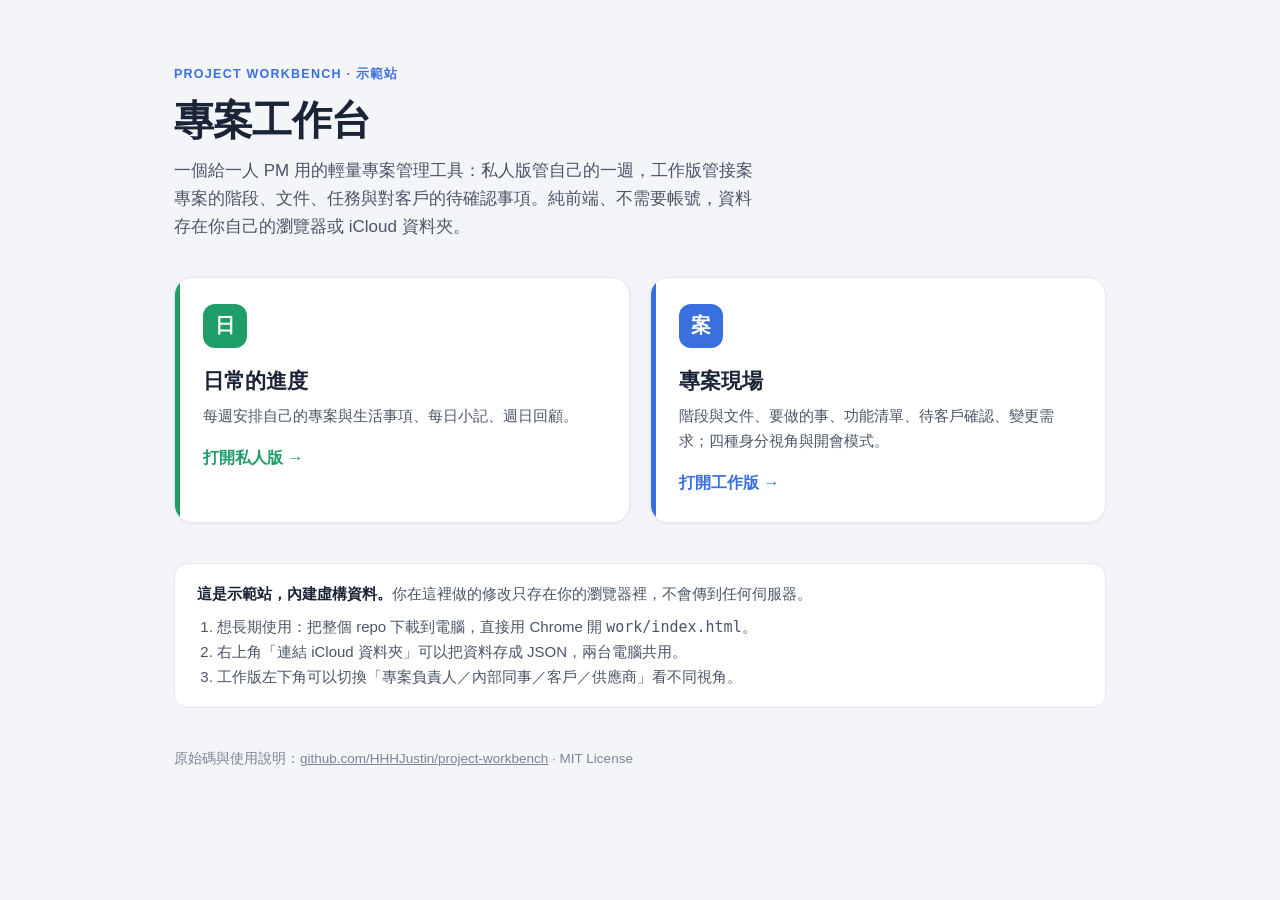
<file: index.html>
<!doctype html>
<html lang="zh-Hant">
<head>
<meta charset="utf-8">
<meta name="viewport" content="width=device-width, initial-scale=1">
<title>專案工作台</title>
<style>
:root{--bg:#f3f5f9;--card:#fff;--line:#e4e8ef;--ink:#1b2437;--ink-2:#4b5567;--ink-3:#7a8497;--green:#1f9d66;--blue:#3a6fe0;font-family:-apple-system,BlinkMacSystemFont,"PingFang TC","Noto Sans TC","Helvetica Neue",Arial,sans-serif;color:var(--ink);background:var(--bg);font-size:16px;line-height:1.65;-webkit-font-smoothing:antialiased}
*{box-sizing:border-box}body{margin:0}
main{max-width:980px;margin:0 auto;padding:64px 24px 80px}
.eyebrow{color:var(--blue);font-size:12.5px;font-weight:700;letter-spacing:.1em;text-transform:uppercase;margin:0 0 10px}
h1{font-size:clamp(28px,4vw,40px);letter-spacing:-.02em;margin:0 0 12px;line-height:1.25}
.lead{color:var(--ink-2);font-size:17px;max-width:62ch;margin:0 0 36px}
.cards{display:grid;grid-template-columns:1fr 1fr;gap:20px;margin-bottom:40px}
a.card{display:block;background:var(--card);border:1px solid var(--line);border-radius:18px;padding:26px 28px;text-decoration:none;color:inherit;box-shadow:0 1px 3px rgba(16,24,40,.06);transition:transform .2s,box-shadow .2s;position:relative;overflow:hidden}
a.card::before{content:"";position:absolute;left:0;top:0;bottom:0;width:5px;background:var(--c)}
a.card:hover{transform:translateY(-3px);box-shadow:0 10px 28px rgba(16,24,40,.1)}
.card .mark{width:44px;height:44px;border-radius:12px;display:grid;place-items:center;color:#fff;font-weight:700;font-size:20px;background:var(--c);margin-bottom:16px}
.card h2{margin:0 0 6px;font-size:21px}
.card p{margin:0;color:var(--ink-2);font-size:15px}
.card .go{display:inline-block;margin-top:16px;color:var(--c);font-weight:600}
.personal{--c:var(--green)}.work{--c:var(--blue)}
.note{background:var(--card);border:1px solid var(--line);border-radius:14px;padding:18px 22px;color:var(--ink-2);font-size:15px}
.note strong{color:var(--ink)}
.note ol{margin:8px 0 0;padding-left:20px}
footer{margin-top:40px;color:var(--ink-3);font-size:13.5px}
footer a{color:var(--ink-3)}
@media(max-width:640px){.cards{grid-template-columns:1fr}main{padding:40px 16px 60px}}
</style>
</head>
<body>
<main>
  <p class="eyebrow">Project Workbench · 示範站</p>
  <h1>專案工作台</h1>
  <p class="lead">一個給一人 PM 用的輕量專案管理工具：私人版管自己的一週，工作版管接案專案的階段、文件、任務與對客戶的待確認事項。純前端、不需要帳號，資料存在你自己的瀏覽器或 iCloud 資料夾。</p>

  <div class="cards">
    <a class="card personal" href="personal/index.html"><span class="mark">日</span><h2>日常的進度</h2><p>每週安排自己的專案與生活事項、每日小記、週日回顧。</p><span class="go">打開私人版 →</span></a>
    <a class="card work" href="work/index.html"><span class="mark">案</span><h2>專案現場</h2><p>階段與文件、要做的事、功能清單、待客戶確認、變更需求；四種身分視角與開會模式。</p><span class="go">打開工作版 →</span></a>
  </div>

  <div class="note">
    <strong>這是示範站，內建虛構資料。</strong>你在這裡做的修改只存在你的瀏覽器裡，不會傳到任何伺服器。
    <ol>
      <li>想長期使用：把整個 repo 下載到電腦，直接用 Chrome 開 <code>work/index.html</code>。</li>
      <li>右上角「連結 iCloud 資料夾」可以把資料存成 JSON，兩台電腦共用。</li>
      <li>工作版左下角可以切換「專案負責人／內部同事／客戶／供應商」看不同視角。</li>
    </ol>
  </div>

  <footer>原始碼與使用說明：<a href="https://github.com/HHHJustin/project-workbench">github.com/HHHJustin/project-workbench</a> · MIT License</footer>
</main>
</body>
</html>
</file>
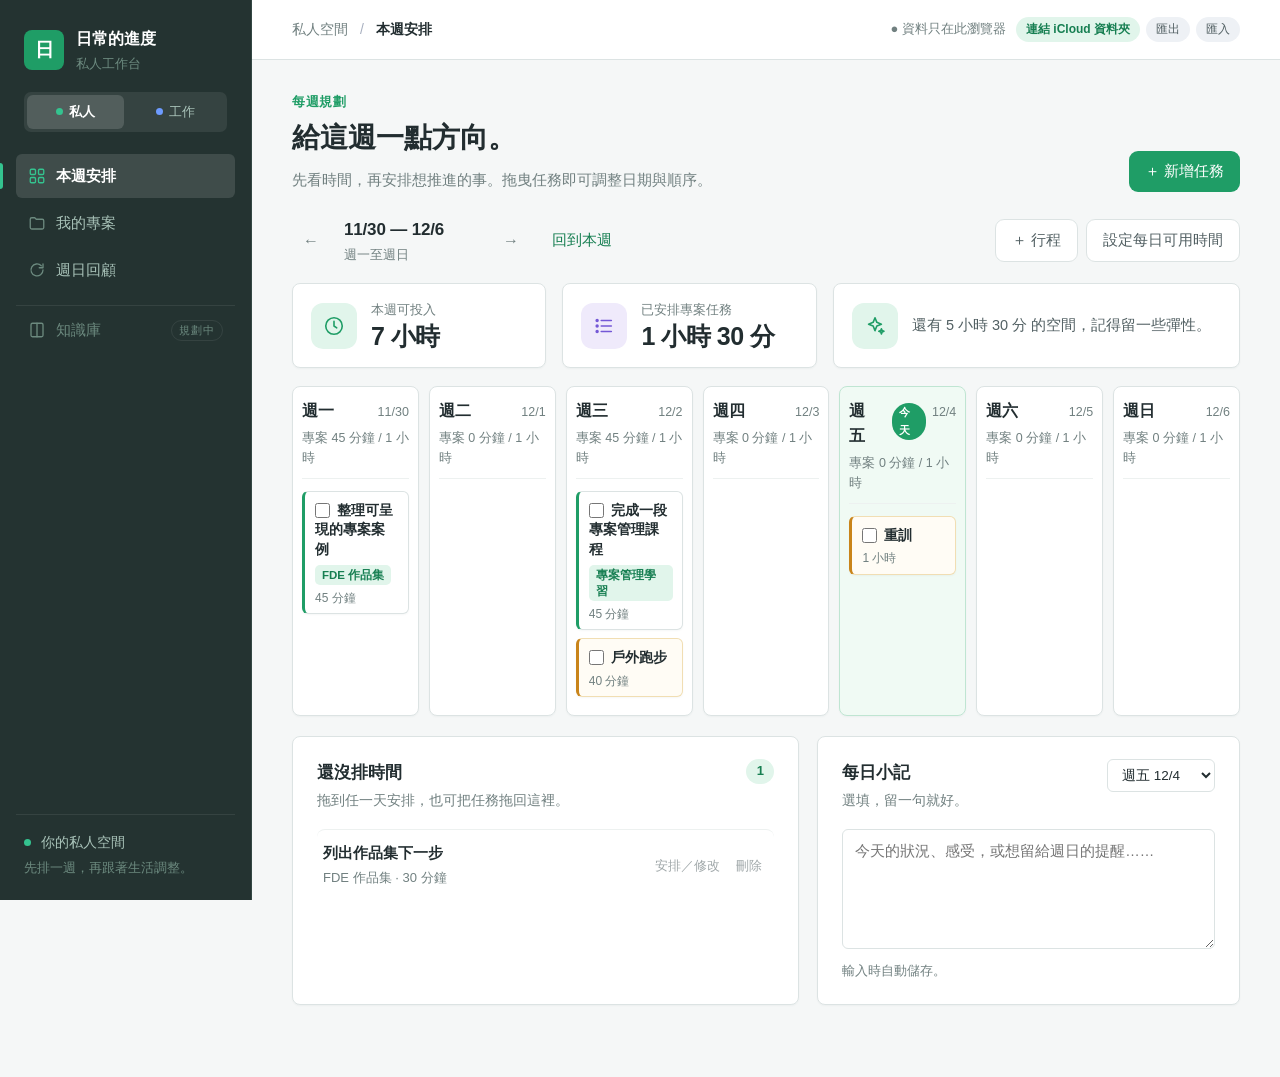
<file: personal/index.html>
<!doctype html>
<html lang="zh-Hant"><head><meta charset="utf-8"><meta name="viewport" content="width=device-width, initial-scale=1"><title>日常的進度｜私人工作台</title><link rel="preconnect" href="https://fonts.googleapis.com"><link rel="preconnect" href="https://fonts.gstatic.com" crossorigin><link rel="stylesheet" href="style.css"><link rel="stylesheet" href="../shared/visual.css"></head>
<body><div class="app"><aside class="sidebar"><div class="brand"><span class="brand-mark">日</span><div><strong>日常的進度</strong><small>私人工作台</small></div></div><div class="workspace" role="group" aria-label="切換工作區"><a href="../personal/index.html" class="ws active" aria-current="page"><span class="ws-dot ws-dot-personal"></span>私人</a><a href="../work/index.html" class="ws"><span class="ws-dot ws-dot-work"></span>工作</a></div><nav aria-label="主要導覽"><button data-view="week" class="nav active"><svg viewBox="0 0 24 24"><rect x="3" y="3" width="7" height="7" rx="1.5"/><rect x="14" y="3" width="7" height="7" rx="1.5"/><rect x="3" y="14" width="7" height="7" rx="1.5"/><rect x="14" y="14" width="7" height="7" rx="1.5"/></svg> 本週安排</button><button data-view="projects" class="nav"><svg viewBox="0 0 24 24"><path d="M3 7a2 2 0 0 1 2-2h4l2 2h8a2 2 0 0 1 2 2v9a2 2 0 0 1-2 2H5a2 2 0 0 1-2-2z"/></svg> 我的專案</button><button data-view="review" class="nav"><svg viewBox="0 0 24 24"><path d="M20 12a8 8 0 1 1-2.3-5.7"/><path d="M20 4v5h-5"/></svg> 週日回顧</button><button type="button" class="nav soon" disabled title="規劃中：來源可能是第二大腦，放私人或工作、要不要分開都還沒決定"><svg viewBox="0 0 24 24"><path d="M4 5a2 2 0 0 1 2-2h6v18H6a2 2 0 0 1-2-2z"/><path d="M12 3h6a2 2 0 0 1 2 2v14a2 2 0 0 1-2 2h-6"/></svg> 知識庫<small>規劃中</small></button></nav><div class="sidebar-note"><span class="dot"></span> 你的私人空間<br><small>先排一週，再跟著生活調整。</small></div></aside>
<main><header><span>私人空間 <b>/</b> <span id="breadcrumb">本週安排</span></span><span id="store-status" class="local">● 資料只在此瀏覽器</span></header><div class="content">
<section id="week-view" class="view"><div class="title-row"><div><p class="eyebrow">每週規劃</p><h1>給這週一點方向。</h1><p class="subtitle">先看時間，再安排想推進的事。拖曳任務即可調整日期與順序。</p></div><button class="primary" id="add-task">＋ 新增任務</button></div>
<div class="week-controls"><div class="week-nav"><button class="icon" id="prev-week" aria-label="上一週">←</button><div><strong id="week-label"></strong><small>週一至週日</small></div><button class="icon" id="next-week" aria-label="下一週">→</button><button class="text-button" id="this-week">回到本週</button></div><div class="week-actions"><button class="outline" id="add-event">＋ 行程</button><button class="outline" id="capacity-button">設定每日可用時間</button></div></div>
<div class="kpis"><div class="kpi"><span class="kpi-icon"><svg viewBox="0 0 24 24"><circle cx="12" cy="12" r="9"/><path d="M12 7v5l3 2"/></svg></span><div><span>本週可投入</span><strong id="available-total"></strong></div></div><div class="kpi"><span class="kpi-icon purple"><svg viewBox="0 0 24 24"><path d="M9 6h11M9 12h11M9 18h11"/><circle cx="4.5" cy="6" r="1"/><circle cx="4.5" cy="12" r="1"/><circle cx="4.5" cy="18" r="1"/></svg></span><div><span>已安排專案任務</span><strong id="planned-total"></strong></div></div><div class="kpi message"><span class="kpi-icon green"><svg viewBox="0 0 24 24"><path d="M12 3l2 5 5 2-5 2-2 5-2-5-5-2 5-2z"/><path d="M19 15l.8 2 2 .8-2 .8-.8 2-.8-2-2-.8 2-.8z"/></svg></span><div id="load-message"></div></div></div>
<div class="week-grid" id="week-grid"></div><div class="lower"><div class="panel"><div class="section-title"><div><h2>還沒排時間</h2><p>拖到任一天安排，也可把任務拖回這裡。</p></div><span id="backlog-count" class="count"></span></div><div id="backlog" data-drop-date=""></div></div><div class="panel note-panel"><div class="section-title"><div><h2>每日小記</h2><p>選填，留一句就好。</p></div><select id="note-day" aria-label="選擇紀錄日期"></select></div><textarea id="daily-note" placeholder="今天的狀況、感受，或想留給週日的提醒……"></textarea><span id="note-status" class="hint">輸入時自動儲存。</span></div></div></section>
<section id="projects-view" class="view" hidden><div class="title-row"><div><p class="eyebrow">專案全貌</p><h1>想做的事，慢慢完成。</h1><p class="subtitle">先定義想抵達的地方，再拆成可執行的任務。</p></div><button class="primary" id="add-project">＋ 新增專案</button></div><div id="projects-list" class="projects"></div></section>
<section id="review-view" class="view" hidden><div class="title-row"><div><p class="eyebrow">給自己的 30 分鐘</p><h1>週日，重新整理。</h1><p class="subtitle">完成的先收下，未完成的留在這裡，由你決定下一步。</p></div></div><div class="review-grid"><div class="panel"><div class="section-title"><div><h2>尚未完成的安排</h2><p>列出選定週及更早的未完成任務，不會自動順延。</p></div></div><div id="review-list"></div></div><div class="panel"><h2>這週的紀錄</h2><p class="subtitle small-text">回顧選定週的每日小記。</p><div id="review-notes"></div></div></div></section>
</div></main></div>
<dialog id="task-dialog"><form id="task-form"><div class="dialog-head"><div><p class="eyebrow">加入計畫</p><h2 id="task-title">新增任務</h2></div><button type="button" class="icon close" aria-label="關閉">✕</button></div><label>任務名稱<input id="task-name" required maxlength="80" placeholder="例如：整理作品集案例"></label><div class="form-grid"><label>所屬專案<select id="task-project"></select></label><label>類型<select id="task-kind"><option value="project">專案</option><option value="life">生活／運動</option></select></label><label>安排日期<input type="date" id="task-date"></label><label>預估時間（分鐘）<input id="task-minutes" type="number" min="0" max="1440" step="1" value="30" required></label><label>開始時間<input id="task-start" type="time"></label><label>結束時間<input id="task-end" type="time"></label></div><p class="hint">開始及結束時間皆可留空；填寫兩者會自動計算時間。生活事項不計入專案可用時間。</p><p id="task-time-error" class="time-error" role="alert"></p><div class="dialog-actions"><button type="button" class="outline close">取消</button><button class="primary" type="submit">儲存任務</button></div></form></dialog>
<dialog id="project-dialog"><form id="project-form"><div class="dialog-head"><div><p class="eyebrow">建立方向</p><h2 id="project-title">新增專案</h2></div><button type="button" class="icon close" aria-label="關閉">✕</button></div><label>專案名稱<input id="project-name" required maxlength="80"></label><label>專案目標<textarea id="project-goal" placeholder="這個專案希望達成什麼？"></textarea></label><label>預計完成日期<input type="date" id="project-due"></label><div class="dialog-actions"><button type="button" class="outline close">取消</button><button class="primary" type="submit">儲存專案</button></div></form></dialog>
<dialog id="event-dialog"><form id="event-form"><div class="dialog-head"><div><p class="eyebrow">日常行程</p><h2 id="event-title">新增行程</h2></div><button type="button" class="icon close" aria-label="關閉">✕</button></div><label>名稱<input id="ev-name" required maxlength="40" placeholder="例如：回老家"></label><div class="form-grid"><label>開始日<input type="date" id="ev-start" required></label><label>結束日（一天可留空）<input type="date" id="ev-end"></label></div><label>類型<select id="ev-kind"><option value="trip">外出／返鄉</option><option value="important">重要事項</option><option value="rest">休假／休息</option></select></label><label class="check-line"><input type="checkbox" id="ev-block"> 這幾天不排專案（可用時間算成 0）</label><p class="hint">行程會顯示在週曆每一天的最上方，點一下可以修改。</p><div class="dialog-actions"><button type="button" class="text-button danger" id="ev-delete">刪除</button><span class="spacer"></span><button type="button" class="outline close">取消</button><button class="primary">儲存</button></div></form></dialog>
<dialog id="capacity-dialog"><form id="capacity-form"><div class="dialog-head"><div><p class="eyebrow">預留空間</p><h2>每天能投入專案多久？</h2></div><button type="button" class="icon close" aria-label="關閉">✕</button></div><p class="hint">先考慮行程、家事、運動與休息，再填可投入專案的時間。</p><div id="capacity-fields"></div><div class="dialog-actions"><button type="button" class="outline close">取消</button><button class="primary">儲存時間</button></div></form></dialog>
<script src="../shared/storage.js"></script><script src="app.js"></script></body></html>
</file>
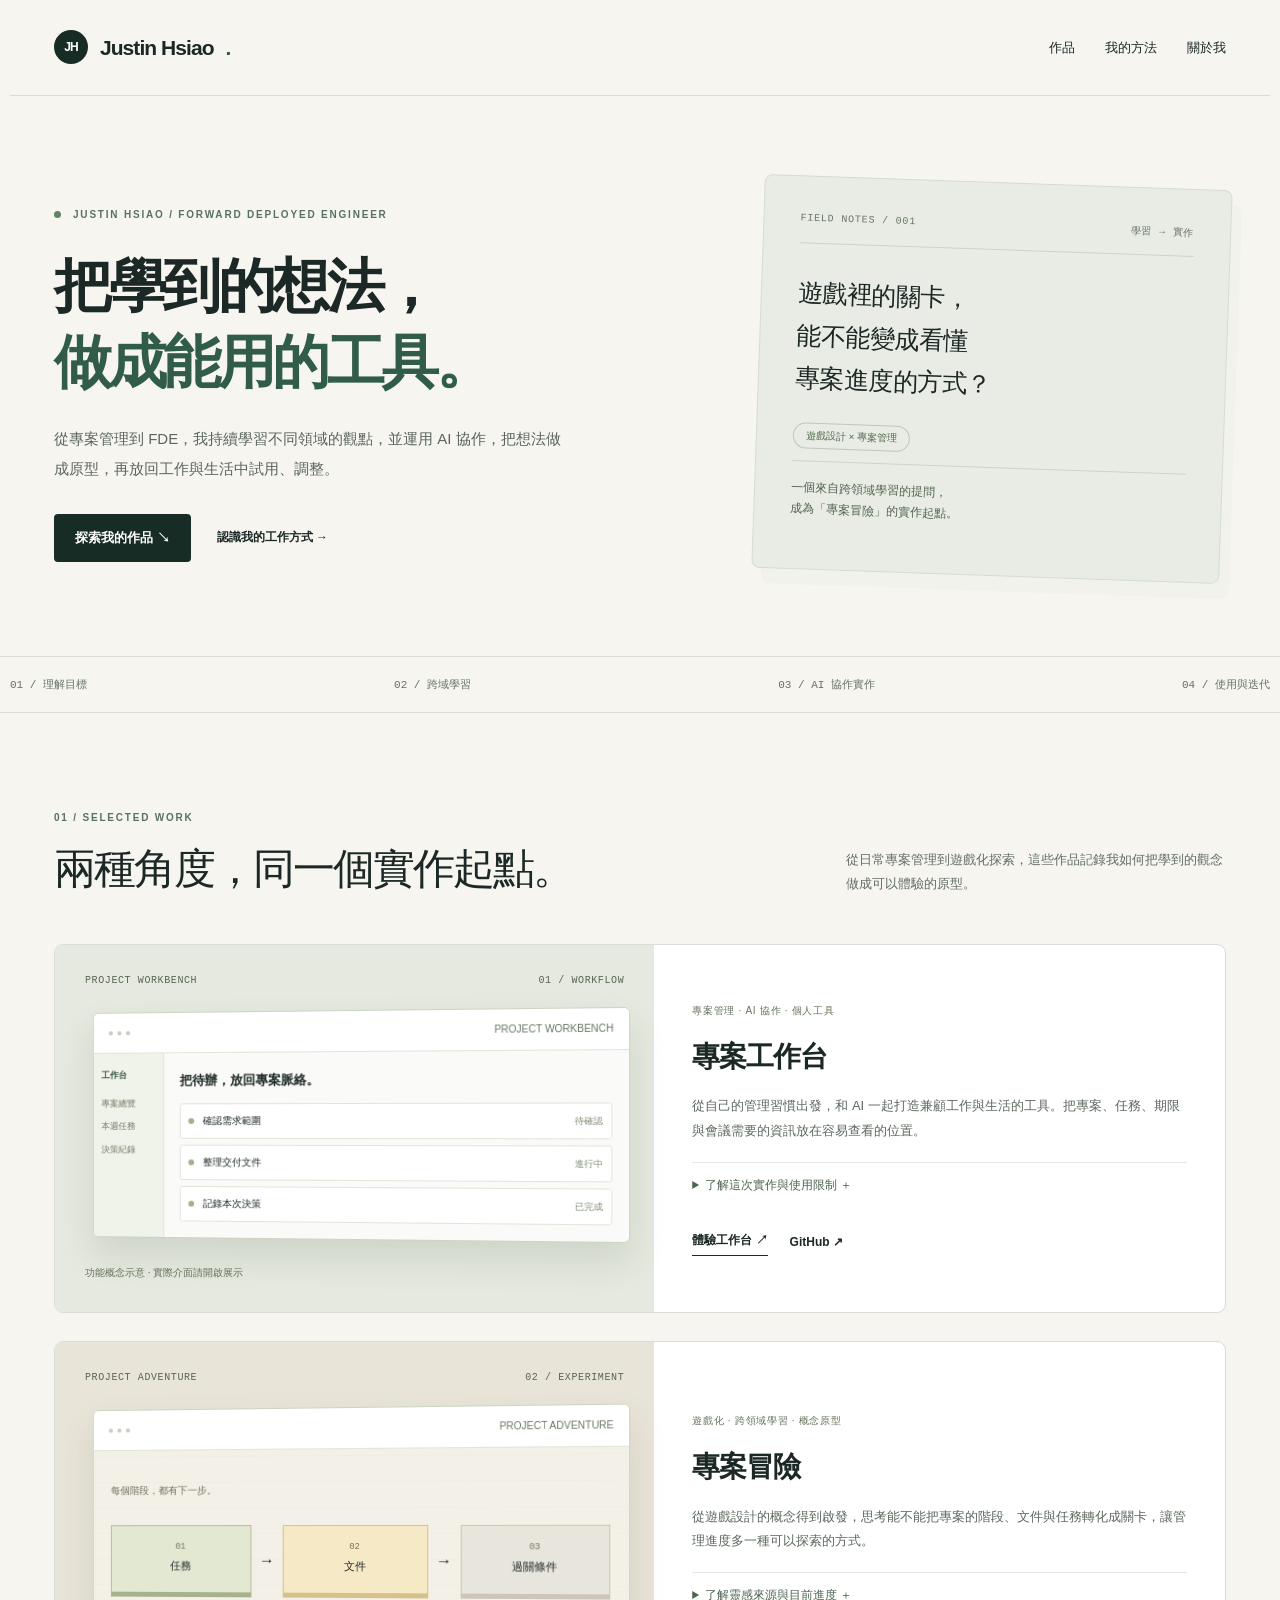
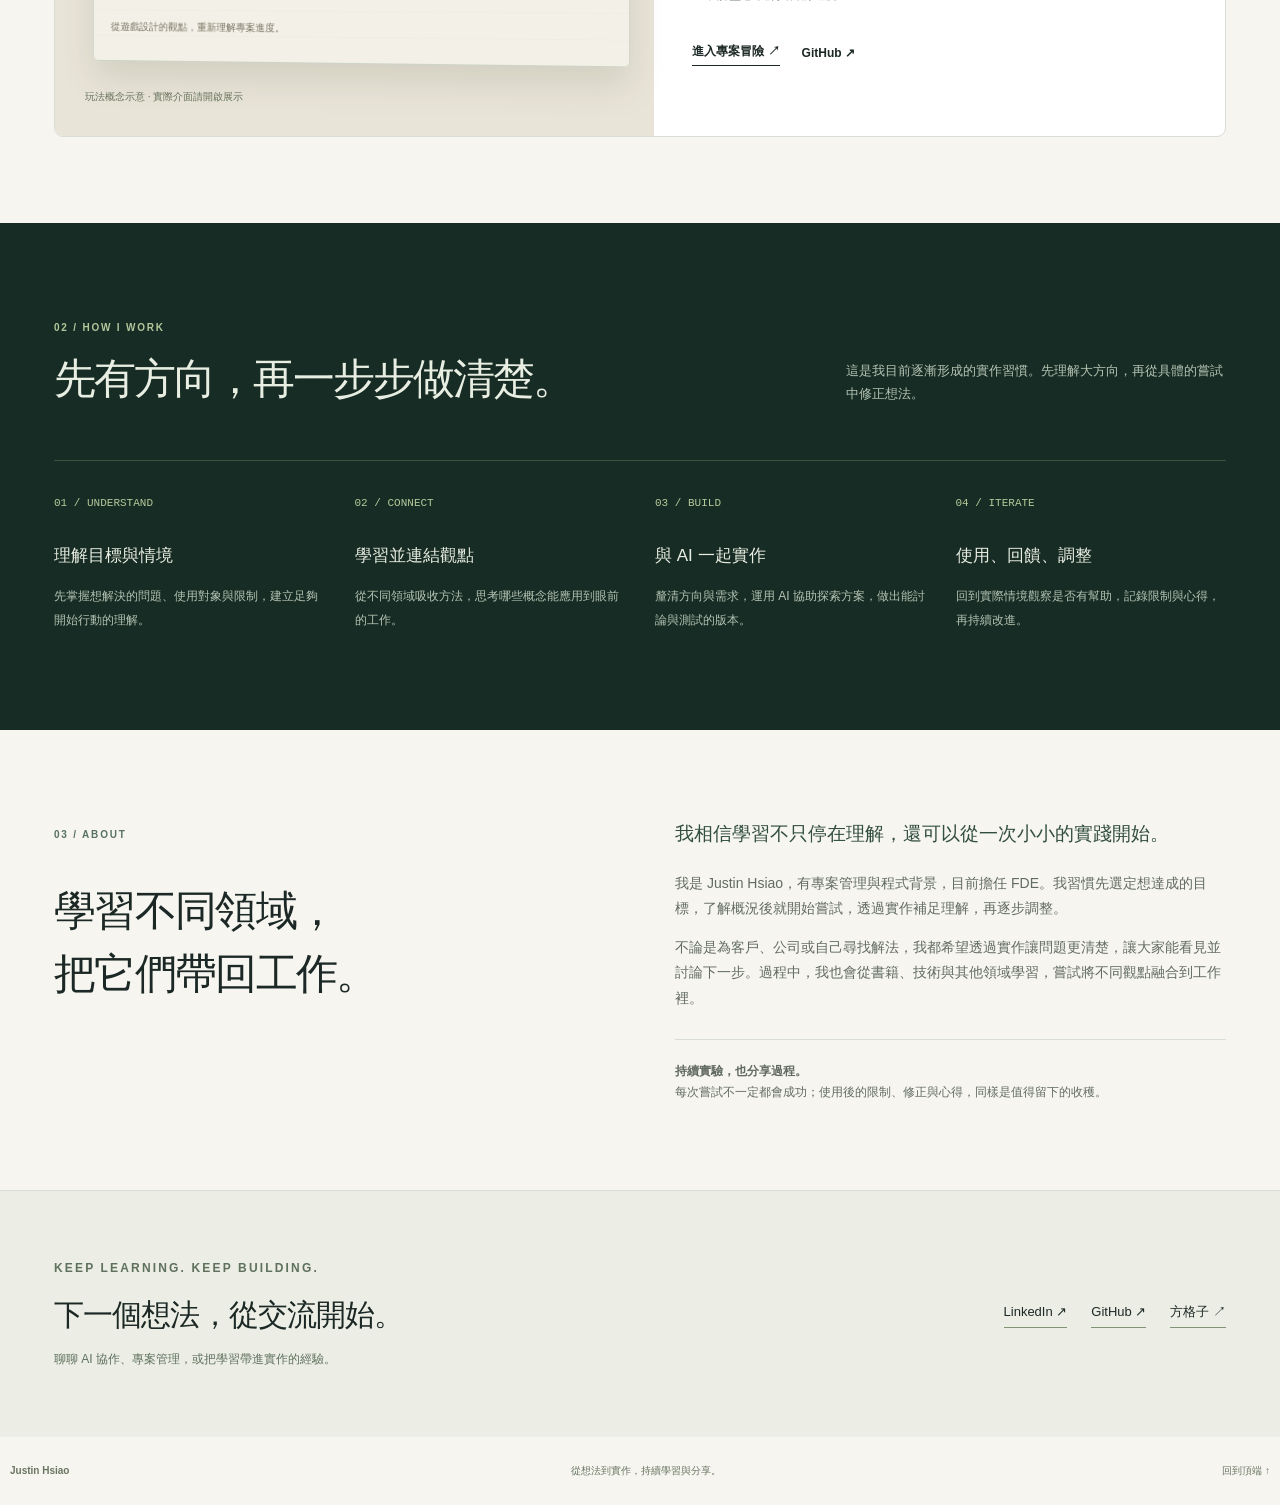
<file: portfolio/index.html>
<!doctype html>
<html lang="zh-Hant"><head><meta charset="utf-8"><meta name="viewport" content="width=device-width,initial-scale=1"><meta name="description" content="Justin Hsiao 的個人作品集：從跨領域學習出發，運用 AI 將想法變成可以使用的工具。"><meta name="referrer" content="no-referrer"><meta http-equiv="Content-Security-Policy" content="default-src 'none'; style-src 'unsafe-inline'; img-src 'self' data:; base-uri 'none'; form-action 'none'"><meta name="theme-color" content="#12241f"><title>Justin Hsiao｜從想法到實作</title><style>
:root{--ink:#1c2825;--muted:#626d66;--paper:#f6f5f0;--accent:#315c49;--line:#d8ddd5;--dark:#172c24}*{box-sizing:border-box}html{scroll-behavior:smooth;scroll-padding-top:100px}body{margin:0;background:var(--paper);color:var(--ink);font-family:-apple-system,BlinkMacSystemFont,"Noto Sans TC","Microsoft JhengHei",sans-serif;line-height:1.8}a{color:inherit;text-decoration:none}a:focus-visible,summary:focus-visible{outline:3px solid #946e37;outline-offset:5px}a{transition:color .2s,background .2s,transform .2s}a:hover{color:var(--accent)}.wrap{max-width:1260px;margin:auto;padding:0 44px}.nav{display:flex;height:96px;align-items:center;justify-content:space-between;border-bottom:1px solid var(--line)}.brand{font-size:21px;font-weight:750;letter-spacing:-.045em;display:flex;align-items:center;gap:12px}.brand:before{content:'JH';font-size:12px;background:var(--dark);color:white;display:grid;place-items:center;width:34px;height:34px;border-radius:50%;letter-spacing:-.07em}.brand span{color:var(--accent)}.nav-links{display:flex;gap:30px;font-size:13px}.nav-links a:hover{text-decoration:underline;text-underline-offset:7px}.hero{padding-top:86px;padding-bottom:80px;display:grid;grid-template-columns:1.35fr 1fr;gap:72px;align-items:center}.eyebrow{font-size:10px;letter-spacing:.18em;font-weight:700;color:#587260}.hero .eyebrow:before{content:'';display:inline-block;width:7px;height:7px;background:#628565;border-radius:50%;margin-right:12px}.hero h1{font-size:clamp(40px,4.5vw,64px);font-weight:650;letter-spacing:-.06em;line-height:1.32;margin:24px 0}.hero h1 em{font-style:normal;color:var(--accent)}.hero-copy{max-width:520px;color:#5b655e;font-size:15px;line-height:2}.actions{display:flex;gap:26px;align-items:center;margin-top:30px;flex-wrap:wrap}.btn{display:inline-flex;background:var(--dark);color:#fff;padding:12px 21px;border-radius:4px;font-size:13px;font-weight:650;gap:30px}.btn:hover{background:#315c49;color:white;transform:translateY(-2px)}.textlink{font-size:12px;font-weight:600}.hero-card{position:relative;padding:36px;background:#e8ece4;border:1px solid #d4ddcf;min-height:338px;border-radius:8px;transform:rotate(2deg);box-shadow:10px 15px 0 #dfe5d830}.note-top{display:flex;justify-content:space-between;color:#677561;font:10px monospace;letter-spacing:.08em;border-bottom:1px solid #cbd5c4;padding-bottom:16px}.hero-card h2{font-size:25px;line-height:1.7;font-weight:550;letter-spacing:-.02em;margin:28px 0 20px}.hero-card .note-foot{font-size:12px;border-top:1px solid #cbd5c4;padding-top:16px;color:#53664f}.note-label{display:inline-block;border-radius:20px;border:1px solid #bdc9b6;padding:3px 12px;font-size:10px;color:#52674d}.strip{border-top:1px solid var(--line);border-bottom:1px solid var(--line)}.strip-inner{display:flex;justify-content:space-between;padding:20px 0;font:11px monospace;color:#657268;gap:20px}.section{padding:86px 0}.section-head{display:flex;justify-content:space-between;align-items:end;gap:40px;margin-bottom:36px}.section-head h2{font-size:clamp(29px,3.3vw,43px);font-weight:550;letter-spacing:-.05em;line-height:1.5;margin:8px 0}.section-head>p{max-width:380px;color:var(--muted);font-size:13px}.works{display:flex;flex-direction:column;gap:28px}.card{display:grid;grid-template-columns:1.05fr 1fr;border:1px solid var(--line);border-radius:9px;overflow:hidden;background:#fff}.visual{background:#e5e9df;min-height:355px;padding:30px;display:flex;flex-direction:column;justify-content:space-between;gap:24px}.visual.game{background:#e9e4d8}.visual-top{font:10px monospace;letter-spacing:.06em;display:flex;justify-content:space-between;gap:12px;color:#586650}.preview-window{background:#fafbf8;border:1px solid #ccd4c5;border-radius:6px;box-shadow:0 18px 35px #344b2520;overflow:hidden;transform:perspective(900px) rotateY(-5deg);transition:transform .3s}.card:hover .preview-window{transform:perspective(900px) rotateY(0)}.window-bar{padding:11px 15px;background:white;border-bottom:1px solid #e0e5da;font-size:10px;display:flex;justify-content:space-between;color:#697760}.dots{letter-spacing:3px;color:#c7cfbf}.board{display:grid;grid-template-columns:74px 1fr;min-height:183px}.board-side{border-right:1px solid #e0e5da;padding:14px 8px;font-size:9px;color:#6e7b65;background:#eff3e9}.board-side b{display:block;color:#3c5743;margin-bottom:13px}.board-side span{display:block;margin:7px 0}.board-main{padding:16px}.board-main strong{font-size:13px;display:block;margin-bottom:12px}.task{display:flex;align-items:center;gap:9px;background:#fff;border:1px solid #e0e5da;border-radius:3px;padding:8px;margin-top:6px;font-size:10px}.task span{margin-left:auto;color:#7d896f;font-size:9px}.task i{width:6px;height:6px;background:#9eb28c;border-radius:50%}.caption{font-size:10px;color:#66725b;margin:0}.quest{padding:25px 18px;background:repeating-linear-gradient(0deg,transparent,transparent 25px,#d4d0c430 26px),#f3f0e7;min-height:183px}.quest-title{font:10px monospace;color:#716d5f}.rooms{display:flex;align-items:center;gap:8px;margin:22px 0}.room{flex:1;text-align:center;padding:16px 4px;border:1px solid #b8bc9c;background:#e3e8d3;font-size:11px;border-bottom:5px solid #a5b28d}.room:nth-of-type(2){background:#f6e9c6;border-color:#d7c18b}.room:last-child{background:#e8e5dc;border-color:#cbc6b9}.room small{font:9px monospace;display:block;color:#6e7560;margin-bottom:5px}.quest p{font-size:10px;color:#767261;margin:0}.body{padding:32px 38px;display:flex;flex-direction:column;justify-content:center}.meta{font-size:10px;letter-spacing:.07em;color:#64735b}.body h3{font-size:28px;letter-spacing:-.035em;margin:12px 0;font-weight:600}.body p{font-size:13px;color:#5d685e;line-height:1.9;margin:0 0 18px}.body .detail{font-size:11px;border-top:1px solid #e5e8df;padding-top:14px;color:#75806f}.links{display:flex;gap:22px;align-items:center;font-size:12px;font-weight:650;flex-wrap:wrap}.links a:first-child{border-bottom:1px solid;padding-bottom:3px}details{border-top:1px solid #e5e8df;margin:0 0 22px;font-size:12px}summary{cursor:pointer;padding:12px 0;font-size:12px;color:#4d644f}details p{font-size:12px!important}.process{background:var(--dark);color:#e9eee3}.process .eyebrow{color:#b3c69c}.process .section-head>p{color:#b5c3b4}.steps{display:grid;grid-template-columns:repeat(4,1fr);border-top:1px solid #405343;margin-top:42px;gap:30px}.step{padding-top:26px}.step b{font:11px monospace;color:#b5c99a}.step h3{font-size:17px;font-weight:500;margin:25px 0 12px}.step p{font-size:12px;color:#b5c3b4;line-height:2}.thinking{display:grid;grid-template-columns:1fr 1fr;gap:70px}.thinking h2{font-size:clamp(29px,3.3vw,43px);line-height:1.5;font-weight:550;letter-spacing:-.04em}.thinking .copy{font-size:14px;color:#626b62}.quote{font-size:19px;line-height:1.9;color:#324e3d;margin-top:0}.notes{border-top:1px solid var(--line);padding-top:21px;margin-top:28px;font-size:12px}.contact{border-top:1px solid var(--line);padding:55px 0;background:#eceee5}.contact-inner{display:flex;justify-content:space-between;align-items:center;gap:32px}.contact h2{font-size:30px;font-weight:550;line-height:1.5;letter-spacing:-.03em;margin:8px 0}.contact p{color:#5f705d;font-size:12px}.contact-links{display:flex;gap:24px;font-size:13px}.contact a{border-bottom:1px solid #819475;padding-bottom:3px}.footer{display:flex;justify-content:space-between;padding:25px 0;gap:20px;font-size:10px;color:#697561}.skip{position:absolute;top:-100px;left:15px;background:white;padding:12px;z-index:10}.skip:focus{top:10px}@media(max-width:900px){.wrap{padding-left:26px;padding-right:26px}.hero{gap:30px}.hero-card{padding:24px}.hero-card h2{font-size:21px}.body{padding:26px}.visual{padding:22px}.thinking{gap:40px}}@media(max-width:650px){html{scroll-padding-top:20px}.wrap{padding-left:22px;padding-right:22px}.nav{height:78px}.brand{font-size:17px;gap:8px}.brand:before{width:27px;height:27px;font-size:10px}.nav-links{gap:17px;font-size:11px}.nav-links a:last-child{display:none}.hero{grid-template-columns:1fr;padding-top:48px;padding-bottom:45px;gap:38px}.hero h1{font-size:41px}.hero-copy{font-size:14px}.hero-card{min-height:250px;transform:none}.hero-card h2{margin:20px 0;font-size:23px}.strip-inner{display:grid;grid-template-columns:1fr 1fr;gap:12px;font-size:10px}.section{padding:55px 0}.section-head{display:block;margin-bottom:26px}.section-head>p{font-size:13px}.card{grid-template-columns:1fr}.visual{min-height:290px}.body{padding:26px}.steps{grid-template-columns:1fr 1fr;gap:25px}.step h3{font-size:16px;margin-top:18px}.thinking{grid-template-columns:1fr;gap:20px}.thinking h2{margin-top:10px}.contact-inner{display:block}.contact-links{margin-top:25px}.contact{padding:36px 0}.footer{flex-wrap:wrap;gap:10px}.footer span{width:100%;order:3}.footer a{margin-left:auto}}@media(prefers-reduced-motion:reduce){html{scroll-behavior:auto}*{transition:none!important}.preview-window{transform:none!important}}
</style></head><body><a class="skip" href="#main-content">跳至主要內容</a><header class="wrap nav"><a class="brand" href="#top">Justin Hsiao<span>.</span></a><nav class="nav-links" aria-label="主要選單"><a href="#work">作品</a><a href="#approach">我的方法</a><a href="#about">關於我</a></nav></header><main id="top"><span id="main-content"></span><section class="wrap hero"><div><p class="eyebrow">JUSTIN HSIAO / FORWARD DEPLOYED ENGINEER</p><h1>把學到的想法，<br><em>做成能用的工具。</em></h1><p class="hero-copy">從專案管理到 FDE，我持續學習不同領域的觀點，並運用 AI 協作，把想法做成原型，再放回工作與生活中試用、調整。</p><div class="actions"><a class="btn" href="#work">探索我的作品 ↘</a><a class="textlink" href="#approach">認識我的工作方式 →</a></div></div><aside class="hero-card"><div class="note-top"><span>FIELD NOTES / 001</span><span>學習 → 實作</span></div><h2>遊戲裡的關卡，<br>能不能變成看懂<br>專案進度的方式？</h2><span class="note-label">遊戲設計 × 專案管理</span><p class="note-foot">一個來自跨領域學習的提問，<br>成為「專案冒險」的實作起點。</p></aside></section><div class="strip"><div class="wrap strip-inner"><span>01 / 理解目標</span><span>02 / 跨域學習</span><span>03 / AI 協作實作</span><span>04 / 使用與迭代</span></div></div><section id="work" class="section"><div class="wrap"><div class="section-head"><div><p class="eyebrow">01 / SELECTED WORK</p><h2>兩種角度，同一個實作起點。</h2></div><p>從日常專案管理到遊戲化探索，這些作品記錄我如何把學到的觀念做成可以體驗的原型。</p></div><div class="works"><article class="card"><div class="visual"><div class="visual-top"><span>PROJECT WORKBENCH</span><span>01 / WORKFLOW</span></div><div class="preview-window" aria-hidden="true"><div class="window-bar"><span class="dots">●●●</span><span>PROJECT WORKBENCH</span></div><div class="board"><div class="board-side"><b>工作台</b><span>專案總覽</span><span>本週任務</span><span>決策紀錄</span></div><div class="board-main"><strong>把待辦，放回專案脈絡。</strong><div class="task"><i></i>確認需求範圍<span>待確認</span></div><div class="task"><i></i>整理交付文件<span>進行中</span></div><div class="task"><i></i>記錄本次決策<span>已完成</span></div></div></div></div><p class="caption">功能概念示意 · 實際介面請開啟展示</p></div><div class="body"><span class="meta">專案管理 · AI 協作 · 個人工具</span><h3>專案工作台</h3><p>從自己的管理習慣出發，和 AI 一起打造兼顧工作與生活的工具。把專案、任務、期限與會議需要的資訊放在容易查看的位置。</p><details><summary>了解這次實作與使用限制 ＋</summary><p>我負責需求與使用情境的思考，與 AI 一起實作，再依自己的使用經驗調整。工作版整理專案階段、文件與任務；私人版用來安排一週。</p><p>展示使用虛構資料。目前以個人使用為主，角色切換只是畫面視角，不代表真正的帳號權限。</p></details><div class="links"><a href="https://hhhjustin.github.io/project-workbench/" target="_blank" rel="noopener noreferrer">體驗工作台 ↗</a><a href="https://github.com/HHHJustin/project-workbench" target="_blank" rel="noopener noreferrer">GitHub ↗</a></div></div></article><article class="card"><div class="visual game"><div class="visual-top"><span>PROJECT ADVENTURE</span><span>02 / EXPERIMENT</span></div><div class="preview-window" aria-hidden="true"><div class="window-bar"><span class="dots">●●●</span><span>PROJECT ADVENTURE</span></div><div class="quest"><span class="quest-title">每個階段，都有下一步。</span><div class="rooms"><div class="room"><small>01</small>任務</div><span>→</span><div class="room"><small>02</small>文件</div><span>→</span><div class="room"><small>03</small>過關條件</div></div><p>從遊戲設計的觀點，重新理解專案進度。</p></div></div><p class="caption">玩法概念示意 · 實際介面請開啟展示</p></div><div class="body"><span class="meta">遊戲化 · 跨領域學習 · 概念原型</span><h3>專案冒險</h3><p>從遊戲設計的概念得到啟發，思考能不能把專案的階段、文件與任務轉化成關卡，讓管理進度多一種可以探索的方式。</p><details><summary>了解靈感來源與目前進度 ＋</summary><p>這個想法來自我對遊戲設計的學習：參考關卡與推進條件的邏輯，再思考如何融合到專案管理，並與 AI 一起做出原型。</p><p>目前仍在試用，尚未證實遊戲化能改善管理成效。公開版本使用虛構資料，重點是呈現這次跨領域嘗試。</p></details><div class="links"><a href="https://hhhjustin.github.io/project-adventure/" target="_blank" rel="noopener noreferrer">進入專案冒險 ↗</a><a href="https://github.com/HHHJustin/project-adventure" target="_blank" rel="noopener noreferrer">GitHub ↗</a></div></div></article></div></div></section><section class="section process" id="approach"><div class="wrap"><div class="section-head"><div><p class="eyebrow">02 / HOW I WORK</p><h2>先有方向，再一步步做清楚。</h2></div><p>這是我目前逐漸形成的實作習慣。先理解大方向，再從具體的嘗試中修正想法。</p></div><div class="steps"><div class="step"><b>01 / UNDERSTAND</b><h3>理解目標與情境</h3><p>先掌握想解決的問題、使用對象與限制，建立足夠開始行動的理解。</p></div><div class="step"><b>02 / CONNECT</b><h3>學習並連結觀點</h3><p>從不同領域吸收方法，思考哪些概念能應用到眼前的工作。</p></div><div class="step"><b>03 / BUILD</b><h3>與 AI 一起實作</h3><p>釐清方向與需求，運用 AI 協助探索方案，做出能討論與測試的版本。</p></div><div class="step"><b>04 / ITERATE</b><h3>使用、回饋、調整</h3><p>回到實際情境觀察是否有幫助，記錄限制與心得，再持續改進。</p></div></div></div></section><section class="section" id="about"><div class="wrap thinking"><div><p class="eyebrow">03 / ABOUT</p><h2>學習不同領域，<br>把它們帶回工作。</h2></div><div class="copy"><p class="quote">我相信學習不只停在理解，還可以從一次小小的實踐開始。</p><p>我是 Justin Hsiao，有專案管理與程式背景，目前擔任 FDE。我習慣先選定想達成的目標，了解概況後就開始嘗試，透過實作補足理解，再逐步調整。</p><p>不論是為客戶、公司或自己尋找解法，我都希望透過實作讓問題更清楚，讓大家能看見並討論下一步。過程中，我也會從書籍、技術與其他領域學習，嘗試將不同觀點融合到工作裡。</p><div class="notes"><strong>持續實驗，也分享過程。</strong><br>每次嘗試不一定都會成功；使用後的限制、修正與心得，同樣是值得留下的收穫。</div></div></div></section><section class="contact"><div class="wrap contact-inner"><div><p class="eyebrow">KEEP LEARNING. KEEP BUILDING.</p><h2>下一個想法，從交流開始。</h2><p>聊聊 AI 協作、專案管理，或把學習帶進實作的經驗。</p></div><div class="contact-links"><a href="https://www.linkedin.com/in/justin-hsiao-330a35291/" target="_blank" rel="noopener noreferrer">LinkedIn ↗</a><a href="https://github.com/HHHJustin" target="_blank" rel="noopener noreferrer">GitHub ↗</a><a href="https://vocus.cc/salon/68d75335fd89780001f7e8d4" target="_blank" rel="noopener noreferrer">方格子 ↗</a></div></div></section></main><footer class="wrap footer"><strong>Justin Hsiao</strong><span>從想法到實作，持續學習與分享。</span><a href="#top">回到頂端 ↑</a></footer></body></html>
</file>
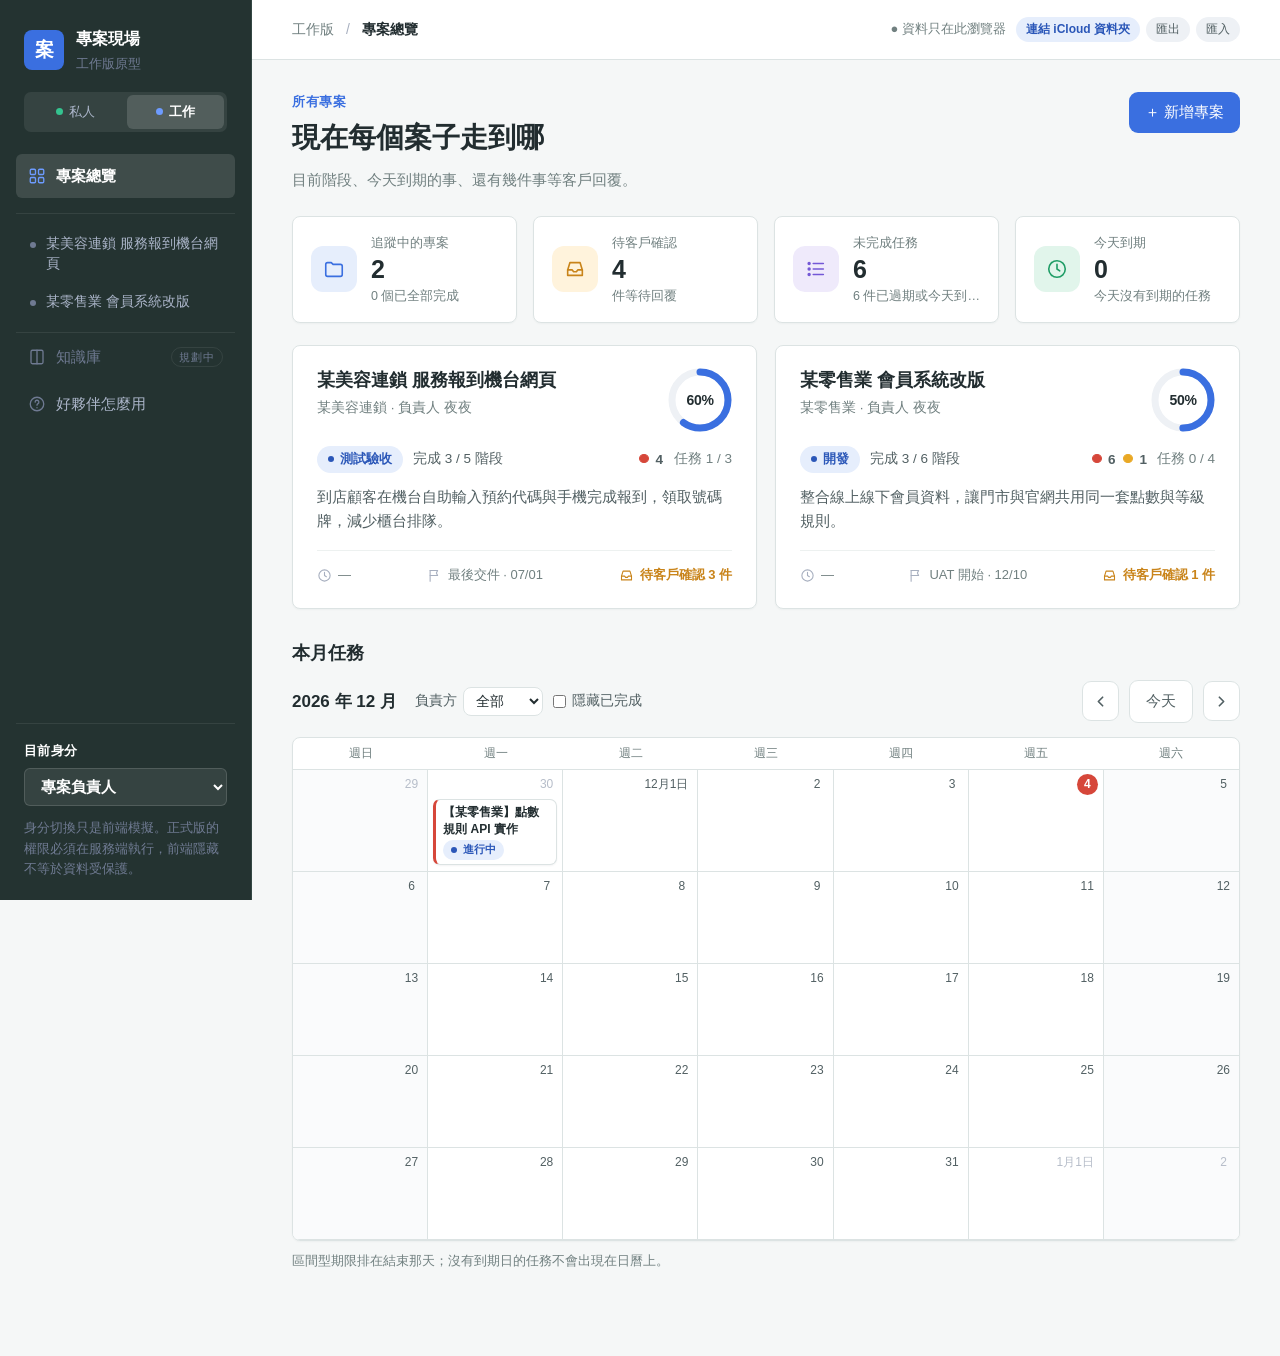
<file: work/index.html>
<!doctype html>
<html lang="zh-Hant">
<head>
<meta charset="utf-8">
<meta name="viewport" content="width=device-width, initial-scale=1">
<title>專案現場｜工作版原型</title>
<link rel="stylesheet" href="style.css">
<link rel="stylesheet" href="../shared/visual.css">
</head>
<body>
<div class="app">
  <aside class="sidebar">
    <div class="brand"><span class="brand-mark">案</span><div><strong>專案現場</strong><small>工作版原型</small></div></div>
    <div class="workspace" role="group" aria-label="切換工作區"><a href="../personal/index.html" class="ws"><span class="ws-dot ws-dot-personal"></span>私人</a><a href="../work/index.html" class="ws active" aria-current="page"><span class="ws-dot ws-dot-work"></span>工作</a></div>
    <nav aria-label="主要導覽">
      <button data-view="overview" class="nav active"><svg viewBox="0 0 24 24"><rect x="3" y="3" width="7" height="7" rx="1.5"/><rect x="14" y="3" width="7" height="7" rx="1.5"/><rect x="3" y="14" width="7" height="7" rx="1.5"/><rect x="14" y="14" width="7" height="7" rx="1.5"/></svg> 專案總覽</button>
      <div id="project-nav" class="project-nav"></div>
      <button type="button" class="nav soon" disabled title="規劃中：來源可能是第二大腦，放私人或工作、要不要分開都還沒決定"><svg viewBox="0 0 24 24"><path d="M4 5a2 2 0 0 1 2-2h6v18H6a2 2 0 0 1-2-2z"/><path d="M12 3h6a2 2 0 0 1 2 2v14a2 2 0 0 1-2 2h-6"/></svg> 知識庫<small>規劃中</small></button>
      <button type="button" class="nav" id="guide-btn"><svg viewBox="0 0 24 24"><circle cx="12" cy="12" r="9"/><path d="M9.5 9.5a2.5 2.5 0 1 1 3.5 2.3c-.7.4-1 .9-1 1.7M12 17h.01"/></svg> 好夥伴怎麼用</button>
    </nav>
    <div class="sidebar-note">
      <label>目前身分<select id="role" aria-label="切換身分">
        <option value="owner">專案負責人</option>
        <option value="member">內部同事</option>
        <option value="client">客戶</option>
        <option value="vendor">供應商</option>
      </select></label>
      <small>身分切換只是前端模擬。正式版的權限必須在服務端執行，前端隱藏不等於資料受保護。</small>
    </div>
  </aside>

  <main>
    <header><span>工作版 <b>/</b> <span id="breadcrumb">專案總覽</span></span><span class="header-right"><button type="button" id="inbox-btn" class="inbox-btn" hidden></button><span id="store-status" class="local">● 資料只在此瀏覽器</span></span></header>
    <div class="content">

      <section id="overview-view" class="view">
        <div class="title-row">
          <div><p class="eyebrow">所有專案</p><h1>現在每個案子走到哪</h1><p class="subtitle">目前階段、今天到期的事、還有幾件事等客戶回覆。</p></div>
          <button class="primary" id="add-project" data-need="owner">＋ 新增專案</button>
        </div>
        <div id="kpis" class="kpis"></div>
        <div id="projects-list" class="projects"></div>
        <section class="cal-section" aria-label="月曆">
          <h2 class="section-title">本月任務</h2>
        <div class="cal-bar">
          <strong id="cal-label"></strong>
          <label class="cal-filter">負責方<select id="cal-side"><option value="">全部</option><option value="internal">內部</option><option value="client">客戶</option><option value="vendor">供應商</option></select></label>
          <label class="cal-filter"><input type="checkbox" id="cal-hide-done"> 隱藏已完成</label>
          <span class="spacer"></span>
          <button class="outline cal-nav" data-cal-move="-1" aria-label="上個月"><svg viewBox="0 0 24 24"><path d="M15 18l-6-6 6-6"/></svg></button>
          <button class="outline" data-cal-move="0">今天</button>
          <button class="outline cal-nav" data-cal-move="1" aria-label="下個月"><svg viewBox="0 0 24 24"><path d="M9 6l6 6-6 6"/></svg></button>
        </div>
        <div class="cal" id="cal-grid"></div>
        <p class="cal-note">區間型期限排在結束那天；沒有到期日的任務不會出現在日曆上。</p>
        </section>
      </section>

      <section id="project-view" class="view" hidden>
        <div class="title-row">
          <div><p class="eyebrow" id="p-client"></p><div class="title-line"><button class="outline back-btn" data-view="overview" title="回到所有專案" aria-label="回到所有專案"><svg viewBox="0 0 24 24"><path d="M15 18l-6-6 6-6"/></svg></button><h1 id="p-name"></h1></div></div>
          <div class="title-actions"><button class="outline" id="meeting-toggle"><svg viewBox="0 0 24 24"><rect x="3" y="4" width="18" height="12" rx="2"/><path d="M8 20h8M12 16v4"/></svg> 開會模式</button><button class="outline" id="edit-project" data-need="owner">編輯基本資料</button></div>
        </div>
        <div class="facts" id="p-facts"></div>
        <div class="tabs" role="tablist">
          <button class="tab active" data-tab="summary">概況</button>
          <button class="tab" data-tab="stages">階段與文件</button>
          <button class="tab" data-tab="tracking">追蹤</button>
          <button class="tab" data-tab="specs" id="tab-btn-specs" hidden>規格</button>
        </div>

        <div id="tab-specs" class="tab-panel" hidden><div class="panel"><div class="section-title"><div><h2>規格進度</h2><p id="specs-note"></p></div></div><div id="specs-timeline"></div><div id="specs"></div></div></div>

        <div id="tab-summary" class="tab-panel">
          <div id="p-kpis" class="kpis"></div>
          <div class="two-col">
            <div class="panel"><h2>專案目標</h2><p id="p-goal" class="goal"></p>
              <div id="scope-block"><div class="scope"><div><h3>範圍內</h3><ul id="scope-in"></ul></div><div><h3>範圍外（另行報價）</h3><ul id="scope-out"></ul></div></div></div>
            </div>
            <div class="panel"><div class="section-title"><h2>里程碑</h2><button class="text-button" id="add-milestone" data-need="owner">＋ 里程碑</button></div><div id="milestones"></div></div>
          </div>
          <div class="panel" id="people-panel"><div class="section-title"><h2>協作對象</h2><span><button class="text-button" id="add-contact" data-need="owner">＋ 聯絡人</button><button class="text-button" id="add-person" data-need="owner">＋ 協作對象</button></span></div><div id="people"></div></div>
        </div>

        <div id="tab-stages" class="tab-panel" hidden>
          <div class="panel stepper-panel"><div class="stepper" id="stepper"></div></div>
          <div id="stage-detail"></div>
        </div>

        <div id="tab-tracking" class="tab-panel" hidden>
          <div class="panel" id="tasks-panel"><div class="section-title"><div><h2>任務 <span class="count" id="task-count"></span></h2><p>每項任務掛在一個階段下，並標記誰看得到。燈號：<span class="light red"></span>今天或已過期 <span class="light amber"></span>本週 <span class="light green"></span>還有時間 <span class="light none"></span>沒設期限</p></div><div class="task-tools"><select id="sprint-filter" class="mini-select" aria-label="依 Sprint 篩選" hidden></select><label class="toggle"><input type="checkbox" id="show-done"> 顯示已完成</label><button class="text-button" id="add-task" data-need="owner member">＋ 任務</button></div></div><div id="tasks"></div></div>
          <div class="two-col">
            <div class="panel" id="confirms-panel"><div class="section-title"><div><h2>待客戶確認</h2><p>卡住進度、等客戶回覆的事。</p></div><button class="text-button" data-add-item="confirm" data-need="owner member">＋ 待確認</button></div><div id="confirms"></div></div>
            <div class="panel" id="changes-panel"><div class="section-title"><div><h2>變更需求</h2><p>範圍外的需求在這裡追蹤報價狀態。</p></div><button class="text-button" data-add-item="change" data-need="owner member">＋ 變更</button></div><div id="changes"></div></div>
          </div>
          <div class="two-col">
            <div class="panel internal" id="decisions-panel"><div class="section-title"><div><h2>決策紀錄 <span class="badge">內部</span></h2><p>什麼時候、誰、決定了什麼。</p></div><button class="text-button" data-add-item="decision" data-need="owner member">＋ 決策</button></div><div id="decisions"></div></div>
            <div class="panel internal" id="risks-panel"><div class="section-title"><div><h2>風險與議題 <span class="badge">內部</span></h2><p>有需要才新增，不是每週必填。</p></div><button class="text-button" data-add-item="risk" data-need="owner member">＋ 風險</button></div><div id="risks"></div></div>
          </div>
        </div>
      </section>
    </div>
  </main>
</div>

<div id="meeting-view" class="meeting" hidden></div>

<dialog id="inbox-dialog" class="inbox-dialog"><div class="inbox-box"><div class="dialog-head"><div><h2>好夥伴的更新</h2><p class="hint">接受後才會寫進專案；略過的不會再出現。</p></div><button type="button" class="icon close" aria-label="關閉">✕</button></div><div id="inbox-list"></div></div></dialog>
<dialog id="guide-dialog" class="inbox-dialog"><div class="inbox-box guide">
  <div class="dialog-head"><div><h2>好夥伴怎麼用</h2><p class="hint">在 Claude Code 裡直接講表格左邊那句話。你只需要在這裡看進度、改狀態、做決定。</p></div><button type="button" class="icon close" aria-label="關閉">✕</button></div>
  <table class="guide-table">
    <thead><tr><th>你說</th><th>會得到</th></tr></thead>
    <tbody>
      <tr><td>會議結束了</td><td>會議紀錄、待討論事項、信箱草稿匣裡的確認信、這裡的待辦與待確認、到期提醒</td></tr>
      <tr><td>要開某某會議</td><td>會前一頁：上次決議的現況、對方還欠的、這次要確認的問題</td></tr>
      <tr><td>某件事之前怎麼講的</td><td>從工作台、會議紀錄、錄音逐字稿、往來信件找出來，照時間排好並附來源</td></tr>
      <tr><td>今天要追誰</td><td>誰欠你什麼、逾期幾天，附催辦訊息草稿</td></tr>
      <tr><td>幫我看誰回信了</td><td>查信箱；對方回了就送更新過來，接受後該筆變成已回覆</td></tr>
      <tr><td>某專案的週報</td><td>同一週的進度寫成三份：給客戶、給主管、給供應商</td></tr>
      <tr><td>更新某專案進度頁</td><td>給客戶看的進度頁預覽；你同意才發布，連結會出現在專案頁的「對外連結」</td></tr>
      <tr><td>更新規格進度</td><td>掃規格庫，專案頁的「規格」分頁會顯示每份 spec 的負責人、期限、階段、任務完成數</td></tr>
      <tr><td>提醒大家 spec 期限</td><td>依負責人列出未完成的 spec 與期限，附提醒訊息草稿</td></tr>
      <tr><td>客戶想加某功能</td><td>對照 SOW 判斷範圍內外，附影響評估、詢價信與給客戶的說明草稿</td></tr>
      <tr><td>開一個新案子</td><td>建好專案資料夾，這裡出現新專案等你接受</td></tr>
      <tr><td>幫我看這封信能不能寄</td><td>檢查必寫項目、回覆期限、與先前說法有沒有出入</td></tr>
    </tbody>
  </table>
  <h3>在這個頁面上會看到什麼</h3>
  <ul class="guide-list">
    <li><b>右上角「好夥伴 N 筆更新」</b>：有建議時才出現。點開後按接受才寫進專案，略過就不再出現。</li>
    <li><b>「依據 N」小標籤</b>：出現在待客戶確認、決策、變更需求底下。點開看是哪封信、哪份文件、確認到什麼程度。</li>
    <li><b>概況頁「協作對象」底下的「聯絡人 N」</b>：每一方有哪些人、誰負責設計或開發、信箱、誰是窗口誰有決定權。好夥伴寫信時照這裡決定寄給誰。</li>
    <li><b>專案頁的「規格」分頁</b>：規格庫有 spec 的專案才出現。上面是時程表，下面是列表；清單與階段來自規格庫，你只在每一列設期限。要請好夥伴「更新規格進度」才會刷新。</li>
    <li><b>專案頁的「對外連結」</b>：給客戶看的進度頁網址，發布後才出現。</li>
  </ul>
  <h3>不會自動發生的事</h3>
  <ul class="guide-list">
    <li>信件只放草稿匣，由你按寄出。</li>
    <li>客戶進度頁每次發布前都會先問你。</li>
    <li>公司的 Google Drive 不會被讀取或修改；需要的檔案請先下載到本機專案資料夾。</li>
  </ul>
</div></dialog>
<dialog id="project-dialog"><form id="project-form">
  <div class="dialog-head"><div><p class="eyebrow">專案骨幹</p><h2 id="project-dialog-title">新增專案</h2></div><button type="button" class="icon close" aria-label="關閉">✕</button></div>
  <label>專案名稱<input id="f-name" required maxlength="80" placeholder="例如：某零售業 會員系統改版"></label>
  <div class="form-grid">
    <label>客戶代稱<input id="f-client" maxlength="40" placeholder="產業＋類型，不寫真實公司名"></label>
    <label>負責人<input id="f-owner" maxlength="40"></label>
    <label>開始日<input type="date" id="f-start"></label>
    <label>預計完成<input type="date" id="f-due"></label>
  </div>
  <label>階段範本<select id="f-template"></select></label>
  <p class="hint" id="template-hint"></p>
  <label>專案目標<textarea id="f-goal" placeholder="做完之後，客戶的什麼事情會不一樣？"></textarea></label>
  <div class="form-grid">
    <label>範圍內（一行一項）<textarea id="f-scope-in"></textarea></label>
    <label>範圍外（一行一項）<textarea id="f-scope-out"></textarea></label>
  </div>
  <div class="dialog-actions"><button type="button" class="outline close">取消</button><button class="primary" type="submit">儲存專案</button></div>
</form></dialog>

<dialog id="stage-dialog"><form id="stage-form">
  <div class="dialog-head"><div><p class="eyebrow">階段</p><h2 id="stage-dialog-title">編輯階段</h2></div><button type="button" class="icon close" aria-label="關閉">✕</button></div>
  <label>階段名稱<input id="st-name" required maxlength="40" placeholder="例如：設計、開發、測試驗收"></label>
  <label>出口條件（做到什麼才算這個階段結束）<textarea id="st-exit" maxlength="200" placeholder="例如：客戶簽核設計稿"></textarea></label>
  <div class="form-grid"><label>開始日期<input type="date" id="st-entered"></label><label>完成日期<input type="date" id="st-done"></label></div>
  <fieldset class="vis"><legend>標記這個階段完成前，必須做到</legend>
    <label><input type="checkbox" id="st-gate-docs"> 我方文件全部已確認</label>
    <label><input type="checkbox" id="st-gate-check"> 要做的事全部勾完</label>
    <small>沒達成時「完成這個階段」會鎖住並列出缺什麼；仍可按「略過條件完成」處理例外。階段可以同時好幾個在進行中。</small>
  </fieldset>
  <p class="hint">按「開始」「完成這個階段」時會自動記錄這兩個日期，事後也可以在這裡修正。</p>
  <p class="hint">文件、要做的事都在階段頁上直接增刪，不用進這個表單。</p>
  <div class="dialog-actions"><button type="button" class="outline close">取消</button><button class="primary" type="submit">儲存階段</button></div>
</form></dialog>

<dialog id="task-dialog"><form id="task-form">
  <div class="dialog-head"><div><p class="eyebrow">追蹤</p><h2 id="task-dialog-title">新增任務</h2></div><button type="button" class="icon close" aria-label="關閉">✕</button></div>
  <label>任務名稱<input id="t-name" required maxlength="80"></label>
  <div class="form-grid">
    <label>負責人<select id="t-assignee"></select></label>
    <label>到期日<input type="date" id="t-due"></label>
    <label>所屬階段<select id="t-stage"></select></label>
    <label>狀態<select id="t-status"><option value="todo">待辦</option><option value="doing">進行中</option><option value="done">完成</option></select></label>
    <label id="t-sprint-wrap">所屬 Sprint<select id="t-sprint"></select></label>
  </div>
  <fieldset class="vis"><legend>誰看得到</legend>
    <label><input type="checkbox" id="t-vis-client"> 客戶</label>
    <label><input type="checkbox" id="t-vis-vendor"> 供應商</label>
    <small>內部同事一律看得到。</small>
  </fieldset>
  <label>相關連結（一行一個，可寫「標題 | 網址」；郵件、Google 文件、Notion、本機檔案路徑都可以）<textarea id="t-links" placeholder="UAT 回饋信 | https://mail.google.com/...&#10;/Users/.../SIT報告.pdf"></textarea></label>
  <fieldset class="vis notion-fields" id="t-notion-wrap"><legend>Notion 待交付表欄位</legend>
    <label class="check-line"><input type="checkbox" id="t-sync"> 同步到 Notion 待交付表</label>
    <div class="form-grid">
      <label>期限開始（區間才填）<input type="date" id="t-due-start"></label>
      <label id="t-confirm-wrap">待確認方<input id="t-confirm" maxlength="20" list="t-owner-list"></label>
    </div>
    <label>期限說明<input id="t-due-note" maxlength="200"></label>
    <label>依據<input id="t-basis" maxlength="200"></label>
    <label>備註<textarea id="t-note" maxlength="2000"></textarea></label>
    <datalist id="t-owner-list"></datalist>
    <small id="t-notion-hint">勾選後會寫進公司 review 用的 Notion 表；共用給外部的表，期限說明／依據／備註一律當對外內容寫。相關連結不會同步。</small>
  </fieldset>
  <div class="dialog-actions"><button type="button" class="outline close">取消</button><button class="primary" type="submit">儲存任務</button></div>
</form></dialog>

<dialog id="item-dialog"><form id="item-form">
  <div class="dialog-head"><div><p class="eyebrow">追蹤</p><h2 id="item-dialog-title"></h2></div><button type="button" class="icon close" aria-label="關閉">✕</button></div>
  <label id="item-text-label">內容<textarea id="i-text" required></textarea></label>
  <div class="form-grid">
    <label id="i-by-wrap">提出或決定者<input id="i-by" maxlength="40"></label>
    <label id="i-date-wrap">日期<input type="date" id="i-date"></label>
    <label id="i-level-wrap">影響程度<select id="i-level"><option value="low">低</option><option value="mid">中</option><option value="high">高</option></select></label>
    <label id="i-quote-wrap">報價狀態<select id="i-quote"><option value="pending">待報價</option><option value="quoted">已報價</option><option value="agreed">已同意</option><option value="declined">不做</option></select></label>
  </div>
  <div class="dialog-actions"><button type="button" class="outline close">取消</button><button class="primary" type="submit">儲存</button></div>
</form></dialog>

<dialog id="doc-dialog"><form id="doc-form">
  <div class="dialog-head"><div><p class="eyebrow">階段文件</p><h2 id="doc-dialog-title">文件設定</h2></div><button type="button" class="icon close" aria-label="關閉">✕</button></div>
  <label>文件名稱<input id="d-name" required maxlength="60"></label>
  <div class="form-grid">
    <label>狀態<select id="d-status"><option value="na">尚未開始</option><option value="draft">草稿</option><option value="review">送審</option><option value="confirmed">已確認</option></select></label>
    <label>類型<select id="d-kind"><option value="file">檔案／連結</option><option value="notion">Notion 頁面</option></select></label>
    <label>由誰提供<select id="d-owner"><option value="ours">我方</option><option value="client">客戶</option><option value="vendor">供應商</option></select></label>
  </div>
  <div class="form-grid"><label>連結<input id="d-url" type="url" placeholder="https://www.notion.so/..."></label><label>確認日期<input type="date" id="d-confirmed"></label></div>
  <p class="hint">狀態切到「已確認」時會自動填今天，需要的話在這裡改。</p>
  <fieldset class="vis"><legend>誰看得到</legend>
    <label><input type="checkbox" id="d-vis-client"> 客戶</label>
    <label><input type="checkbox" id="d-vis-vendor"> 供應商</label>
  </fieldset>
  <div class="dialog-actions"><button type="button" class="text-button danger" id="doc-delete">刪除這份文件</button><span class="spacer"></span><button type="button" class="outline close">取消</button><button class="primary" type="submit">儲存文件</button></div>
</form></dialog>

<dialog id="sprint-dialog"><form id="sprint-form">
  <div class="dialog-head"><div><p class="eyebrow">迭代</p><h2 id="sprint-dialog-title">新增 Sprint</h2></div><button type="button" class="icon close" aria-label="關閉">✕</button></div>
  <label>名稱<input id="sp-name" required maxlength="40" placeholder="例如：Sprint 1"></label>
  <div class="form-grid"><label>開始<input type="date" id="sp-start"></label><label>結束<input type="date" id="sp-end"></label></div>
  <label>這個 Sprint 的目標（一句話）<input id="sp-goal" maxlength="120" placeholder="例如：會員登入與點數查詢可以給客戶試用"></label>
  <label>狀態<select id="sp-status"><option value="todo">尚未開始</option><option value="doing">進行中</option><option value="done">已完成</option></select></label>
  <div class="dialog-actions"><button type="button" class="text-button danger" id="sprint-delete">刪除這個 Sprint</button><span class="spacer"></span><button type="button" class="outline close">取消</button><button class="primary" type="submit">儲存</button></div>
</form></dialog>

<dialog id="contact-dialog"><form id="contact-form">
  <div class="dialog-head"><div><p class="eyebrow">誰負責什麼、該找誰確認</p><h2 id="contact-dialog-title">新增聯絡人</h2></div><button type="button" class="icon close" aria-label="關閉">✕</button></div>
  <label>姓名<input id="c-name" required maxlength="40"></label>
  <div class="form-grid">
    <label>所屬<select id="c-party"></select></label>
    <label>決定權<select id="c-power"><option value="window">窗口</option><option value="decide">有決定權</option><option value="member">參與</option></select></label>
  </div>
  <label>負責什麼<input id="c-duty" maxlength="60" placeholder="例如：專案窗口、UI 設計、後端開發"></label>
  <label>信箱<input id="c-email" type="email" maxlength="120" placeholder="name@example.com"></label>
  <label>備註<input id="c-note" maxlength="120" placeholder="例如：範圍與費用要經過他同意"></label>
  <div class="dialog-actions"><button type="button" class="outline close">取消</button><button class="primary" type="submit">儲存</button></div>
</form></dialog>
<dialog id="spec-dialog"><form id="spec-form">
  <div class="dialog-head"><div><p class="eyebrow">這份規格什麼時候要完成</p><h2 id="spec-dialog-title">設定期限</h2></div><button type="button" class="icon close" aria-label="關閉">✕</button></div>
  <div class="form-grid">
    <label>編號<input id="sp-no" maxlength="8" placeholder="例如 001，還沒編可留空"></label>
    <label>期限<input type="date" id="sp-due"></label>
  </div>
  <label>規格名稱<input id="sp-title" required maxlength="80" placeholder="例如：住宅版主約產製"></label>
  <label>負責人<input id="sp-owner" list="sp-people" maxlength="40" placeholder="一份規格一位負責人"><datalist id="sp-people"></datalist></label>
  <p class="hint">規格清單來自規格庫，這裡只設期限與負責人。階段以規格庫的實際狀態為準。</p>
  <div class="dialog-actions"><button type="button" class="outline close">取消</button><button class="primary" type="submit">儲存</button></div>
</form></dialog>
<dialog id="small-dialog"><form id="small-form">
  <div class="dialog-head"><div><h2 id="small-dialog-title"></h2></div><button type="button" class="icon close" aria-label="關閉">✕</button></div>
  <label>名稱<input id="s-name" required maxlength="60"></label>
  <div class="form-grid">
    <label id="s-date-wrap">日期<input type="date" id="s-date"></label>
    <label id="s-side-wrap">所屬<select id="s-side"><option value="internal">內部</option><option value="client">客戶</option><option value="vendor">供應商</option></select></label>
    <label id="s-role-wrap">角色<input id="s-role" maxlength="40" placeholder="例如：窗口、後端開發"></label>
  </div>
  <div class="dialog-actions"><button type="button" class="outline close">取消</button><button class="primary" type="submit">儲存</button></div>
</form></dialog>

<script src="../shared/storage.js"></script>
<script src="app.js"></script>
</body>
</html>
</file>
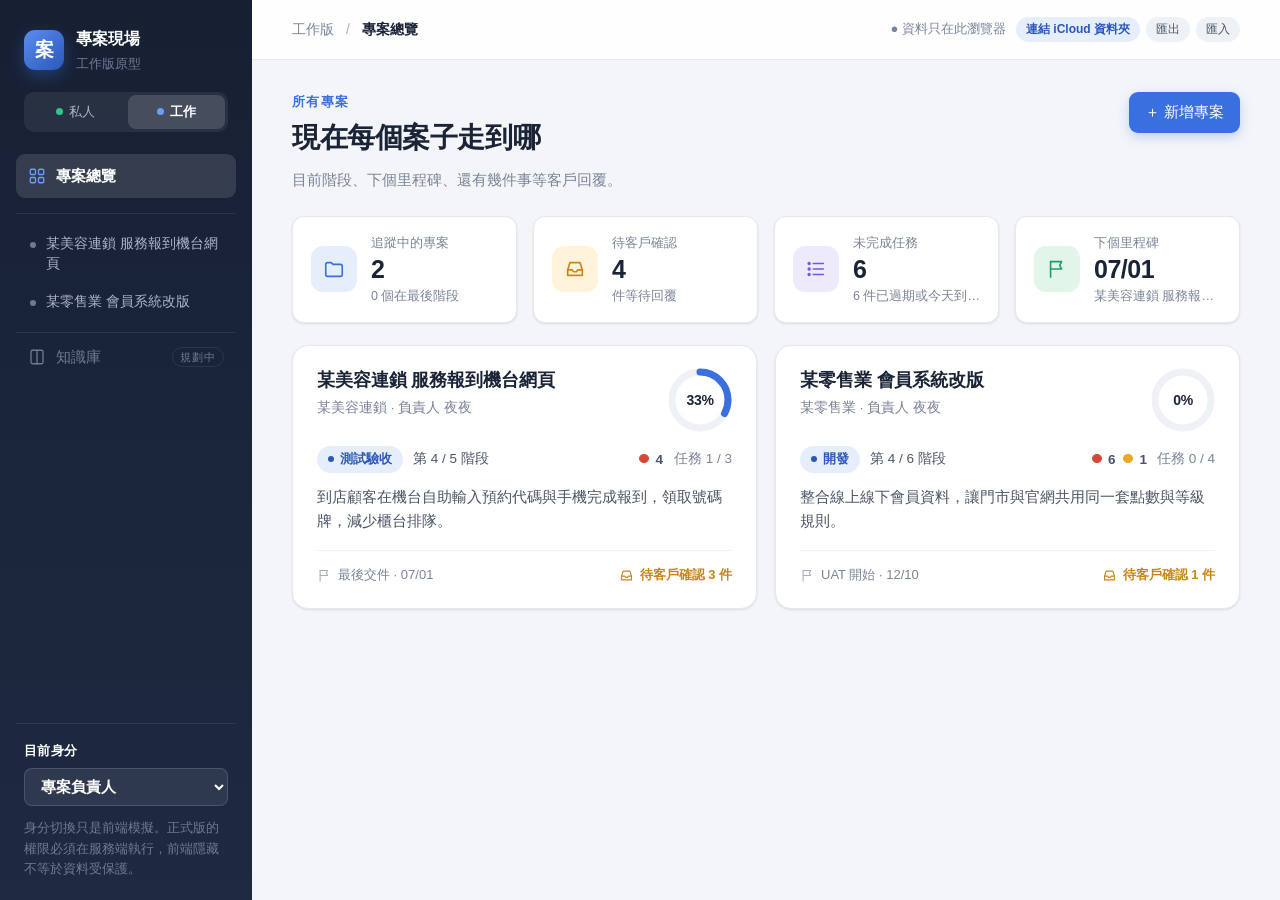
<file: 工作版/index.html>
<!doctype html>
<html lang="zh-Hant">
<head>
<meta charset="utf-8">
<meta name="viewport" content="width=device-width, initial-scale=1">
<title>專案現場｜工作版原型</title>
<link rel="stylesheet" href="style.css">
</head>
<body>
<div class="app">
  <aside class="sidebar">
    <div class="brand"><span class="brand-mark">案</span><div><strong>專案現場</strong><small>工作版原型</small></div></div>
    <div class="workspace" role="group" aria-label="切換工作區"><a href="../私人版/index.html" class="ws"><span class="ws-dot ws-dot-personal"></span>私人</a><a href="../工作版/index.html" class="ws active" aria-current="page"><span class="ws-dot ws-dot-work"></span>工作</a></div>
    <nav aria-label="主要導覽">
      <button data-view="overview" class="nav active"><svg viewBox="0 0 24 24"><rect x="3" y="3" width="7" height="7" rx="1.5"/><rect x="14" y="3" width="7" height="7" rx="1.5"/><rect x="3" y="14" width="7" height="7" rx="1.5"/><rect x="14" y="14" width="7" height="7" rx="1.5"/></svg> 專案總覽</button>
      <div id="project-nav" class="project-nav"></div>
      <button type="button" class="nav soon" disabled title="規劃中：來源可能是第二大腦，放私人或工作、要不要分開都還沒決定"><svg viewBox="0 0 24 24"><path d="M4 5a2 2 0 0 1 2-2h6v18H6a2 2 0 0 1-2-2z"/><path d="M12 3h6a2 2 0 0 1 2 2v14a2 2 0 0 1-2 2h-6"/></svg> 知識庫<small>規劃中</small></button>
    </nav>
    <div class="sidebar-note">
      <label>目前身分<select id="role" aria-label="切換身分">
        <option value="owner">專案負責人</option>
        <option value="member">內部同事</option>
        <option value="client">客戶</option>
        <option value="vendor">供應商</option>
      </select></label>
      <small>身分切換只是前端模擬。正式版的權限必須在服務端執行，前端隱藏不等於資料受保護。</small>
    </div>
  </aside>

  <main>
    <header><span>工作版 <b>/</b> <span id="breadcrumb">專案總覽</span></span><span id="store-status" class="local">● 資料只在此瀏覽器</span></header>
    <div class="content">

      <section id="overview-view" class="view">
        <div class="title-row">
          <div><p class="eyebrow">所有專案</p><h1>現在每個案子走到哪</h1><p class="subtitle">目前階段、下個里程碑、還有幾件事等客戶回覆。</p></div>
          <button class="primary" id="add-project" data-need="owner">＋ 新增專案</button>
        </div>
        <div id="kpis" class="kpis"></div>
        <div id="projects-list" class="projects"></div>
      </section>

      <section id="project-view" class="view" hidden>
        <div class="title-row">
          <div><p class="eyebrow" id="p-client"></p><h1 id="p-name"></h1><div class="facts" id="p-facts"></div></div>
          <div class="title-actions"><button class="outline" id="meeting-toggle"><svg viewBox="0 0 24 24"><rect x="3" y="4" width="18" height="12" rx="2"/><path d="M8 20h8M12 16v4"/></svg> 開會模式</button><button class="outline" id="edit-project" data-need="owner">編輯基本資料</button></div>
        </div>
        <div class="tabs" role="tablist">
          <button class="tab active" data-tab="summary">概況</button>
          <button class="tab" data-tab="stages">階段與文件</button>
          <button class="tab" data-tab="tracking">追蹤</button>
        </div>

        <div id="tab-summary" class="tab-panel">
          <div id="p-kpis" class="kpis"></div>
          <div class="two-col">
            <div class="panel"><h2>專案目標</h2><p id="p-goal" class="goal"></p>
              <div id="scope-block"><div class="scope"><div><h3>範圍內</h3><ul id="scope-in"></ul></div><div><h3>範圍外（另行報價）</h3><ul id="scope-out"></ul></div></div></div>
            </div>
            <div class="panel"><div class="section-title"><h2>里程碑</h2><button class="text-button" id="add-milestone" data-need="owner">＋ 里程碑</button></div><div id="milestones"></div></div>
          </div>
          <div class="panel" id="people-panel"><div class="section-title"><h2>協作對象</h2><button class="text-button" id="add-person" data-need="owner">＋ 協作對象</button></div><div id="people"></div></div>
        </div>

        <div id="tab-stages" class="tab-panel" hidden>
          <div class="panel stepper-panel"><div class="stepper" id="stepper"></div></div>
          <div id="stage-detail"></div>
        </div>

        <div id="tab-tracking" class="tab-panel" hidden>
          <div class="panel" id="tasks-panel"><div class="section-title"><div><h2>任務</h2><p>每項任務掛在一個階段下，並標記誰看得到。燈號：<span class="light red"></span>今天或已過期 <span class="light amber"></span>本週 <span class="light green"></span>還有時間 <span class="light none"></span>沒設期限</p></div><button class="text-button" id="add-task" data-need="owner member">＋ 任務</button></div><div id="tasks"></div></div>
          <div class="two-col">
            <div class="panel" id="confirms-panel"><div class="section-title"><div><h2>待客戶確認</h2><p>卡住進度、等客戶回覆的事。</p></div><button class="text-button" data-add-item="confirm" data-need="owner member">＋ 待確認</button></div><div id="confirms"></div></div>
            <div class="panel" id="changes-panel"><div class="section-title"><div><h2>變更需求</h2><p>範圍外的需求在這裡追蹤報價狀態。</p></div><button class="text-button" data-add-item="change" data-need="owner member">＋ 變更</button></div><div id="changes"></div></div>
          </div>
          <div class="two-col">
            <div class="panel internal" id="decisions-panel"><div class="section-title"><div><h2>決策紀錄 <span class="badge">內部</span></h2><p>什麼時候、誰、決定了什麼。</p></div><button class="text-button" data-add-item="decision" data-need="owner member">＋ 決策</button></div><div id="decisions"></div></div>
            <div class="panel internal" id="risks-panel"><div class="section-title"><div><h2>風險與議題 <span class="badge">內部</span></h2><p>有需要才新增，不是每週必填。</p></div><button class="text-button" data-add-item="risk" data-need="owner member">＋ 風險</button></div><div id="risks"></div></div>
          </div>
        </div>
      </section>
    </div>
  </main>
</div>

<div id="meeting-view" class="meeting" hidden></div>

<dialog id="project-dialog"><form id="project-form">
  <div class="dialog-head"><div><p class="eyebrow">專案骨幹</p><h2 id="project-dialog-title">新增專案</h2></div><button type="button" class="icon close" aria-label="關閉">✕</button></div>
  <label>專案名稱<input id="f-name" required maxlength="80" placeholder="例如：某零售業 會員系統改版"></label>
  <div class="form-grid">
    <label>客戶代稱<input id="f-client" maxlength="40" placeholder="產業＋類型，不寫真實公司名"></label>
    <label>負責人<input id="f-owner" maxlength="40"></label>
    <label>開始日<input type="date" id="f-start"></label>
    <label>預計完成<input type="date" id="f-due"></label>
  </div>
  <label>階段範本<select id="f-template"></select></label>
  <p class="hint" id="template-hint"></p>
  <label>專案目標<textarea id="f-goal" placeholder="做完之後，客戶的什麼事情會不一樣？"></textarea></label>
  <div class="form-grid">
    <label>範圍內（一行一項）<textarea id="f-scope-in"></textarea></label>
    <label>範圍外（一行一項）<textarea id="f-scope-out"></textarea></label>
  </div>
  <div class="dialog-actions"><button type="button" class="outline close">取消</button><button class="primary" type="submit">儲存專案</button></div>
</form></dialog>

<dialog id="stage-dialog"><form id="stage-form">
  <div class="dialog-head"><div><p class="eyebrow">階段</p><h2 id="stage-dialog-title">編輯階段</h2></div><button type="button" class="icon close" aria-label="關閉">✕</button></div>
  <label>階段名稱<input id="st-name" required maxlength="40" placeholder="例如：設計、開發、測試驗收"></label>
  <label>出口條件（做到什麼才算這個階段結束）<textarea id="st-exit" maxlength="200" placeholder="例如：客戶簽核設計稿"></textarea></label>
  <div class="form-grid"><label>開始日期<input type="date" id="st-entered"></label><label>完成日期<input type="date" id="st-done"></label></div>
  <fieldset class="vis"><legend>推進到下一階段前，必須完成</legend>
    <label><input type="checkbox" id="st-gate-docs"> 我方文件全部已確認</label>
    <label><input type="checkbox" id="st-gate-check"> 要做的事全部勾完</label>
    <label><input type="checkbox" id="st-gate-feat"> 功能清單全部完成</label>
    <small>沒達成時推進鈕會鎖住並列出缺什麼；負責人仍可按「略過條件推進」處理例外。</small>
  </fieldset>
  <p class="hint">推進階段時會自動記錄這兩個日期，事後也可以在這裡修正。</p>
  <p class="hint">文件、要做的事、功能清單都在階段頁上直接增刪，不用進這個表單。</p>
  <div class="dialog-actions"><button type="button" class="outline close">取消</button><button class="primary" type="submit">儲存階段</button></div>
</form></dialog>

<dialog id="task-dialog"><form id="task-form">
  <div class="dialog-head"><div><p class="eyebrow">追蹤</p><h2 id="task-dialog-title">新增任務</h2></div><button type="button" class="icon close" aria-label="關閉">✕</button></div>
  <label>任務名稱<input id="t-name" required maxlength="80"></label>
  <div class="form-grid">
    <label>負責人<select id="t-assignee"></select></label>
    <label>到期日<input type="date" id="t-due"></label>
    <label>所屬階段<select id="t-stage"></select></label>
    <label>狀態<select id="t-status"><option value="todo">待辦</option><option value="doing">進行中</option><option value="done">完成</option></select></label>
  </div>
  <fieldset class="vis"><legend>誰看得到</legend>
    <label><input type="checkbox" id="t-vis-client"> 客戶</label>
    <label><input type="checkbox" id="t-vis-vendor"> 供應商</label>
    <small>內部同事一律看得到。</small>
  </fieldset>
  <div class="dialog-actions"><button type="button" class="outline close">取消</button><button class="primary" type="submit">儲存任務</button></div>
</form></dialog>

<dialog id="item-dialog"><form id="item-form">
  <div class="dialog-head"><div><p class="eyebrow">追蹤</p><h2 id="item-dialog-title"></h2></div><button type="button" class="icon close" aria-label="關閉">✕</button></div>
  <label id="item-text-label">內容<textarea id="i-text" required></textarea></label>
  <div class="form-grid">
    <label id="i-by-wrap">提出或決定者<input id="i-by" maxlength="40"></label>
    <label id="i-date-wrap">日期<input type="date" id="i-date"></label>
    <label id="i-level-wrap">影響程度<select id="i-level"><option value="low">低</option><option value="mid">中</option><option value="high">高</option></select></label>
    <label id="i-quote-wrap">報價狀態<select id="i-quote"><option value="pending">待報價</option><option value="quoted">已報價</option><option value="agreed">已同意</option><option value="declined">不做</option></select></label>
  </div>
  <div class="dialog-actions"><button type="button" class="outline close">取消</button><button class="primary" type="submit">儲存</button></div>
</form></dialog>

<dialog id="doc-dialog"><form id="doc-form">
  <div class="dialog-head"><div><p class="eyebrow">階段文件</p><h2 id="doc-dialog-title">文件設定</h2></div><button type="button" class="icon close" aria-label="關閉">✕</button></div>
  <label>文件名稱<input id="d-name" required maxlength="60"></label>
  <div class="form-grid">
    <label>狀態<select id="d-status"><option value="na">尚未開始</option><option value="draft">草稿</option><option value="review">送審</option><option value="confirmed">已確認</option></select></label>
    <label>類型<select id="d-kind"><option value="file">檔案／連結</option><option value="notion">Notion 頁面</option></select></label>
    <label>由誰提供<select id="d-owner"><option value="ours">我方</option><option value="client">客戶</option><option value="vendor">供應商</option></select></label>
  </div>
  <div class="form-grid"><label>連結<input id="d-url" type="url" placeholder="https://www.notion.so/..."></label><label>確認日期<input type="date" id="d-confirmed"></label></div>
  <p class="hint">狀態切到「已確認」時會自動填今天，需要的話在這裡改。</p>
  <fieldset class="vis"><legend>誰看得到</legend>
    <label><input type="checkbox" id="d-vis-client"> 客戶</label>
    <label><input type="checkbox" id="d-vis-vendor"> 供應商</label>
  </fieldset>
  <div class="dialog-actions"><button type="button" class="text-button danger" id="doc-delete">刪除這份文件</button><span class="spacer"></span><button type="button" class="outline close">取消</button><button class="primary" type="submit">儲存文件</button></div>
</form></dialog>

<dialog id="small-dialog"><form id="small-form">
  <div class="dialog-head"><div><h2 id="small-dialog-title"></h2></div><button type="button" class="icon close" aria-label="關閉">✕</button></div>
  <label>名稱<input id="s-name" required maxlength="60"></label>
  <div class="form-grid">
    <label id="s-date-wrap">日期<input type="date" id="s-date"></label>
    <label id="s-side-wrap">所屬<select id="s-side"><option value="internal">內部</option><option value="client">客戶</option><option value="vendor">供應商</option></select></label>
    <label id="s-role-wrap">角色<input id="s-role" maxlength="40" placeholder="例如：窗口、後端開發"></label>
  </div>
  <div class="dialog-actions"><button type="button" class="outline close">取消</button><button class="primary" type="submit">儲存</button></div>
</form></dialog>

<script src="../shared/storage.js"></script>
<script src="app.js"></script>
</body>
</html>
</file>
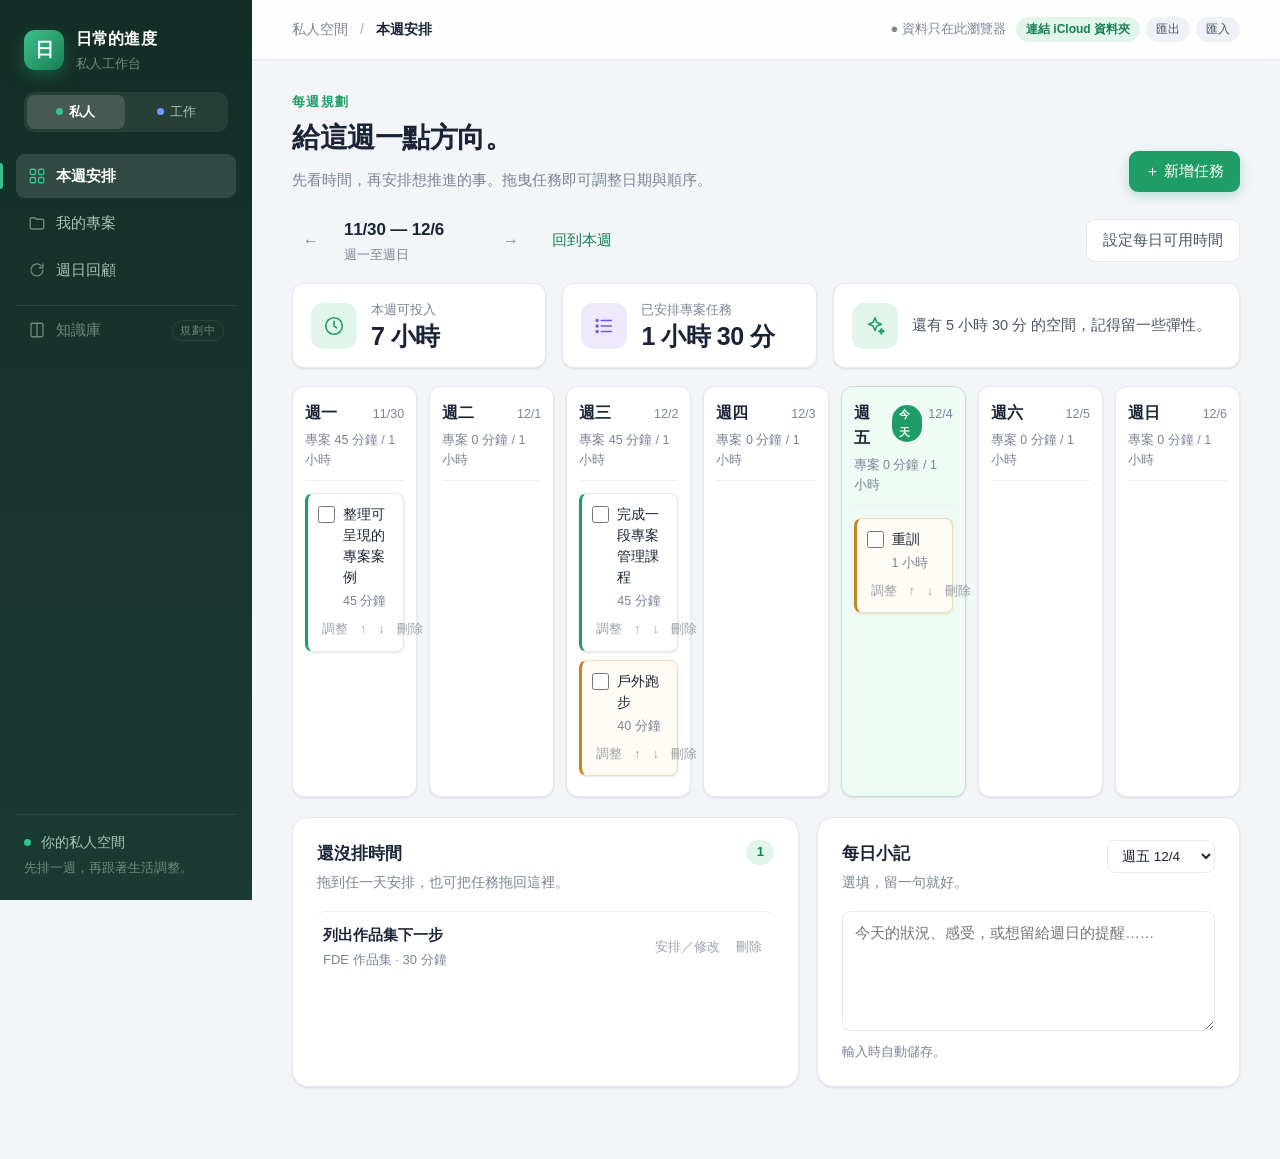
<file: 私人版/index.html>
<!doctype html>
<html lang="zh-Hant"><head><meta charset="utf-8"><meta name="viewport" content="width=device-width, initial-scale=1"><title>日常的進度｜私人工作台</title><link rel="preconnect" href="https://fonts.googleapis.com"><link rel="preconnect" href="https://fonts.gstatic.com" crossorigin><link rel="stylesheet" href="style.css"></head>
<body><div class="app"><aside class="sidebar"><div class="brand"><span class="brand-mark">日</span><div><strong>日常的進度</strong><small>私人工作台</small></div></div><div class="workspace" role="group" aria-label="切換工作區"><a href="../私人版/index.html" class="ws active" aria-current="page"><span class="ws-dot ws-dot-personal"></span>私人</a><a href="../工作版/index.html" class="ws"><span class="ws-dot ws-dot-work"></span>工作</a></div><nav aria-label="主要導覽"><button data-view="week" class="nav active"><svg viewBox="0 0 24 24"><rect x="3" y="3" width="7" height="7" rx="1.5"/><rect x="14" y="3" width="7" height="7" rx="1.5"/><rect x="3" y="14" width="7" height="7" rx="1.5"/><rect x="14" y="14" width="7" height="7" rx="1.5"/></svg> 本週安排</button><button data-view="projects" class="nav"><svg viewBox="0 0 24 24"><path d="M3 7a2 2 0 0 1 2-2h4l2 2h8a2 2 0 0 1 2 2v9a2 2 0 0 1-2 2H5a2 2 0 0 1-2-2z"/></svg> 我的專案</button><button data-view="review" class="nav"><svg viewBox="0 0 24 24"><path d="M20 12a8 8 0 1 1-2.3-5.7"/><path d="M20 4v5h-5"/></svg> 週日回顧</button><button type="button" class="nav soon" disabled title="規劃中：來源可能是第二大腦，放私人或工作、要不要分開都還沒決定"><svg viewBox="0 0 24 24"><path d="M4 5a2 2 0 0 1 2-2h6v18H6a2 2 0 0 1-2-2z"/><path d="M12 3h6a2 2 0 0 1 2 2v14a2 2 0 0 1-2 2h-6"/></svg> 知識庫<small>規劃中</small></button></nav><div class="sidebar-note"><span class="dot"></span> 你的私人空間<br><small>先排一週，再跟著生活調整。</small></div></aside>
<main><header><span>私人空間 <b>/</b> <span id="breadcrumb">本週安排</span></span><span id="store-status" class="local">● 資料只在此瀏覽器</span></header><div class="content">
<section id="week-view" class="view"><div class="title-row"><div><p class="eyebrow">每週規劃</p><h1>給這週一點方向。</h1><p class="subtitle">先看時間，再安排想推進的事。拖曳任務即可調整日期與順序。</p></div><button class="primary" id="add-task">＋ 新增任務</button></div>
<div class="week-controls"><div class="week-nav"><button class="icon" id="prev-week" aria-label="上一週">←</button><div><strong id="week-label"></strong><small>週一至週日</small></div><button class="icon" id="next-week" aria-label="下一週">→</button><button class="text-button" id="this-week">回到本週</button></div><button class="outline" id="capacity-button">設定每日可用時間</button></div>
<div class="kpis"><div class="kpi"><span class="kpi-icon"><svg viewBox="0 0 24 24"><circle cx="12" cy="12" r="9"/><path d="M12 7v5l3 2"/></svg></span><div><span>本週可投入</span><strong id="available-total"></strong></div></div><div class="kpi"><span class="kpi-icon purple"><svg viewBox="0 0 24 24"><path d="M9 6h11M9 12h11M9 18h11"/><circle cx="4.5" cy="6" r="1"/><circle cx="4.5" cy="12" r="1"/><circle cx="4.5" cy="18" r="1"/></svg></span><div><span>已安排專案任務</span><strong id="planned-total"></strong></div></div><div class="kpi message"><span class="kpi-icon green"><svg viewBox="0 0 24 24"><path d="M12 3l2 5 5 2-5 2-2 5-2-5-5-2 5-2z"/><path d="M19 15l.8 2 2 .8-2 .8-.8 2-.8-2-2-.8 2-.8z"/></svg></span><div id="load-message"></div></div></div>
<div class="week-grid" id="week-grid"></div><div class="lower"><div class="panel"><div class="section-title"><div><h2>還沒排時間</h2><p>拖到任一天安排，也可把任務拖回這裡。</p></div><span id="backlog-count" class="count"></span></div><div id="backlog" data-drop-date=""></div></div><div class="panel note-panel"><div class="section-title"><div><h2>每日小記</h2><p>選填，留一句就好。</p></div><select id="note-day" aria-label="選擇紀錄日期"></select></div><textarea id="daily-note" placeholder="今天的狀況、感受，或想留給週日的提醒……"></textarea><span id="note-status" class="hint">輸入時自動儲存。</span></div></div></section>
<section id="projects-view" class="view" hidden><div class="title-row"><div><p class="eyebrow">專案全貌</p><h1>想做的事，慢慢完成。</h1><p class="subtitle">先定義想抵達的地方，再拆成可執行的任務。</p></div><button class="primary" id="add-project">＋ 新增專案</button></div><div id="projects-list" class="projects"></div></section>
<section id="review-view" class="view" hidden><div class="title-row"><div><p class="eyebrow">給自己的 30 分鐘</p><h1>週日，重新整理。</h1><p class="subtitle">完成的先收下，未完成的留在這裡，由你決定下一步。</p></div></div><div class="review-grid"><div class="panel"><div class="section-title"><div><h2>尚未完成的安排</h2><p>列出選定週及更早的未完成任務，不會自動順延。</p></div></div><div id="review-list"></div></div><div class="panel"><h2>這週的紀錄</h2><p class="subtitle small-text">回顧選定週的每日小記。</p><div id="review-notes"></div></div></div></section>
</div></main></div>
<dialog id="task-dialog"><form id="task-form"><div class="dialog-head"><div><p class="eyebrow">加入計畫</p><h2 id="task-title">新增任務</h2></div><button type="button" class="icon close" aria-label="關閉">✕</button></div><label>任務名稱<input id="task-name" required maxlength="80" placeholder="例如：整理作品集案例"></label><div class="form-grid"><label>所屬專案<select id="task-project"></select></label><label>類型<select id="task-kind"><option value="project">專案</option><option value="life">生活／運動</option></select></label><label>安排日期<input type="date" id="task-date"></label><label>預估時間（分鐘）<input id="task-minutes" type="number" min="0" max="1440" step="1" value="30" required></label><label>開始時間<input id="task-start" type="time"></label><label>結束時間<input id="task-end" type="time"></label></div><p class="hint">開始及結束時間皆可留空；填寫兩者會自動計算時間。生活事項不計入專案可用時間。</p><p id="task-time-error" class="time-error" role="alert"></p><div class="dialog-actions"><button type="button" class="outline close">取消</button><button class="primary" type="submit">儲存任務</button></div></form></dialog>
<dialog id="project-dialog"><form id="project-form"><div class="dialog-head"><div><p class="eyebrow">建立方向</p><h2 id="project-title">新增專案</h2></div><button type="button" class="icon close" aria-label="關閉">✕</button></div><label>專案名稱<input id="project-name" required maxlength="80"></label><label>專案目標<textarea id="project-goal" placeholder="這個專案希望達成什麼？"></textarea></label><label>預計完成日期<input type="date" id="project-due"></label><div class="dialog-actions"><button type="button" class="outline close">取消</button><button class="primary" type="submit">儲存專案</button></div></form></dialog>
<dialog id="capacity-dialog"><form id="capacity-form"><div class="dialog-head"><div><p class="eyebrow">預留空間</p><h2>每天能投入專案多久？</h2></div><button type="button" class="icon close" aria-label="關閉">✕</button></div><p class="hint">先考慮行程、家事、運動與休息，再填可投入專案的時間。</p><div id="capacity-fields"></div><div class="dialog-actions"><button type="button" class="outline close">取消</button><button class="primary">儲存時間</button></div></form></dialog>
<script src="../shared/storage.js"></script><script src="app.js"></script></body></html>
</file>
<file: personal/style.css>
/* =========================================================
   私人版樣式：後台儀表板風（2026-11-09 第二版）
   設計方向：與工作版同一套結構（淺灰頁面、純白卡片、深色側欄、KPI 數字卡、圓環進度），
   只有兩處不同：側欄是深綠、主色是綠。生活事項仍用琥珀色區分。
   字級：基準 16px，內文 14.5px，說明 13px。
   ========================================================= */

:root{
  --bg:#f3f5f9;
  --card:#ffffff;
  --line:#e4e8ef;
  --line-soft:#eef1f6;
  --ink:#1b2437;
  --ink-2:#4b5567;
  --ink-3:#7a8497;
  --ink-4:#a7afbf;

  /* 主色：綠 */
  --accent:#1f9d66;
  --accent-deep:#177f52;
  --accent-soft:#e1f5eb;
  --accent-tint:#f0faf4;

  /* 深色側欄：深綠 */
  --side:#142e27;
  --side-2:#1a3a32;
  --side-text:#a9c3b9;
  --side-muted:#6c8a7f;
  --side-line:rgba(255,255,255,.08);
  --side-hi:#34c38f;

  /* 狀態色 */
  --green:#1f9d66;--green-soft:#e1f5eb;
  --amber:#c9841a;--amber-soft:#fff3dc;
  --red:#d6473a;--red-soft:#fde9e6;
  --purple:#7458d6;--purple-soft:#efeafb;
  --gray-soft:#eef1f5;
  --hover:#fafbfd;

  --sans:-apple-system,BlinkMacSystemFont,"PingFang TC","Noto Sans TC","Helvetica Neue",Arial,sans-serif;
  --radius-s:8px;--radius-m:12px;--radius-l:16px;
  --shadow-s:0 1px 2px rgba(16,24,40,.05),0 1px 3px rgba(16,24,40,.06);
  --shadow-m:0 8px 24px rgba(16,24,40,.08),0 2px 6px rgba(16,24,40,.05);
  --shadow-l:0 24px 60px rgba(16,24,40,.22);
  --ease:cubic-bezier(.2,.7,.2,1);

  font-family:var(--sans);
  color:var(--ink);
  background:var(--bg);
  font-size:16px;
  line-height:1.6;
  -webkit-font-smoothing:antialiased;
}
*{box-sizing:border-box}
body{margin:0;background:var(--bg)}
button,input,select,textarea{font:inherit;color:inherit}
button{cursor:pointer}
button:focus-visible,input:focus-visible,select:focus-visible,textarea:focus-visible,a:focus-visible{outline:2px solid var(--accent);outline-offset:2px}
[hidden]{display:none!important}
svg{width:1.15em;height:1.15em;flex:0 0 auto;fill:none;stroke:currentColor;stroke-width:1.75;stroke-linecap:round;stroke-linejoin:round}

/* ---------- 版面骨架 ---------- */
.app{min-height:100vh;display:grid;grid-template-columns:252px 1fr}

.sidebar{
  background:linear-gradient(180deg,var(--side) 0%,var(--side-2) 100%);
  color:var(--side-text);
  padding:26px 16px 20px;
  display:flex;flex-direction:column;
  position:sticky;top:0;height:100vh;
}
.brand{display:flex;align-items:center;gap:12px;margin:0 8px 18px}
.brand-mark{
  display:grid;place-items:center;width:40px;height:40px;
  color:#fff;background:linear-gradient(135deg,#3fc18f,var(--accent-deep));border-radius:11px;
  font-size:19px;font-weight:700;box-shadow:0 6px 16px rgba(31,157,102,.35);
}
.brand strong,.brand small{display:block}
.brand strong{color:#fff;font-size:16px;letter-spacing:.01em}
.brand small{color:var(--side-muted);margin-top:2px;font-size:12.5px}

.workspace{display:grid;grid-template-columns:1fr 1fr;gap:3px;padding:3px;margin:0 8px 22px;background:rgba(255,255,255,.07);border-radius:10px}
.workspace a{
  display:flex;align-items:center;justify-content:center;gap:6px;
  font-size:13px;padding:7px 8px;border-radius:8px;color:var(--side-text);text-decoration:none;
  transition:background .2s var(--ease),color .2s;
}
.workspace a:hover{color:#fff}
.workspace a.active{background:rgba(255,255,255,.14);color:#fff;font-weight:600}
.ws-dot{width:7px;height:7px;border-radius:50%;flex:0 0 7px}
.ws-dot-personal{background:#34c38f}
.ws-dot-work{background:#6d9bff}

.sidebar nav{display:grid;gap:3px}
.nav{
  border:0;background:transparent;text-align:left;
  padding:10px 12px;border-radius:9px;color:var(--side-text);font-size:15px;
  display:flex;align-items:center;gap:10px;position:relative;
  transition:background .2s var(--ease),color .2s var(--ease);
}
.nav svg{width:18px;height:18px;color:var(--side-muted);transition:color .2s}
.nav:hover{background:rgba(255,255,255,.06);color:#fff}
.nav.active{background:rgba(255,255,255,.12);color:#fff;font-weight:600}
.nav.active svg{color:var(--side-hi)}
.nav.active::before{content:"";position:absolute;left:-16px;top:9px;bottom:9px;width:3px;border-radius:0 3px 3px 0;background:var(--side-hi)}
.nav.soon{color:var(--side-muted);cursor:default;opacity:1;margin-top:10px;padding-top:12px;border-top:1px solid var(--side-line);border-radius:0 0 9px 9px}
.nav.soon:hover{background:transparent;color:var(--side-muted)}
.nav.soon small{margin-left:auto;font-size:10.5px;letter-spacing:.08em;border:1px solid var(--side-line);padding:1px 7px;border-radius:999px}

.sidebar-note{margin-top:auto;padding:16px 8px 0;color:var(--side-text);line-height:1.8;font-size:13.5px;border-top:1px solid var(--side-line)}
.sidebar-note small{color:var(--side-muted);font-size:12.5px}
.dot{display:inline-block;width:7px;height:7px;border-radius:50%;background:var(--side-hi);margin-right:6px;vertical-align:1px}

main{min-width:0}
header{
  height:60px;border-bottom:1px solid var(--line);
  display:flex;align-items:center;justify-content:space-between;
  padding:0 40px;color:var(--ink-3);font-size:14px;
  background:rgba(255,255,255,.85);backdrop-filter:blur(8px);
  position:sticky;top:0;z-index:5;
}
header b{margin:0 8px;color:var(--ink-4);font-weight:400}
#breadcrumb{color:var(--ink);font-weight:600}
.local{font-size:13px;color:var(--ink-3)}
/* 右上角資料狀態列：綠＝已連結資料夾、琥珀＝待授權、灰＝只在瀏覽器 */
.local{display:flex;align-items:center;gap:6px;flex-wrap:wrap;justify-content:flex-end}
.local .store-text{margin-right:4px}
.local.store-ready{color:var(--green)}
.local.store-need-permission,.local.store-error{color:var(--amber)}
.local button{border:0;background:var(--gray-soft);color:var(--ink-2);font-size:12px;padding:3px 10px;border-radius:999px;min-height:0;line-height:1.6;transition:background .18s,color .18s}
.local button:hover{background:var(--line)}
.local button.hi{background:var(--accent-soft);color:var(--accent-deep);font-weight:600}
.local button.hi:hover{background:var(--accent);color:#fff}

.content{max-width:1480px;margin:auto;padding:32px 40px 72px}

.view{animation:view-in .36s var(--ease) both}
@keyframes view-in{from{opacity:0;transform:translateY(6px)}to{opacity:1;transform:none}}

/* ---------- 標題區 ---------- */
.title-row{display:flex;justify-content:space-between;align-items:flex-end;gap:24px;margin-bottom:24px}
.eyebrow{color:var(--accent);font-size:12.5px;margin:0 0 8px;font-weight:700;letter-spacing:.1em;text-transform:uppercase}
h1{font-size:clamp(24px,2.2vw,30px);letter-spacing:-.015em;line-height:1.3;margin:0 0 10px;font-weight:700;color:var(--ink)}
h2{font-size:17px;margin:0;font-weight:700;letter-spacing:-.005em}
.subtitle,.section-title p{color:var(--ink-3);margin:0;line-height:1.7;font-size:15px}
.subtitle{max-width:60ch}

/* ---------- 按鈕 ---------- */
.primary,.outline,.text-button,.icon{
  border-radius:9px;min-height:40px;padding:9px 16px;border:0;white-space:nowrap;font-size:14.5px;font-weight:500;
  display:inline-flex;align-items:center;justify-content:center;gap:6px;
  transition:background .18s var(--ease),color .18s,box-shadow .18s,transform .18s var(--ease),border-color .18s;
}
.primary{background:var(--accent);color:#fff;box-shadow:0 4px 12px rgba(31,157,102,.28)}
.primary:hover{background:var(--accent-deep)}
.primary:active{transform:translateY(1px)}
.outline{border:1px solid var(--line);color:var(--ink-2);background:var(--card)}
.outline:hover{border-color:var(--ink-4);color:var(--ink)}
.text-button,.icon{background:transparent;color:var(--accent-deep)}
.text-button:hover,.icon:hover{background:var(--accent-soft)}
.icon{font-size:16px;padding:8px;min-width:38px;color:var(--ink-3)}

/* ---------- 週導覽與 KPI ---------- */
.week-controls{display:flex;align-items:center;justify-content:space-between;gap:16px;margin-bottom:18px}
.week-nav{display:flex;align-items:center;gap:6px}
.week-nav>div{padding:0 8px;min-width:150px}
.week-nav strong,.week-nav small{display:block}
.week-nav strong{font-size:17px;font-weight:700;letter-spacing:-.01em;font-variant-numeric:tabular-nums}
.week-nav small{color:var(--ink-3);margin-top:2px;font-size:12.5px}

.kpis{display:grid;grid-template-columns:1fr 1fr 1.6fr;gap:16px;margin-bottom:18px}
.kpi{
  display:flex;align-items:center;gap:14px;padding:16px 18px;min-width:0;
  background:var(--card);border:1px solid var(--line);border-radius:var(--radius-m);box-shadow:var(--shadow-s);
}
.kpi>div{min-width:0}
.kpi-icon{width:46px;height:46px;border-radius:12px;display:grid;place-items:center;flex:0 0 46px;background:var(--accent-soft);color:var(--accent)}
.kpi-icon svg{width:22px;height:22px}
.kpi-icon.green{background:var(--green-soft);color:var(--green)}
.kpi-icon.amber{background:var(--amber-soft);color:var(--amber)}
.kpi-icon.purple{background:var(--purple-soft);color:var(--purple)}
.kpi>div>span{display:block;font-size:13px;color:var(--ink-3)}
.kpi strong{display:block;font-size:25px;font-weight:700;letter-spacing:-.02em;line-height:1.2;font-variant-numeric:tabular-nums;color:var(--ink);white-space:nowrap}
.kpi.message #load-message{font-size:14.5px;color:var(--ink-2);line-height:1.6}
.kpi.message #load-message.over{color:var(--red);font-weight:600}
.kpi.message:has(.over) .kpi-icon{background:var(--red-soft);color:var(--red)}

/* ---------- 七日週曆 ---------- */
.week-grid{display:grid;grid-template-columns:repeat(7,minmax(0,1fr));gap:10px;align-items:stretch}
.day{
  background:var(--card);min-width:0;min-height:280px;
  border:1px solid var(--line);border-radius:var(--radius-m);
  padding:12px 9px 10px;box-shadow:var(--shadow-s);
  transition:border-color .2s,box-shadow .2s,background .2s;
}
.day-head{display:flex;justify-content:space-between;gap:6px;align-items:baseline;margin-bottom:4px}
.day-head strong{font-size:15.5px;font-weight:700}
.day-head span{color:var(--ink-3);font-size:12.5px;font-variant-numeric:tabular-nums}
/* 日常行程：週曆每天最上方的色塊，跨天的每天都會出現 */
.event-chip{display:block;width:100%;text-align:left;border:0;margin:6px 0 2px;padding:3px 8px;border-radius:6px;font-size:12px;font-weight:600;line-height:1.4;cursor:pointer;overflow-wrap:anywhere;background:var(--accent-soft);color:var(--accent-deep)}
.event-chip.trip{background:#e6eefc;color:#2b57b8}
.event-chip.important{background:var(--red-soft);color:var(--red)}
.event-chip.rest{background:var(--amber-soft);color:var(--amber)}
.event-chip:hover{filter:brightness(.96)}
.week-actions{display:flex;gap:8px;flex-wrap:wrap}
.check-line{display:flex!important;align-items:center;gap:8px}
.check-line input{width:16px;height:16px}
.day-cap{font-size:12.5px;color:var(--ink-3);margin-bottom:12px;padding-bottom:10px;border-bottom:1px solid var(--line-soft);font-variant-numeric:tabular-nums}
.day-cap.over{color:var(--red);font-weight:600}
.day.today{background:var(--accent-tint);border-color:#bfe5d2}
.day.today .day-head::after{content:"今天";order:-1;margin-right:auto;font-size:11px;color:#fff;background:var(--accent);padding:1px 7px;border-radius:999px;font-weight:600}
.day.today .day-head strong{order:-2;margin-right:8px}

/* 任務卡：週曆欄很窄，所以標題吃滿卡寬（勾選框浮在第一行左側）、時間不折行、操作用小圖示滑過才出現 */
.task{
  background:#fff;border:1px solid var(--line);border-left:3px solid var(--accent);
  border-radius:var(--radius-s);padding:9px 9px 6px 10px;margin-bottom:8px;
  font-size:13.5px;line-height:1.45;cursor:grab;position:relative;
  box-shadow:var(--shadow-s);
  transition:transform .22s var(--ease),box-shadow .22s var(--ease),opacity .2s;
}
.task:hover{transform:translateY(-2px);box-shadow:var(--shadow-m)}
.task:active{cursor:grabbing}
.task.life{background:#fffcf5;border-color:#f1deb3;border-left-color:var(--amber)}
.task.done{opacity:.55}
.task.done .task-name{text-decoration:line-through;text-decoration-color:var(--ink-4)}
.task-row{display:block;cursor:pointer}
.task-row input[type="checkbox"]{float:left;width:15px;height:15px;margin:2px 7px 0 0}
.task-name{font-weight:600;color:var(--ink);overflow-wrap:anywhere;word-break:break-word}
/* 所屬專案：欄位窄，名稱太長就自動換行，完整顯示 */
.task-project{margin-top:5px;font-size:11.5px;line-height:1.4;font-weight:600;color:var(--accent-deep);background:var(--accent-soft);padding:2px 7px;border-radius:5px;display:block;max-width:100%;width:fit-content;overflow-wrap:anywhere}
.task.life .task-project{color:var(--amber);background:var(--amber-soft)}
.task-meta{display:flex;flex-wrap:wrap;gap:2px 8px;margin-top:5px;font-size:12px;color:var(--ink-3);font-variant-numeric:tabular-nums}
.task-meta span{white-space:nowrap}
input[type="checkbox"]{width:17px;height:17px;padding:0;flex:0 0 17px;accent-color:var(--accent);margin:0}
/* 操作鈕平常不占位置，滑過時浮在卡片右上角 */
.task-actions{position:absolute;top:5px;right:5px;display:flex;gap:1px;padding:2px;border-radius:8px;background:rgba(255,255,255,.96);box-shadow:var(--shadow-s);opacity:0;pointer-events:none;transition:opacity .15s}
.task:hover .task-actions,.task:focus-within .task-actions{pointer-events:auto}
.task:hover .task-actions,.task:focus-within .task-actions{opacity:1}
.task-actions button{border:0;background:transparent;width:26px;height:26px;padding:0;display:grid;place-items:center;color:var(--ink-3);border-radius:6px}
.task-actions svg{width:14px;height:14px;fill:none;stroke:currentColor;stroke-width:1.9;stroke-linecap:round;stroke-linejoin:round}
.task-actions button:hover{background:var(--accent-soft);color:var(--accent-deep)}
.task-actions button.danger:hover{background:var(--red-soft);color:var(--red)}
.row-actions button{border:0;background:transparent;min-height:26px;padding:2px 6px;color:var(--ink-2);font-size:12.5px;border-radius:6px;white-space:nowrap}
.row-actions button:hover{background:var(--accent-soft);color:var(--accent-deep)}
@media(hover:none){.task-actions{position:static;opacity:1;pointer-events:auto;box-shadow:none;background:none;justify-content:flex-end;margin-top:4px}}
.dragging{opacity:.4;transform:rotate(1.5deg) scale(.98)}
.drop-target{border-style:dashed;border-color:var(--accent);background:var(--accent-tint);box-shadow:inset 0 0 0 1px var(--accent)}
.time-conflict,.time-error{color:var(--red);font-size:12.5px;line-height:1.5}
.time-conflict{margin-bottom:8px}

/* ---------- 面板、清單 ---------- */
.lower,.review-grid{display:grid;grid-template-columns:1.2fr 1fr;gap:18px;margin-top:20px}
.panel{background:var(--card);border:1px solid var(--line);border-radius:var(--radius-l);padding:22px 24px;box-shadow:var(--shadow-s)}
.section-title{display:flex;justify-content:space-between;gap:12px;align-items:flex-start;margin-bottom:16px}
.section-title p,.small-text{font-size:13.5px;margin-top:4px}
.count{background:var(--accent-soft);color:var(--accent-deep);padding:2px 10px;border-radius:999px;font-size:13px;font-weight:700;min-width:28px;text-align:center}
.list-row{display:flex;align-items:center;justify-content:space-between;gap:12px;border-top:1px solid var(--line-soft);padding:12px 6px;font-size:14.5px;border-radius:8px;transition:background .18s}
.list-row:hover{background:var(--hover)}
.list-row>div:first-child{min-width:0;overflow-wrap:anywhere}
.list-row strong{font-weight:600}
.list-row small{display:block;color:var(--ink-3);margin-top:3px;font-size:13px}
.row-actions{display:flex;gap:4px;align-items:center;flex-shrink:0;opacity:.55;transition:opacity .2s}
.list-row:hover .row-actions,.list-row:focus-within .row-actions{opacity:1}
.draggable-row{cursor:grab}
#backlog{min-height:64px;border-radius:var(--radius-s);transition:background .2s,box-shadow .2s}

.empty{
  color:var(--ink-3);font-size:14px;line-height:1.7;
  display:flex;flex-direction:column;align-items:center;justify-content:center;text-align:center;
  gap:4px;padding:26px 16px;border:1px dashed var(--line);border-radius:var(--radius-m);margin:0;background:var(--hover);
}
.empty svg{width:30px;height:30px;color:var(--ink-4);margin-bottom:6px}
.empty strong{color:var(--ink-2);font-weight:600;font-size:15px}
.panel.empty{padding:56px 24px;grid-column:1/-1}

textarea,input,select{
  border:1px solid var(--line);border-radius:var(--radius-s);background:#fff;color:var(--ink);
  padding:9px 12px;width:100%;font-size:14.5px;transition:border-color .18s,box-shadow .18s;
}
textarea:focus,input:focus,select:focus{border-color:var(--accent);box-shadow:0 0 0 3px var(--accent-soft);outline:none}
textarea{resize:vertical;min-height:120px;line-height:1.7}
input[readonly]{background:var(--gray-soft);color:var(--ink-2)}
.note-panel select{width:auto;max-width:160px;font-size:13.5px;padding:7px 10px}
.hint{color:var(--ink-3);font-size:13px;line-height:1.7}

/* ---------- 專案卡 ---------- */
.projects{display:grid;grid-template-columns:repeat(2,minmax(0,1fr));gap:18px}
.project{
  background:var(--card);border:1px solid var(--line);border-radius:var(--radius-l);padding:22px 24px;min-width:0;
  box-shadow:var(--shadow-s);transition:transform .22s var(--ease),box-shadow .22s var(--ease),border-color .2s;
}
.project:hover{box-shadow:var(--shadow-m);transform:translateY(-2px)}
.project[draggable=true]{cursor:grab}
.project .section-title{align-items:center;margin-bottom:8px}
.project h2{font-size:18px;overflow-wrap:anywhere;display:flex;align-items:center;gap:8px;line-height:1.4}
.grip{color:var(--ink-4);font-size:16px}
.project-actions{display:flex;flex-shrink:0;opacity:.6;transition:opacity .2s}
.project:hover .project-actions{opacity:1}
.project-actions .text-button{padding:6px 8px;min-height:32px;font-size:13.5px}
.project .goal{color:var(--ink-2);min-height:46px;line-height:1.7;margin:0;font-size:14.5px}

/* 進度：右側圓環＋下方細條；接近完成琥珀、完成綠 */
.progress-meta{display:flex;justify-content:space-between;align-items:center;margin:18px 0 10px;font-size:13.5px;color:var(--ink-2)}
.progress-meta small{color:var(--ink-3);font-variant-numeric:tabular-nums}
.donut{position:relative;flex:0 0 auto}
.donut svg{width:100%;height:100%;transform:rotate(-90deg)}
.donut circle{fill:none;stroke-width:7}
.donut .track{stroke:var(--gray-soft)}
.donut .bar{stroke:var(--accent);stroke-linecap:round;transition:stroke-dashoffset .8s var(--ease)}
.donut.near .bar{stroke:var(--amber)}
.donut.complete .bar{stroke:var(--green)}
.donut strong{position:absolute;inset:0;display:grid;place-items:center;font-size:13.5px;font-weight:700;letter-spacing:-.02em;font-variant-numeric:tabular-nums}
.progress{height:6px;background:var(--gray-soft);border-radius:999px;overflow:hidden}
.progress span{display:block;height:100%;border-radius:999px;background:var(--accent);transition:width .8s var(--ease),background .4s;animation:progress-in .9s var(--ease) both}
@keyframes progress-in{from{transform:scaleX(0);transform-origin:left}to{transform:none;transform-origin:left}}
.progress.near span{background:var(--amber)}
.progress.complete span{background:var(--green)}
.project-foot{display:flex;justify-content:space-between;align-items:center;margin-top:14px;color:var(--ink-3);font-size:13px}
.project-tasks{margin-top:14px;border-top:1px solid var(--line-soft);padding-top:6px}
.project-tasks .list-row{padding:9px 6px;border-top:0}
.project-tasks .list-row label{display:flex;align-items:center;gap:10px;cursor:pointer}

/* ---------- 對話框 ---------- */
dialog{border:0;border-radius:18px;padding:0;width:min(560px,calc(100% - 32px));background:var(--card);color:var(--ink);box-shadow:var(--shadow-l)}
dialog[open]{animation:dialog-in .3s var(--ease)}
@keyframes dialog-in{from{opacity:0;transform:translateY(12px) scale(.98)}to{opacity:1;transform:none}}
dialog::backdrop{background:rgba(16,24,40,.45);backdrop-filter:blur(3px)}
form{padding:28px}
.dialog-head{display:flex;justify-content:space-between;align-items:flex-start;margin-bottom:18px}
.dialog-head h2{font-size:21px}
form label{display:block;font-size:13.5px;color:var(--ink-2);margin-top:14px;font-weight:500}
form label input,form label select,form label textarea{display:block;margin-top:6px;font-weight:400}
.form-grid{display:grid;grid-template-columns:1fr 1fr;gap:0 14px}
.dialog-actions{display:flex;justify-content:flex-end;align-items:center;gap:10px;margin-top:24px}
.spacer{flex:1}
.text-button.danger{color:var(--red)}
.capacity-row{display:flex;align-items:center;justify-content:space-between;gap:10px;margin:8px 0;font-size:14.5px}
.capacity-row input{width:110px;display:inline-block}
.note-entry{padding:12px 0;border-bottom:1px solid var(--line-soft);font-size:14.5px;line-height:1.7}
.note-entry small{display:block;color:var(--ink-3);margin-bottom:2px;font-variant-numeric:tabular-nums}

/* ---------- 動態與響應式 ---------- */
@media(prefers-reduced-motion:reduce){*{animation:none!important;transition:none!important}}
@media(max-width:1200px){.week-grid{grid-template-columns:repeat(4,minmax(0,1fr))}}
@media(max-width:1000px){
  .app{grid-template-columns:210px 1fr}
  .content{padding:24px 22px}header{padding:0 22px}
  .kpis{grid-template-columns:1fr 1fr}
  .kpi.message{grid-column:1/-1}
}
@media(max-width:650px){
  .app{display:block}
  .sidebar{position:static;height:auto;padding:14px 16px}
  .brand{margin:0 0 12px}
  .sidebar nav{display:flex}.nav{flex:1;justify-content:center;padding:9px 4px;font-size:13.5px}
  .nav svg,.sidebar-note,.nav.soon{display:none}
  .nav.active::before{display:none}
  header{height:48px;padding:0 16px}
  .content{padding:20px 16px}
  .title-row{align-items:flex-start;flex-direction:column;margin-bottom:20px}
  .week-controls{align-items:flex-start;flex-direction:column}
  .week-grid{grid-template-columns:repeat(2,minmax(0,1fr))}.day{min-height:180px}
  .lower,.review-grid,.projects{grid-template-columns:1fr}
  .kpis{grid-template-columns:1fr}
  .form-grid{grid-template-columns:1fr}
  .project-actions .text-button{min-width:34px}
}
</file>
<file: shared/visual.css>
/* Shared visual language for both workspaces. */
:root{--bg:#f5f7f7;--card:#fff;--line:#dce3e3;--line-soft:#edf1f0;--ink:#222d30;--ink-2:#526063;--ink-3:#718080;--radius-s:6px;--radius-m:8px;--radius-l:8px;--shadow-s:0 1px 2px rgba(20,40,40,.04);--shadow-m:0 8px 24px rgba(20,40,40,.08)}
.sidebar{background:#243331;border-right:1px solid #344744}
.brand-mark{border-radius:8px;background:var(--accent);box-shadow:none}
.brand strong{letter-spacing:0}
.workspace{border-radius:7px;background:rgba(255,255,255,.08)}
.workspace a,.nav{border-radius:6px}
.nav.active{background:rgba(255,255,255,.12)}
header{background:rgba(255,255,255,.94)}
.content{max-width:1500px}
.eyebrow{letter-spacing:.04em}
h1,h2,h3{letter-spacing:0}
.panel,.kpi,.project,.cal,.day,dialog{border-radius:8px;box-shadow:var(--shadow-s)}
.panel,.kpi,.project,.day{border-color:var(--line)}
.primary{box-shadow:none}
button,input,select,textarea{letter-spacing:0}
button{transition:background-color .16s,color .16s,border-color .16s,box-shadow .16s}
button:focus-visible,a:focus-visible,input:focus-visible,select:focus-visible,textarea:focus-visible{outline:3px solid var(--accent);outline-offset:2px}
@media(max-width:650px){header{min-height:48px;height:auto;gap:8px;flex-wrap:wrap;padding-top:8px;padding-bottom:8px}.sidebar nav{overflow-x:auto}.content{min-width:0}.title-row h1{overflow-wrap:anywhere}}
</file>
<file: work/style.css>
/* =========================================================
   工作版樣式：後台儀表板風（2026-11-09 第二版）
   設計方向：往常見的管理後台模板靠：淺灰頁面、純白卡片、深藍側欄、
   KPI 數字卡＋圖示色塊、圓環進度、數字步驟軸。
   與私人版共用同一套結構與尺寸，只有側欄色與主色不同（工作＝藍、私人＝綠）。
   狀態色固定語意：待辦灰、草稿／等待琥珀、進行中藍、完成綠、高風險紅。
   字級：基準 16px，內文 14.5px，說明 13px（比第一版各大約 2px）。
   ========================================================= */

:root{
  --bg:#f3f5f9;
  --card:#ffffff;
  --line:#e4e8ef;
  --line-soft:#eef1f6;
  --ink:#1b2437;
  --ink-2:#4b5567;
  --ink-3:#7a8497;
  --ink-4:#a7afbf;

  /* 主色：藍 */
  --accent:#3a6fe0;
  --accent-deep:#2b57b8;
  --accent-soft:#e6eefc;
  --accent-tint:#f2f6fe;

  /* 深色側欄 */
  --side:#172033;
  --side-2:#1e2a42;
  --side-text:#aab4c8;
  --side-muted:#6f7a92;
  --side-line:rgba(255,255,255,.08);
  --side-hi:#6d9bff;

  /* 狀態色 */
  --green:#1f9d66;--green-soft:#e1f5eb;
  --amber:#c9841a;--amber-soft:#fff3dc;
  --red:#d6473a;--red-soft:#fde9e6;
  --purple:#7458d6;--purple-soft:#efeafb;
  --gray-soft:#eef1f5;
  --hover:#fafbfd;

  --sans:-apple-system,BlinkMacSystemFont,"PingFang TC","Noto Sans TC","Helvetica Neue",Arial,sans-serif;
  --radius-s:8px;--radius-m:12px;--radius-l:16px;
  --shadow-s:0 1px 2px rgba(16,24,40,.05),0 1px 3px rgba(16,24,40,.06);
  --shadow-m:0 8px 24px rgba(16,24,40,.08),0 2px 6px rgba(16,24,40,.05);
  --shadow-l:0 24px 60px rgba(16,24,40,.22);
  --ease:cubic-bezier(.2,.7,.2,1);

  font-family:var(--sans);
  color:var(--ink);
  background:var(--bg);
  font-size:16px;
  line-height:1.6;
  -webkit-font-smoothing:antialiased;
}
*{box-sizing:border-box}
body{margin:0;background:var(--bg)}
button,input,select,textarea{font:inherit;color:inherit}
button{cursor:pointer}
button:focus-visible,input:focus-visible,select:focus-visible,textarea:focus-visible,a:focus-visible{outline:2px solid var(--accent);outline-offset:2px}
[hidden]{display:none!important}
/* 所有行內 SVG 圖示預設跟字高一樣，不給尺寸會撐到 300px */
svg{width:1.15em;height:1.15em;flex:0 0 auto;fill:none;stroke:currentColor;stroke-width:1.75;stroke-linecap:round;stroke-linejoin:round}

/* ---------- 版面骨架 ---------- */
.app{min-height:100vh;display:grid;grid-template-columns:252px 1fr}

.sidebar{
  background:linear-gradient(180deg,var(--side) 0%,var(--side-2) 100%);
  color:var(--side-text);
  padding:26px 16px 20px;
  display:flex;flex-direction:column;
  position:sticky;top:0;height:100vh;
}
.brand{display:flex;align-items:center;gap:12px;margin:0 8px 18px}
.brand-mark{
  display:grid;place-items:center;width:40px;height:40px;
  color:#fff;background:linear-gradient(135deg,#5b8def,var(--accent-deep));border-radius:11px;
  font-size:19px;font-weight:700;box-shadow:0 6px 16px rgba(58,111,224,.35);
}
.brand strong,.brand small{display:block}
.brand strong{color:#fff;font-size:16px;letter-spacing:.01em}
.brand small{color:var(--side-muted);margin-top:2px;font-size:12.5px}

/* 工作區切換：深色分段控制，兩個點是各自的主色 */
.workspace{display:grid;grid-template-columns:1fr 1fr;gap:3px;padding:3px;margin:0 8px 22px;background:rgba(255,255,255,.07);border-radius:10px}
.workspace a{
  display:flex;align-items:center;justify-content:center;gap:6px;
  font-size:13px;padding:7px 8px;border-radius:8px;color:var(--side-text);text-decoration:none;
  transition:background .2s var(--ease),color .2s;
}
.workspace a:hover{color:#fff}
.workspace a.active{background:rgba(255,255,255,.14);color:#fff;font-weight:600}
.ws-dot{width:7px;height:7px;border-radius:50%;flex:0 0 7px}
.ws-dot-personal{background:#34c38f}
.ws-dot-work{background:#6d9bff}

.sidebar nav{display:grid;gap:3px;min-height:0;overflow:auto}
.nav{
  border:0;background:transparent;text-align:left;
  padding:10px 12px;border-radius:9px;color:var(--side-text);font-size:15px;
  display:flex;align-items:center;gap:10px;position:relative;
  transition:background .2s var(--ease),color .2s var(--ease);
}
.nav svg{width:18px;height:18px;color:var(--side-muted);transition:color .2s}
.nav:hover{background:rgba(255,255,255,.06);color:#fff}
.nav.active{background:rgba(255,255,255,.12);color:#fff;font-weight:600}
.nav.active svg{color:var(--side-hi)}
.nav.active::before{content:"";position:absolute;left:-16px;top:9px;bottom:9px;width:3px;border-radius:0 3px 3px 0;background:var(--side-hi)}

.project-nav{display:grid;gap:2px;margin-top:12px;padding-top:12px;border-top:1px solid var(--side-line)}
.project-nav .nav{font-size:13.5px;padding:8px 12px 8px 14px;line-height:1.45;align-items:flex-start}
.project-nav .nav::after{content:"";order:-1;width:6px;height:6px;border-radius:50%;flex:0 0 6px;margin-top:8px;background:var(--side-muted)}
.project-nav .nav.active::after{background:var(--side-hi)}

.nav.soon{color:var(--side-muted);cursor:default;opacity:1;margin-top:10px;padding-top:12px;border-top:1px solid var(--side-line);border-radius:0 0 9px 9px}
.nav.soon:hover{background:transparent;color:var(--side-muted)}
.nav.soon small{margin-left:auto;font-size:10.5px;letter-spacing:.08em;border:1px solid var(--side-line);padding:1px 7px;border-radius:999px}

.sidebar-note{margin-top:auto;padding:16px 8px 0;font-size:13.5px;line-height:1.7;border-top:1px solid var(--side-line)}
.sidebar-note label{display:block;font-weight:600;color:#fff;margin-bottom:6px;font-size:13px;letter-spacing:.02em}
.sidebar-note select{margin-top:6px;background:rgba(255,255,255,.08);border-color:rgba(255,255,255,.14);color:#fff}
.sidebar-note select option{color:var(--ink)}
.sidebar-note small{display:block;color:var(--side-muted);font-size:12.5px;margin-top:12px;line-height:1.65}

main{min-width:0}
header{
  height:60px;border-bottom:1px solid var(--line);
  display:flex;align-items:center;justify-content:space-between;
  padding:0 40px;color:var(--ink-3);font-size:14px;
  background:rgba(255,255,255,.85);backdrop-filter:blur(8px);
  position:sticky;top:0;z-index:5;
}
header b{margin:0 8px;color:var(--ink-4);font-weight:400}
#breadcrumb{color:var(--ink);font-weight:600}
.local{font-size:13px;color:var(--ink-3)}
/* 右上角資料狀態列：綠＝已連結資料夾、琥珀＝待授權、灰＝只在瀏覽器 */
.local{display:flex;align-items:center;gap:6px;flex-wrap:wrap;justify-content:flex-end}
.local .store-text{margin-right:4px}
.local.store-ready{color:var(--green)}
.local.store-need-permission,.local.store-error{color:var(--amber)}
.local button{border:0;background:var(--gray-soft);color:var(--ink-2);font-size:12px;padding:3px 10px;border-radius:999px;min-height:0;line-height:1.6;transition:background .18s,color .18s}
.local button:hover{background:var(--line)}
.local button.hi{background:var(--accent-soft);color:var(--accent-deep);font-weight:600}
.local button.hi:hover{background:var(--accent);color:#fff}

.content{max-width:1440px;margin:auto;padding:32px 40px 72px}

.view,.tab-panel{animation:view-in .36s var(--ease) both}
@keyframes view-in{from{opacity:0;transform:translateY(6px)}to{opacity:1;transform:none}}

/* ---------- 標題區 ---------- */
.title-row{display:flex;justify-content:space-between;align-items:flex-start;gap:24px;margin-bottom:24px}
.title-row>div:first-child{min-width:0}
.title-actions{display:flex;gap:8px;flex-shrink:0;padding-top:22px}
.title-line{display:flex;align-items:center;gap:12px;margin-bottom:10px}.title-line h1{margin:0}
.back-btn{width:38px;height:38px;padding:0;display:grid;place-items:center;flex:0 0 38px}.back-btn svg{width:18px;height:18px;stroke-width:2.4}
.eyebrow{color:var(--accent);font-size:12.5px;margin:0 0 8px;font-weight:700;letter-spacing:.1em;text-transform:uppercase}
h1{font-size:clamp(24px,2.2vw,30px);letter-spacing:-.015em;line-height:1.3;margin:0 0 10px;font-weight:700;color:var(--ink);overflow-wrap:anywhere}
h2{font-size:17px;margin:0;font-weight:700;letter-spacing:-.005em}
h3{font-size:14.5px;margin:0 0 10px;color:var(--ink);font-weight:700;display:flex;align-items:center;gap:8px}
h3 svg{color:var(--accent);width:18px;height:18px}
.subtitle,.section-title p{color:var(--ink-3);margin:0;line-height:1.7;font-size:15px}
.section-title p{font-size:13.5px;margin-top:4px}
.section-title h3{margin:0}

/* 專案資訊表格：取代原本一句話的 meta */
/* 專案資訊表格維持一列不換行，欄位依內容寬度排；真的太長就在表格內橫向捲動 */
.facts{margin:-8px 0 22px}
.facts dl{display:flex;flex-wrap:nowrap;margin:0;border:1px solid var(--line);border-radius:var(--radius-m);background:var(--card);overflow-x:auto;box-shadow:var(--shadow-s);width:fit-content;max-width:100%}
.facts dl>div{padding:10px 14px;border-right:1px solid var(--line-soft);flex:0 0 auto}
.facts dl>div:last-child{border-right:0}
.facts dt{font-size:12px;color:var(--ink-3);letter-spacing:.04em;margin-bottom:2px}
.facts dd{margin:0;font-size:14.5px;font-weight:600;color:var(--ink);font-variant-numeric:tabular-nums;white-space:nowrap}
.facts dt{white-space:nowrap}

/* ---------- 按鈕 ---------- */
.primary,.outline,.text-button,.icon{
  border-radius:9px;min-height:40px;padding:9px 16px;border:0;white-space:nowrap;font-size:14.5px;font-weight:500;
  display:inline-flex;align-items:center;justify-content:center;gap:6px;
  transition:background .18s var(--ease),color .18s,box-shadow .18s,transform .18s var(--ease),border-color .18s;
}
.primary{background:var(--accent);color:#fff;box-shadow:0 4px 12px rgba(58,111,224,.28)}
.primary:hover{background:var(--accent-deep)}
.primary:active{transform:translateY(1px)}
.primary.small{min-height:36px;padding:6px 14px;font-size:13.5px;box-shadow:none}
.outline{border:1px solid var(--line);color:var(--ink-2);background:var(--card)}
.outline:hover{border-color:var(--ink-4);color:var(--ink)}
.text-button,.icon{background:transparent;color:var(--accent)}
.text-button:hover,.icon:hover{background:var(--accent-soft)}
.text-button.danger{color:var(--red)}
.text-button.danger:hover{background:var(--red-soft)}
.icon{font-size:16px;padding:8px;min-width:38px;color:var(--ink-3)}
.icon-btn{
  border:0;background:transparent;color:var(--ink-4);width:32px;height:32px;border-radius:8px;
  display:inline-grid;place-items:center;opacity:.6;
  transition:background .18s,color .18s,opacity .2s;
}
.icon-btn svg{width:16px;height:16px}
.icon-btn:hover{background:var(--gray-soft);color:var(--ink)}
button[disabled]{opacity:.45;cursor:not-allowed}
.spacer{flex:1}

/* ---------- KPI 數字卡 ---------- */
.kpis{display:grid;grid-template-columns:repeat(4,minmax(0,1fr));gap:16px;margin-bottom:22px}
.kpi{
  display:flex;align-items:center;gap:14px;padding:16px 18px;min-width:0;
  background:var(--card);border:1px solid var(--line);border-radius:var(--radius-m);box-shadow:var(--shadow-s);
}
.kpi>div{min-width:0}
.kpi-icon{width:46px;height:46px;border-radius:12px;display:grid;place-items:center;flex:0 0 46px;background:var(--accent-soft);color:var(--accent)}
.kpi-icon svg{width:22px;height:22px}
.kpi-icon.green{background:var(--green-soft);color:var(--green)}
.kpi-icon.amber{background:var(--amber-soft);color:var(--amber)}
.kpi-icon.purple{background:var(--purple-soft);color:var(--purple)}
.kpi-icon.red{background:var(--red-soft);color:var(--red)}
.kpi>div>span{display:block;font-size:13px;color:var(--ink-3)}
.kpi strong{display:block;font-size:25px;font-weight:700;letter-spacing:-.02em;line-height:1.2;font-variant-numeric:tabular-nums;color:var(--ink);white-space:nowrap}
.kpi small{display:block;font-size:12.5px;color:var(--ink-3);margin-top:2px;overflow:hidden;text-overflow:ellipsis;white-space:nowrap}

/* ---------- 面板 ---------- */
.panel{background:var(--card);border:1px solid var(--line);border-radius:var(--radius-l);padding:22px 24px;margin-bottom:18px;min-width:0;box-shadow:var(--shadow-s)}
.panel.internal{border-style:dashed;background:#fbfbfd}
.section-title{display:flex;justify-content:space-between;gap:12px;align-items:flex-start;margin-bottom:14px}
.two-col{display:grid;grid-template-columns:1fr 1fr;gap:18px;margin-bottom:18px}
.two-col>.panel{margin-bottom:0}
.count{display:inline-block;font-size:12px;font-weight:700;color:var(--accent);background:var(--accent-soft);padding:1px 8px;border-radius:999px;font-variant-numeric:tabular-nums}
.badge{display:inline-block;font-size:11px;padding:1px 8px;border-radius:999px;border:1px dashed var(--ink-4);color:var(--ink-3);font-weight:500;vertical-align:2px;margin-left:4px;letter-spacing:.04em}

/* ---------- 狀態膠囊：點一下循環切換 ---------- */
.pill{
  display:inline-flex;align-items:center;gap:6px;font-size:12.5px;padding:3px 10px;border-radius:999px;
  font-weight:600;white-space:nowrap;border:1px solid transparent;line-height:1.5;font-variant-numeric:tabular-nums;
}
.pill::before{content:"";width:6px;height:6px;border-radius:50%;background:currentColor}
.pill.na,.pill.todo,.pill.declined,.pill.low{background:var(--gray-soft);color:var(--ink-3)}
.pill.declined{text-decoration:line-through}
.pill.draft,.pill.open,.pill.pending,.pill.mid{background:var(--amber-soft);color:var(--amber)}
.pill.review,.pill.doing,.pill.quoted{background:var(--accent-soft);color:var(--accent-deep)}
.pill.confirmed,.pill.done,.pill.answered,.pill.agreed{background:var(--green-soft);color:var(--green)}
.pill.high{background:var(--red-soft);color:var(--red)}
.pill.clickable{cursor:pointer;transition:box-shadow .18s,transform .18s var(--ease)}
.pill.clickable:hover{box-shadow:0 0 0 3px rgba(16,24,40,.06);transform:translateY(-1px)}
.pill[disabled]{opacity:1;cursor:default}

/* ---------- 專案總覽卡片 ---------- */
.projects{display:grid;grid-template-columns:repeat(2,minmax(0,1fr));gap:18px}
.project{
  background:var(--card);border:1px solid var(--line);border-radius:var(--radius-l);padding:22px 24px;
  cursor:pointer;min-width:0;box-shadow:var(--shadow-s);position:relative;
  transition:transform .22s var(--ease),box-shadow .22s var(--ease),border-color .2s;
}
.project:hover{box-shadow:var(--shadow-m);transform:translateY(-2px);border-color:#cdd8ee}
.project-head{display:flex;justify-content:space-between;align-items:flex-start;gap:16px;margin-bottom:14px}
.project-head>div{min-width:0}
.project h2{font-size:18px;overflow-wrap:anywhere;line-height:1.4}
.project .client{color:var(--ink-3);font-size:13.5px;margin:4px 0 0}
.project .stage-line{display:flex;align-items:center;gap:10px;font-size:13.5px;color:var(--ink-2);margin-bottom:12px;flex-wrap:wrap}
.project .stage-line .dim{color:var(--ink-3);margin-left:auto}
.project .goal{color:var(--ink-2);line-height:1.7;font-size:14.5px;min-height:48px;margin:0;padding:0;background:none;border:0}
.project-foot{display:flex;justify-content:space-between;gap:12px;margin-top:16px;padding-top:14px;border-top:1px solid var(--line-soft);color:var(--ink-3);font-size:13px;flex-wrap:wrap}
.meta{display:inline-flex;align-items:center;gap:6px}
.meta svg{width:15px;height:15px;color:var(--ink-4)}
.meta.warn{color:var(--amber);font-weight:600}
.meta.warn svg{color:var(--amber)}

/* 圓環進度：近完成琥珀、完成綠 */
.donut{position:relative;flex:0 0 auto}
.donut svg{width:100%;height:100%;transform:rotate(-90deg)}
.donut circle{fill:none;stroke-width:7}
.donut .track{stroke:var(--gray-soft)}
.donut .bar{stroke:var(--accent);stroke-linecap:round;transition:stroke-dashoffset .8s var(--ease)}
.donut.near .bar{stroke:var(--amber)}
.donut.complete .bar{stroke:var(--green)}
.donut strong{position:absolute;inset:0;display:grid;place-items:center;font-size:14px;font-weight:700;letter-spacing:-.02em;font-variant-numeric:tabular-nums}

/* ---------- 概況 ---------- */
.goal{color:var(--ink-2);line-height:1.8;margin:12px 0 20px;font-size:15.5px;padding:14px 18px;background:var(--accent-tint);border-left:3px solid var(--accent);border-radius:0 var(--radius-s) var(--radius-s) 0}
.scope{display:grid;grid-template-columns:1fr 1fr;gap:14px}
.scope>div{background:var(--hover);border:1px solid var(--line-soft);border-radius:var(--radius-m);padding:14px 16px}
.scope h3{font-size:13px;color:var(--ink-3);margin-bottom:8px}
.scope ul{margin:0;padding:0;list-style:none;color:var(--ink-2);font-size:14.5px;line-height:1.7}
.scope li{position:relative;padding-left:22px;margin:4px 0}
.scope li::before{content:"";position:absolute;left:0;top:7px;width:14px;height:14px;border-radius:50%;background:var(--green-soft) url('data:image/svg+xml;utf8,<svg xmlns="http://www.w3.org/2000/svg" viewBox="0 0 24 24" fill="none" stroke="%231f9d66" stroke-width="3" stroke-linecap="round" stroke-linejoin="round"><path d="M6 12l4 4 8-8"/></svg>') center/9px no-repeat}
#scope-out li::before{background:var(--gray-soft) url('data:image/svg+xml;utf8,<svg xmlns="http://www.w3.org/2000/svg" viewBox="0 0 24 24" fill="none" stroke="%237a8497" stroke-width="3" stroke-linecap="round"><path d="M6 12h12"/></svg>') center/9px no-repeat}
.scope li.muted{color:var(--ink-4)}
.scope li.muted::before{display:none}

/* 里程碑：時間軸，圓點串線，完成的變綠 */
.milestone{display:grid;grid-template-columns:22px 1fr;gap:0 12px;align-items:start;padding:9px 0;font-size:14.5px;position:relative}
.milestone::before{content:"";position:absolute;left:10px;top:0;bottom:0;width:2px;background:var(--line-soft)}
.milestone:first-child::before{top:20px}
.milestone:last-child::before{bottom:calc(100% - 20px)}
.milestone .dot{width:14px;height:14px;border-radius:50%;border:3px solid var(--accent);background:var(--card);margin:8px 0 0 4px;position:relative;z-index:1;box-shadow:0 0 0 3px var(--card)}
.milestone.done .dot{background:var(--green);border-color:var(--green)}
.milestone>div{padding-top:3px;min-width:0}
.milestone strong{color:var(--ink);font-weight:600;display:block}
.milestone.done strong{color:var(--ink-3);text-decoration:line-through;font-weight:500}
.milestone small{display:block;color:var(--ink-3);margin-top:2px;font-size:13px;font-variant-numeric:tabular-nums}
.ms-toggle{min-height:0;padding:0 6px;font-size:12.5px;border-radius:6px}

.person{display:grid;grid-template-columns:36px 1fr auto;align-items:center;gap:12px;padding:10px 6px;border-top:1px solid var(--line-soft);font-size:14.5px;border-radius:8px;transition:background .18s}
.person:first-child{border-top:0}
.person:hover{background:var(--hover)}
.avatar{width:36px;height:36px;border-radius:50%;display:grid;place-items:center;font-weight:700;font-size:14px;color:#fff;background:var(--accent)}
.avatar.client{background:var(--amber)}
.avatar.vendor{background:var(--purple)}
.person strong{font-weight:600;display:block}
.person small{color:var(--ink-3);font-size:13px}
.side{font-size:12px;padding:2px 9px;border-radius:999px;font-weight:600;letter-spacing:.02em}
.side.internal{background:var(--accent-soft);color:var(--accent-deep)}
.side.client{background:var(--amber-soft);color:var(--amber)}
.side.vendor{background:var(--purple-soft);color:var(--purple)}

/* ---------- 分頁 ---------- */
.tabs{display:inline-flex;gap:4px;padding:4px;background:var(--gray-soft);border-radius:11px;margin-bottom:22px}
.tab{border:0;background:transparent;padding:8px 18px;color:var(--ink-3);border-radius:8px;font-size:14.5px;font-weight:500;transition:background .18s,color .18s,box-shadow .18s}
.tab:hover{color:var(--ink)}
.tab.active{color:var(--ink);background:var(--card);font-weight:600;box-shadow:var(--shadow-s)}

/* ---------- 步驟軸 ---------- */
.stepper-panel{padding:22px 18px 16px}
.stepper{display:grid;grid-auto-flow:column;grid-auto-columns:1fr;gap:0}
.step{
  border:0;background:transparent;padding:0 6px 6px;text-align:center;position:relative;
  display:grid;justify-items:center;gap:8px;min-width:0;border-radius:10px;
  transition:background .18s;
}
.step:hover{background:var(--hover)}
.step::before,.step::after{content:"";position:absolute;top:17px;height:2px;background:var(--line);z-index:0}
.step::before{left:0;right:50%}
.step::after{left:50%;right:0}
.step:first-child::before,.step:last-child::after{display:none}
/* 連線只在「前一個階段已完成」時變綠；並行時未開始的階段後面那段維持灰色 */
.step.past::after,.step.past + .step::before{background:var(--green)}
.step-num{
  position:relative;z-index:1;width:36px;height:36px;border-radius:50%;
  background:var(--card);border:2px solid var(--line);display:grid;place-items:center;
  font-weight:700;font-size:13.5px;color:var(--ink-3);font-variant-numeric:tabular-nums;
  transition:box-shadow .2s,border-color .2s;
}
.step.past .step-num{background:var(--green);border-color:var(--green);color:#fff}
.step.current .step-num{border-color:var(--accent);color:var(--accent);box-shadow:0 0 0 4px var(--accent-soft)}
.step.selected .step-num{box-shadow:0 0 0 4px var(--accent-soft),0 0 0 6px var(--card),0 0 0 7px var(--accent)}
.step strong{font-size:14px;font-weight:600;color:var(--ink-2);display:block;overflow-wrap:anywhere;line-height:1.35}
.step.current strong{color:var(--ink)}
.step.selected strong{color:var(--accent-deep)}
.step .mini{display:block;font-size:12px;color:var(--ink-3);font-variant-numeric:tabular-nums;line-height:1.4}
.step .mini.date{color:var(--ink-4)}
.step.past .mini.date{color:var(--green)}
.step.current .mini.date{color:var(--accent)}

.stage-head{display:flex;justify-content:space-between;align-items:flex-start;gap:16px;flex-wrap:wrap;margin-bottom:6px}
.stage-head>div:first-child{min-width:0}
.stage-head h2{font-size:21px}
.st-doing{color:var(--accent)}.st-done{color:var(--green)}.st-todo{color:var(--ink-3)}
.project .stage-line .pill+.pill{margin-left:-4px}
.stage-dates{margin:4px 0 0;color:var(--ink-3);font-size:13.5px;font-variant-numeric:tabular-nums}
.stage-tools{display:flex;align-items:center;gap:4px;flex-wrap:wrap}
.stage-tools .icon-btn{opacity:1;color:var(--ink-3)}
.stage-tools .outline,.stage-tools .primary{margin-left:6px;min-height:38px}
.exit{
  display:grid;grid-template-columns:auto 1fr;gap:4px 14px;align-items:baseline;
  background:var(--hover);border:1px solid var(--line-soft);border-radius:var(--radius-m);
  padding:12px 16px;font-size:14.5px;color:var(--ink-2);line-height:1.7;margin:14px 0 22px;
}
.exit strong{font-weight:700;font-size:12.5px;letter-spacing:.06em;padding:2px 8px;background:var(--accent-soft);color:var(--accent-deep);border-radius:6px;white-space:nowrap}
.exit em{grid-column:2;font-style:normal;font-size:13.5px}
/* 推進條件清單：達成綠勾、未達成琥珀叉 */
.gate{grid-column:2;list-style:none;margin:4px 0 0;padding:0;display:flex;gap:6px 18px;flex-wrap:wrap;font-size:13.5px}
.gate li{display:inline-flex;align-items:center;gap:6px;color:var(--ink-2)}
.gate li::before{content:"✓";font-weight:800;font-size:12px;width:18px;height:18px;border-radius:50%;display:grid;place-items:center;background:var(--green-soft);color:var(--green)}
.gate li.miss{color:var(--amber)}
.gate li.miss::before{content:"!";background:var(--amber-soft);color:var(--amber)}
/* 時間節點：做成小日期膠囊，逾期變紅 */
.due-input{width:auto;padding:2px 8px;font-size:12.5px;border-radius:6px;color:var(--ink-3);border:1px solid transparent;background:var(--gray-soft);font-variant-numeric:tabular-nums;min-height:0}
.due-input:hover{border-color:var(--line)}
.due-input.over{color:var(--red);background:var(--red-soft);font-weight:600}
.due-input:disabled{opacity:1;color:var(--ink-3)}
.check .due-input{margin-left:auto;flex:0 0 auto;width:132px;text-align:center}
.inline-add .due-input{flex:0 0 auto;background:var(--card);border-color:var(--line);min-height:36px;padding:6px 10px}
.warn-text{color:var(--amber)}

.doc-list,.check-list,.feature-list{display:grid;gap:2px}
.doc{display:grid;grid-template-columns:36px 1fr auto;gap:12px;align-items:center;padding:10px 8px;border-radius:10px;font-size:14.5px;transition:background .18s}
.doc:hover{background:var(--hover)}
.doc>div{min-width:0}
.row-icon{width:36px;height:36px;border-radius:10px;display:grid;place-items:center;background:var(--gray-soft);color:var(--ink-3);font-weight:800;font-size:15px}
/* 文件圖示：形狀看類型，顏色看提供方 */
.row-icon.ours{background:var(--accent-soft);color:var(--accent)}
.row-icon.client{background:var(--amber-soft);color:var(--amber)}
.row-icon.vendor{background:var(--purple-soft);color:var(--purple)}
.row-icon.notion{background:var(--ink);color:#fff;font-family:Georgia,"Times New Roman",serif}
.doc .kind{display:inline-block;font-size:11px;font-weight:600;padding:0 6px;border-radius:5px;margin-right:6px;vertical-align:1px;background:var(--gray-soft);color:var(--ink-3)}
.doc .kind.ours{background:var(--accent-soft);color:var(--accent-deep)}.doc .kind.client{background:var(--amber-soft);color:var(--amber)}.doc .kind.vendor{background:var(--purple-soft);color:var(--purple)}
.row-icon svg{width:17px;height:17px}
.doc strong{font-weight:600}
.doc small{display:block;color:var(--ink-3);margin-top:2px;font-size:13px}
.doc-actions{display:flex;gap:6px;align-items:center;flex-wrap:wrap;justify-content:flex-end}
.doc-actions a{
  font-size:13px;min-height:30px;padding:4px 10px;color:var(--accent-deep);text-decoration:none;border:1px solid var(--line);border-radius:8px;
  display:inline-flex;align-items:center;gap:4px;background:var(--card);transition:border-color .18s,background .18s;
}
.doc-actions a:hover{border-color:var(--accent)}
.doc-actions a.notion{background:var(--ink);color:#fff;border-color:var(--ink)}
.hint.inline{margin:0}

.check{display:flex;align-items:center;gap:8px;padding:8px 8px;border-radius:10px;font-size:14.5px;transition:background .18s}
.check:hover{background:var(--hover)}
.check label{display:flex;align-items:center;gap:10px;flex:1;min-width:0;cursor:pointer}
.check input{width:18px;height:18px;margin:0;flex:0 0 18px;accent-color:var(--green)}
.check span{overflow-wrap:anywhere}
.check.done span{color:var(--ink-3);text-decoration:line-through}
.feature{display:grid;grid-template-columns:36px 1fr auto auto;gap:10px;align-items:center;padding:8px 8px;border-radius:10px;font-size:14.5px;transition:background .18s}
.feature:hover{background:var(--hover)}
.feature .row-icon{background:var(--purple-soft);color:var(--purple)}
.feature.done .row-icon{background:var(--green-soft);color:var(--green)}
.feature-text{overflow-wrap:anywhere;font-weight:500;min-width:0}
.feature.done .feature-text{color:var(--ink-3)}
.inline-add{display:flex;gap:8px;margin-top:12px;padding-top:12px;border-top:1px dashed var(--line)}
.inline-add input{flex:1}

/* ---------- 追蹤 ---------- */
table{width:100%;border-collapse:separate;border-spacing:0;font-size:14.5px}
th{text-align:left;color:var(--ink-3);font-weight:600;font-size:12.5px;letter-spacing:.06em;padding:10px 12px;background:#f7f8fb;border-bottom:1px solid var(--line)}
th:first-child{border-radius:10px 0 0 0}th:last-child{border-radius:0 10px 0 0}
td{padding:12px;border-bottom:1px solid var(--line-soft);vertical-align:middle;overflow-wrap:anywhere;font-variant-numeric:tabular-nums}
tbody tr{transition:background .18s}
tbody tr:hover{background:var(--hover)}
tbody tr:last-child td{border-bottom:0}
td:first-child{font-weight:600;color:var(--ink)}
td.actions{white-space:nowrap;text-align:right}
.row{display:grid;grid-template-columns:1fr auto;gap:12px;padding:12px 8px;border-top:1px solid var(--line-soft);font-size:14.5px;line-height:1.6;border-radius:8px;transition:background .18s}
.row:first-child{border-top:0}
.row:hover{background:var(--hover)}
.row>div:first-child{color:var(--ink);min-width:0}
.row small{display:block;color:var(--ink-3);margin-top:3px;font-size:13px;font-variant-numeric:tabular-nums}
.row .ops{display:flex;gap:4px;align-items:center;flex-wrap:wrap;justify-content:flex-end}
.row:hover .icon-btn,tr:hover .icon-btn,.doc:hover .icon-btn,.check:hover .icon-btn,.feature:hover .icon-btn,.icon-btn:focus-visible{opacity:1}

.empty{
  color:var(--ink-3);font-size:14px;line-height:1.7;
  display:flex;flex-direction:column;align-items:center;justify-content:center;text-align:center;
  gap:4px;padding:26px 16px;border:1px dashed var(--line);border-radius:var(--radius-m);margin:0;background:var(--hover);
}
.empty svg{width:30px;height:30px;color:var(--ink-4);margin-bottom:6px}
.empty strong{color:var(--ink-2);font-weight:600;font-size:15px}
.panel.empty{padding:56px 24px;grid-column:1/-1}
.notice{background:var(--amber-soft);border:1px solid #f1deb3;color:var(--amber);border-radius:var(--radius-m);padding:12px 16px;font-size:14px;line-height:1.7;margin-bottom:18px}

/* ---------- 表單與對話框 ---------- */
textarea,input,select{
  border:1px solid var(--line);border-radius:var(--radius-s);background:#fff;color:var(--ink);
  padding:9px 12px;width:100%;font-size:14.5px;transition:border-color .18s,box-shadow .18s;
}
textarea:focus,input:focus,select:focus{border-color:var(--accent);box-shadow:0 0 0 3px var(--accent-soft);outline:none}
textarea{resize:vertical;min-height:88px;line-height:1.65}
input[type="checkbox"]{accent-color:var(--accent)}
dialog{border:0;border-radius:18px;padding:0;width:min(580px,calc(100% - 32px));background:var(--card);color:var(--ink);box-shadow:var(--shadow-l)}
dialog[open]{animation:dialog-in .3s var(--ease)}
@keyframes dialog-in{from{opacity:0;transform:translateY(12px) scale(.98)}to{opacity:1;transform:none}}
dialog::backdrop{background:rgba(16,24,40,.45);backdrop-filter:blur(3px)}
form{padding:28px}
.dialog-head{display:flex;justify-content:space-between;align-items:flex-start;margin-bottom:18px}
.dialog-head h2{font-size:21px}
form label{display:block;font-size:13.5px;color:var(--ink-2);margin-top:14px;font-weight:500}
form label input,form label select,form label textarea{display:block;margin-top:6px;font-weight:400}
.form-grid{display:grid;grid-template-columns:1fr 1fr;gap:0 14px}
fieldset.vis{border:1px dashed var(--line);border-radius:var(--radius-m);padding:10px 14px 12px;margin:16px 0 0;font-size:14px;color:var(--ink-2)}
fieldset.vis legend{padding:0 6px;font-size:12.5px;color:var(--ink-3)}
fieldset.vis label{display:inline-flex;align-items:center;gap:6px;margin:4px 14px 0 0}
fieldset.vis input{width:auto;margin:0}
fieldset.vis small{display:block;color:var(--ink-3);margin-top:6px;font-size:12.5px}
.hint{color:var(--ink-3);font-size:13px;line-height:1.7;margin:8px 0 0}
.dialog-actions{display:flex;justify-content:flex-end;align-items:center;gap:10px;margin-top:24px}

/* ---------- 期限燈號：紅＝今天到期或已過期、黃＝本週內、綠＝還有時間、空心＝沒設期限 ---------- */
.light{display:inline-block;width:10px;height:10px;border-radius:50%;border:1.5px solid var(--ink-4);background:transparent;vertical-align:middle;margin:0 8px 2px 0;flex:0 0 10px}
.light.red{background:var(--red);border-color:var(--red);box-shadow:0 0 0 3px var(--red-soft)}
.light.amber{background:#e9a825;border-color:#e9a825;box-shadow:0 0 0 3px var(--amber-soft)}
.light.green{background:var(--green);border-color:var(--green);box-shadow:0 0 0 3px var(--green-soft)}
.light.none{background:transparent;border-style:dashed}
.section-title p .light,.lights .light{margin:0 4px 2px 6px;box-shadow:none;width:9px;height:9px}
.section-title p .light:first-child{margin-left:0}
.lights{display:inline-flex;align-items:center;gap:2px;margin-right:12px;font-weight:600;color:var(--ink-2);font-variant-numeric:tabular-nums}
.check label .light{margin-left:2px}
td .light{margin-right:8px}

/* ---------- 任務表：連結膠囊、Notion 標記、補充說明 ---------- */
.task-tools{display:flex;align-items:center;gap:8px}
.toggle{display:inline-flex;align-items:center;gap:6px;font-size:13.5px;color:var(--ink-3);cursor:pointer;white-space:nowrap}
.toggle input{width:16px;height:16px;margin:0}
.task-table tr.is-done td{color:var(--ink-3)}
.task-table tr.is-done td:first-child{text-decoration:line-through;text-decoration-color:var(--ink-4)}
.task-table td.due{white-space:nowrap}
.task-table td.due small{color:var(--ink-3);font-size:12px}
.chips{display:flex;flex-wrap:wrap;gap:4px;margin-top:6px}
.chip{display:inline-flex;align-items:center;font-size:12px;font-weight:500;padding:1px 8px;border-radius:6px;text-decoration:none;background:var(--gray-soft);color:var(--ink-2);max-width:260px;overflow:hidden;text-overflow:ellipsis;white-space:nowrap;vertical-align:1px;transition:filter .15s}
.chip:hover{filter:brightness(.95)}
.chip.mail{background:var(--red-soft);color:var(--red)}
.chip.gdoc{background:var(--accent-soft);color:var(--accent-deep)}
.chip.notion,.chip.notion-row{background:var(--ink);color:#fff}
.chip.notion-row{font-family:Georgia,serif;font-weight:800;padding:0 6px}
.chip.file{background:var(--amber-soft);color:var(--amber)}
.chip.figma{background:var(--purple-soft);color:var(--purple)}
.chip.pending-sync{background:var(--amber-soft);color:var(--amber)}
.task-extra{display:block;font-size:12.5px;color:var(--ink-3);font-weight:400;margin-top:4px;line-height:1.55;max-width:60ch}
.notion-fields .check-line{display:flex;align-items:center;gap:8px;margin-top:4px;font-weight:600;color:var(--ink)}
.notion-fields .check-line input{width:16px;height:16px;margin:0}
fieldset.notion-fields .form-grid label,fieldset.notion-fields>label:not(.check-line){display:block;margin:10px 0 0}
fieldset.notion-fields label input:not([type=checkbox]),fieldset.notion-fields label textarea{display:block;width:100%;margin-top:6px}
fieldset.notion-fields textarea{min-height:72px}

/* ---------- 迭代：Sprint 卡片橫排，進行中的藍框、完成的淡掉 ---------- */
.sprint-off{display:flex;align-items:center;gap:10px;flex-wrap:wrap;padding:6px 4px 18px}
.sprints{display:grid;grid-template-columns:repeat(auto-fill,minmax(240px,1fr));gap:12px}
.sprint{border:1px solid var(--line);border-radius:var(--radius-m);padding:14px 16px;background:var(--card);display:grid;gap:8px;align-content:start}
.sprint.doing{border-color:var(--accent);box-shadow:0 0 0 3px var(--accent-soft)}
.sprint.done{background:var(--hover)}
.sprint.done .sprint-head strong{color:var(--ink-3)}
.sprint-head{display:flex;justify-content:space-between;align-items:center;gap:8px}
.sprint-head strong{font-size:15px}
.sprint-dates{display:flex;align-items:center;gap:6px;font-size:13px;color:var(--ink-3);font-variant-numeric:tabular-nums}
.sprint-dates svg{width:14px;height:14px}
.sprint-goal{margin:0;font-size:14px;color:var(--ink-2);line-height:1.6}
.sprint-foot{display:flex;align-items:center;gap:8px;font-size:12.5px;color:var(--ink-3);font-variant-numeric:tabular-nums}
.sprint-foot .bar{flex:1;height:6px;border-radius:999px;background:var(--gray-soft);overflow:hidden}
.sprint-foot .bar span{display:block;height:100%;background:var(--accent);border-radius:999px}
.sprint.done .sprint-foot .bar span{background:var(--green)}
.sprint-foot .lights{margin-right:0}
.text-button.small{min-height:28px;padding:2px 8px;font-size:12.5px;justify-self:start}
.chip.sprint-chip{background:var(--accent-soft);color:var(--accent-deep)}
.mini-select{width:auto;min-height:34px;padding:5px 10px;font-size:13px}
.m-sprint{display:flex;align-items:center;gap:8px;margin:6px 0 0;font-size:15px;color:var(--ink-2)}
.m-sprint svg{color:var(--accent)}
.m-sprint b{color:var(--ink)}

/* ---------- 開會模式：全螢幕蓋在最上層，字級放大一級，操作鈕都藏起來 ---------- */
body.in-meeting{overflow:hidden}
.meeting{position:fixed;inset:0;z-index:50;background:var(--bg);overflow:auto;padding:28px 44px 48px;font-size:17px;animation:view-in .3s var(--ease) both}
.m-bar{display:flex;justify-content:space-between;align-items:flex-start;gap:20px;margin-bottom:20px}
.m-bar h1{font-size:clamp(26px,2.4vw,34px);margin-bottom:6px}
.m-sub{margin:0;color:var(--ink-3);font-size:16px}
.meeting .stepper-panel{margin-bottom:20px}
.meeting .step{cursor:default}
.meeting .step strong{font-size:16px}
.meeting .step .mini{font-size:13px}
.m-grid{display:grid;grid-template-columns:repeat(3,minmax(0,1fr));gap:18px}
.m-grid .panel{margin:0}
.m-grid h2{font-size:18px;display:flex;align-items:center;gap:8px;margin-bottom:12px}
.m-grid h2 svg{color:var(--accent);width:20px;height:20px}
.m-focus{border-color:var(--amber);box-shadow:0 0 0 3px var(--amber-soft)}
.m-focus h2 svg{color:var(--amber)}
.m-row{display:grid;grid-template-columns:1fr auto;gap:12px;align-items:center;padding:11px 4px;border-top:1px solid var(--line-soft);font-size:16px}
.m-row:has(.row-icon){grid-template-columns:36px 1fr auto}
.m-row:first-of-type{border-top:0}
.m-row strong{font-weight:600;display:block;overflow-wrap:anywhere}
.m-row small{display:block;color:var(--ink-3);font-size:13.5px;margin-top:2px}
.m-row.done strong{color:var(--ink-3);text-decoration:line-through}
.meeting .pill{font-size:14px;padding:4px 12px}
.m-empty{color:var(--ink-3);font-size:15px;margin:4px 0}
.m-more{margin-top:8px}
.m-more summary{cursor:pointer;color:var(--ink-3);font-size:14px;padding:6px 0}
.m-note{position:sticky;bottom:0;display:flex;gap:10px;margin-top:22px;padding:14px 16px;background:var(--card);border:1px solid var(--line);border-radius:var(--radius-l);box-shadow:var(--shadow-m)}
.m-note input{flex:1;font-size:16px;padding:11px 14px}
@media(max-width:1100px){.m-grid{grid-template-columns:1fr 1fr}}
@media(max-width:700px){.meeting{padding:18px 16px}.m-grid{grid-template-columns:1fr}.m-note{flex-wrap:wrap}}

/* ---------- 動態與響應式 ---------- */
@media(prefers-reduced-motion:reduce){*{animation:none!important;transition:none!important}}
@media(max-width:1180px){.kpis{grid-template-columns:repeat(2,minmax(0,1fr))}}
@media(max-width:1000px){
  .app{grid-template-columns:210px 1fr}
  .content{padding:24px 22px}header{padding:0 22px}
  .two-col,.scope{grid-template-columns:1fr}
  .two-col>.panel{margin-bottom:18px}.two-col{margin-bottom:0}
  .stepper{grid-auto-flow:row;grid-template-columns:repeat(3,1fr);gap:12px 0}
}
@media(max-width:650px){
  .app{display:block}
  .sidebar{position:static;height:auto;padding:14px 16px}
  .brand{margin:0 0 12px}
  .sidebar nav{display:block}
  .nav.active::before{display:none}
  .project-nav{border-top:0;padding-top:0;margin-top:4px}
  .sidebar-note{padding:12px 0 0;margin-top:10px}
  header{height:auto;min-height:48px;padding:8px 16px;gap:8px 12px;flex-wrap:wrap;line-height:1.5}
  .content{padding:20px 16px}
  .title-row{flex-direction:column;align-items:flex-start;margin-bottom:20px}
  .title-actions{padding-top:0}
  .facts dl{flex-wrap:wrap;width:auto}
  .facts dl>div{min-width:0;flex:1 1 45%}
  .facts dd{white-space:normal}
  .kpis,.projects{grid-template-columns:1fr}
  .form-grid{grid-template-columns:1fr}
  .stepper{grid-template-columns:repeat(2,1fr)}
  .doc,.row,.feature{grid-template-columns:1fr}
  .doc .row-icon,.feature .row-icon{display:none}
  .doc-actions,.row .ops{justify-content:flex-start}
  .icon-btn{opacity:1}
}

/* 日曆 */
.cal-bar{display:flex;align-items:center;gap:10px;flex-wrap:wrap;margin-bottom:14px}
.cal-bar>strong{font-size:17px;margin-right:8px}
.cal-bar .spacer{flex:1}
.cal-section{margin-top:30px}
.cal-section .section-title{font-size:18px;font-weight:700;margin:0 0 12px;color:var(--ink)}
.cal-filter{display:flex;align-items:center;gap:6px;font-size:13.5px;color:var(--ink-2);white-space:nowrap;flex:0 0 auto;margin:0}
.cal-filter input[type=checkbox]{width:auto;margin:0}
.cal-filter select{font-size:13.5px;padding:5px 8px;border:1px solid var(--line);border-radius:8px;background:var(--card);color:var(--ink)}
.cal-nav{padding-left:9px;padding-right:9px}.cal-nav svg{width:17px;height:17px;stroke-width:2.4}
.cal{display:grid;grid-template-columns:repeat(7,minmax(0,1fr));background:var(--card);border:1px solid var(--line);border-radius:var(--radius-l);overflow:hidden;box-shadow:var(--shadow-s)}
.cal-head{padding:6px 8px;font-size:12px;color:var(--ink-3);text-align:center;border-bottom:1px solid var(--line)}
.cal-cell{min-height:92px;padding:4px 5px 6px;border-right:1px solid var(--line);border-bottom:1px solid var(--line);display:flex;flex-direction:column;gap:4px;min-width:0}
.cal-cell:nth-child(7n){border-right:0}
.cal-cell.weekend{background:#fafbfc}
.cal-cell.out .cal-day{color:#b6bdc9}
.cal-day{align-self:flex-end;font-size:12px;color:var(--ink-2);min-width:21px;height:21px;line-height:21px;text-align:center;border-radius:11px;padding:0 4px}
.cal-day.today{background:var(--red);color:#fff;font-weight:700}
.cal-card{all:unset;box-sizing:border-box;display:flex;flex-direction:column;align-items:flex-start;gap:3px;padding:4px 7px;border:1px solid var(--line);border-left:3px solid var(--line);border-radius:7px;background:var(--card);box-shadow:0 1px 2px rgba(16,24,40,.05);cursor:pointer;width:100%}
.cal-card:hover{box-shadow:0 3px 10px rgba(16,24,40,.1)}
.cal-card.light-red{border-left-color:var(--red)}.cal-card.light-amber{border-left-color:var(--amber)}.cal-card.light-green{border-left-color:var(--green)}
.cal-title{font-size:12px;font-weight:600;color:var(--ink);line-height:1.4;display:-webkit-box;-webkit-line-clamp:2;-webkit-box-orient:vertical;overflow:hidden;overflow-wrap:anywhere}
.cal-card small{font-size:11px;color:var(--ink-3)}
.cal-card .pill{font-size:10.5px;padding:1px 7px}
.cal-note{font-size:12.5px;color:var(--ink-3);margin-top:10px}
@media(max-width:900px){.cal{grid-template-columns:1fr}.cal-head{display:none}.cal-cell{min-height:0;border-right:0}.cal-cell.out{display:none}.cal-day{align-self:flex-start}}

/* 好夥伴收件匣（2026-11-12）：平常不佔版面，頁首一顆按鈕，點開視窗處理；接受才進專案 */
.header-right{display:flex;align-items:center;gap:12px;flex-wrap:wrap;justify-content:flex-end}
.inbox-btn{border:0;border-radius:999px;background:var(--amber-soft);color:var(--amber);font-size:13px;font-weight:600;padding:5px 14px}
.inbox-dialog{width:min(720px,calc(100% - 32px))}
.inbox-box{padding:26px 28px 22px;max-height:82vh;overflow-y:auto}
.inbox-box .dialog-head{margin-bottom:8px}
.inbox-batch{margin-top:14px}
.inbox-source{display:flex;justify-content:space-between;align-items:center;gap:12px;padding:8px 10px;background:var(--accent-tint);border-radius:var(--radius-s)}
.inbox-source small{display:block;color:var(--ink-3);font-size:12.5px}
/* 依據：每列只留一個小標籤，點了才展開 */
details.ev{margin-top:5px}
details.ev summary{display:inline-block;list-style:none;cursor:pointer;font-size:12px;font-weight:500;padding:1px 8px;border-radius:6px;background:var(--green-soft);color:var(--green)}
details.ev summary::-webkit-details-marker{display:none}
.chip.ev{max-width:none;white-space:normal;line-height:1.5;padding:2px 8px;background:var(--green-soft);color:var(--green)}
.fact-links{margin-top:0}
/* 好夥伴使用說明：側欄一個入口，點開才看 */
.guide-table{width:100%;border-collapse:collapse;font-size:14px;margin-top:6px}
.guide-table th{text-align:left;font-size:12.5px;color:var(--ink-3);font-weight:600;padding:6px 8px;border-bottom:1px solid var(--line)}
.guide-table td{padding:9px 8px;border-bottom:1px solid var(--line-soft);vertical-align:top;line-height:1.6}
.guide-table td:first-child{white-space:nowrap;font-weight:600;color:var(--accent-deep)}
.guide h3{font-size:14.5px;margin:20px 0 6px}
.guide-list{margin:0;padding-left:19px;font-size:14px;line-height:1.7;color:var(--ink-2)}
.guide-list li{margin:3px 0}
@media(max-width:640px){.guide-table td:first-child{white-space:normal}}
/* 聯絡人：收在各協作對象底下，點開才看 */
details.contacts{padding:0 6px 8px 54px}
details.contacts summary{display:inline-block;list-style:none;cursor:pointer;font-size:12px;font-weight:500;padding:1px 8px;border-radius:6px;background:var(--gray-soft);color:var(--ink-2)}
details.contacts summary::-webkit-details-marker{display:none}
.contact{display:grid;grid-template-columns:1fr auto;gap:8px;align-items:center;padding:8px 0;border-top:1px solid var(--line-soft);font-size:14px}
.contact:first-of-type{border-top:0;margin-top:4px}
.contact small{display:block;color:var(--ink-3);font-size:12.5px;word-break:break-all}
/* 規格進度：已完成的收起來 */
details.spec-done{padding:10px 0 0}
details.spec-done table{margin-top:8px}
#specs small.hint{display:block;margin:0}
.ops-cell{white-space:nowrap;text-align:right}
input[readonly]{background:var(--gray-soft);color:var(--ink-3)}
/* 規格時程表：左邊規格與負責人，右邊橫條；灰線是每週一，藍線是今天 */
.tl{margin:14px 0 22px;border:1px solid var(--line-soft);border-radius:var(--radius-m);padding:10px 14px 6px;overflow-x:auto}
.tl-row{display:grid;grid-template-columns:minmax(180px,260px) minmax(420px,1fr);gap:14px;align-items:center;min-height:44px;border-top:1px solid var(--line-soft)}
.tl-row.tl-axis{border-top:0;min-height:26px}
.tl-name{font-size:13.5px;line-height:1.4;overflow:hidden;text-overflow:ellipsis;white-space:nowrap}
.tl-name small{display:block;color:var(--ink-3);font-size:12px}
.tl-track{position:relative;height:100%;min-height:44px}
.tl-axis .tl-track{min-height:26px}
.tl-label{position:absolute;top:4px;transform:translateX(-50%);font-size:11.5px;color:var(--ink-3);font-variant-numeric:tabular-nums;white-space:nowrap}
.tl-label.tl-now{color:var(--accent);font-weight:600;top:-9px}
.tl-tick,.tl-today{position:absolute;top:0;bottom:0;width:1px;background:var(--line-soft)}
.tl-today{background:var(--accent);width:2px;opacity:.55}
.tl-bar{position:absolute;top:13px;height:18px;border-radius:9px;background:var(--gray-soft);border:1px solid var(--line)}
.tl-bar.doing{background:var(--accent-soft);border-color:var(--accent)}
.tl-bar.open{background:var(--amber-soft);border-color:var(--amber)}
.tl-bar.point{border-radius:50%;width:18px!important;margin-left:-9px}
.tl-bar.late{border-color:var(--red);box-shadow:0 0 0 2px var(--red-soft)}
.tl-due{position:absolute;top:12px;margin-left:8px;font-size:12px;color:var(--ink-2);white-space:nowrap;font-variant-numeric:tabular-nums}
/* 時程表防疊字：名稱欄超出就省略、軌道不外溢；過期很久的改用左側標籤 */
.tl-name{min-width:0;padding-right:6px}
.tl-track{overflow:hidden}
.tl-axis .tl-track{overflow:visible}
.tl-due.before{transform:translateX(-100%);margin-left:-8px}
.tl-due.inside{transform:translateX(-50%);margin-left:0}
.tl-past{position:absolute;left:0;top:11px;font-size:12px;line-height:1.5;padding:1px 10px 1px 6px;border-radius:0 11px 11px 0;background:var(--red-soft);color:var(--red);white-space:nowrap;font-variant-numeric:tabular-nums}
</file>
<file: 工作版/style.css>
/* =========================================================
   工作版樣式：後台儀表板風（2026-11-09 第二版）
   設計方向：往常見的管理後台模板靠：淺灰頁面、純白卡片、深藍側欄、
   KPI 數字卡＋圖示色塊、圓環進度、數字步驟軸。
   與私人版共用同一套結構與尺寸，只有側欄色與主色不同（工作＝藍、私人＝綠）。
   狀態色固定語意：待辦灰、草稿／等待琥珀、進行中藍、完成綠、高風險紅。
   字級：基準 16px，內文 14.5px，說明 13px（比第一版各大約 2px）。
   ========================================================= */

:root{
  --bg:#f3f5f9;
  --card:#ffffff;
  --line:#e4e8ef;
  --line-soft:#eef1f6;
  --ink:#1b2437;
  --ink-2:#4b5567;
  --ink-3:#7a8497;
  --ink-4:#a7afbf;

  /* 主色：藍 */
  --accent:#3a6fe0;
  --accent-deep:#2b57b8;
  --accent-soft:#e6eefc;
  --accent-tint:#f2f6fe;

  /* 深色側欄 */
  --side:#172033;
  --side-2:#1e2a42;
  --side-text:#aab4c8;
  --side-muted:#6f7a92;
  --side-line:rgba(255,255,255,.08);
  --side-hi:#6d9bff;

  /* 狀態色 */
  --green:#1f9d66;--green-soft:#e1f5eb;
  --amber:#c9841a;--amber-soft:#fff3dc;
  --red:#d6473a;--red-soft:#fde9e6;
  --purple:#7458d6;--purple-soft:#efeafb;
  --gray-soft:#eef1f5;
  --hover:#fafbfd;

  --sans:-apple-system,BlinkMacSystemFont,"PingFang TC","Noto Sans TC","Helvetica Neue",Arial,sans-serif;
  --radius-s:8px;--radius-m:12px;--radius-l:16px;
  --shadow-s:0 1px 2px rgba(16,24,40,.05),0 1px 3px rgba(16,24,40,.06);
  --shadow-m:0 8px 24px rgba(16,24,40,.08),0 2px 6px rgba(16,24,40,.05);
  --shadow-l:0 24px 60px rgba(16,24,40,.22);
  --ease:cubic-bezier(.2,.7,.2,1);

  font-family:var(--sans);
  color:var(--ink);
  background:var(--bg);
  font-size:16px;
  line-height:1.6;
  -webkit-font-smoothing:antialiased;
}
*{box-sizing:border-box}
body{margin:0;background:var(--bg)}
button,input,select,textarea{font:inherit;color:inherit}
button{cursor:pointer}
button:focus-visible,input:focus-visible,select:focus-visible,textarea:focus-visible,a:focus-visible{outline:2px solid var(--accent);outline-offset:2px}
[hidden]{display:none!important}
/* 所有行內 SVG 圖示預設跟字高一樣，不給尺寸會撐到 300px */
svg{width:1.15em;height:1.15em;flex:0 0 auto;fill:none;stroke:currentColor;stroke-width:1.75;stroke-linecap:round;stroke-linejoin:round}

/* ---------- 版面骨架 ---------- */
.app{min-height:100vh;display:grid;grid-template-columns:252px 1fr}

.sidebar{
  background:linear-gradient(180deg,var(--side) 0%,var(--side-2) 100%);
  color:var(--side-text);
  padding:26px 16px 20px;
  display:flex;flex-direction:column;
  position:sticky;top:0;height:100vh;
}
.brand{display:flex;align-items:center;gap:12px;margin:0 8px 18px}
.brand-mark{
  display:grid;place-items:center;width:40px;height:40px;
  color:#fff;background:linear-gradient(135deg,#5b8def,var(--accent-deep));border-radius:11px;
  font-size:19px;font-weight:700;box-shadow:0 6px 16px rgba(58,111,224,.35);
}
.brand strong,.brand small{display:block}
.brand strong{color:#fff;font-size:16px;letter-spacing:.01em}
.brand small{color:var(--side-muted);margin-top:2px;font-size:12.5px}

/* 工作區切換：深色分段控制，兩個點是各自的主色 */
.workspace{display:grid;grid-template-columns:1fr 1fr;gap:3px;padding:3px;margin:0 8px 22px;background:rgba(255,255,255,.07);border-radius:10px}
.workspace a{
  display:flex;align-items:center;justify-content:center;gap:6px;
  font-size:13px;padding:7px 8px;border-radius:8px;color:var(--side-text);text-decoration:none;
  transition:background .2s var(--ease),color .2s;
}
.workspace a:hover{color:#fff}
.workspace a.active{background:rgba(255,255,255,.14);color:#fff;font-weight:600}
.ws-dot{width:7px;height:7px;border-radius:50%;flex:0 0 7px}
.ws-dot-personal{background:#34c38f}
.ws-dot-work{background:#6d9bff}

.sidebar nav{display:grid;gap:3px;min-height:0;overflow:auto}
.nav{
  border:0;background:transparent;text-align:left;
  padding:10px 12px;border-radius:9px;color:var(--side-text);font-size:15px;
  display:flex;align-items:center;gap:10px;position:relative;
  transition:background .2s var(--ease),color .2s var(--ease);
}
.nav svg{width:18px;height:18px;color:var(--side-muted);transition:color .2s}
.nav:hover{background:rgba(255,255,255,.06);color:#fff}
.nav.active{background:rgba(255,255,255,.12);color:#fff;font-weight:600}
.nav.active svg{color:var(--side-hi)}
.nav.active::before{content:"";position:absolute;left:-16px;top:9px;bottom:9px;width:3px;border-radius:0 3px 3px 0;background:var(--side-hi)}

.project-nav{display:grid;gap:2px;margin-top:12px;padding-top:12px;border-top:1px solid var(--side-line)}
.project-nav .nav{font-size:13.5px;padding:8px 12px 8px 14px;line-height:1.45;align-items:flex-start}
.project-nav .nav::after{content:"";order:-1;width:6px;height:6px;border-radius:50%;flex:0 0 6px;margin-top:8px;background:var(--side-muted)}
.project-nav .nav.active::after{background:var(--side-hi)}

.nav.soon{color:var(--side-muted);cursor:default;opacity:1;margin-top:10px;padding-top:12px;border-top:1px solid var(--side-line);border-radius:0 0 9px 9px}
.nav.soon:hover{background:transparent;color:var(--side-muted)}
.nav.soon small{margin-left:auto;font-size:10.5px;letter-spacing:.08em;border:1px solid var(--side-line);padding:1px 7px;border-radius:999px}

.sidebar-note{margin-top:auto;padding:16px 8px 0;font-size:13.5px;line-height:1.7;border-top:1px solid var(--side-line)}
.sidebar-note label{display:block;font-weight:600;color:#fff;margin-bottom:6px;font-size:13px;letter-spacing:.02em}
.sidebar-note select{margin-top:6px;background:rgba(255,255,255,.08);border-color:rgba(255,255,255,.14);color:#fff}
.sidebar-note select option{color:var(--ink)}
.sidebar-note small{display:block;color:var(--side-muted);font-size:12.5px;margin-top:12px;line-height:1.65}

main{min-width:0}
header{
  height:60px;border-bottom:1px solid var(--line);
  display:flex;align-items:center;justify-content:space-between;
  padding:0 40px;color:var(--ink-3);font-size:14px;
  background:rgba(255,255,255,.85);backdrop-filter:blur(8px);
  position:sticky;top:0;z-index:5;
}
header b{margin:0 8px;color:var(--ink-4);font-weight:400}
#breadcrumb{color:var(--ink);font-weight:600}
.local{font-size:13px;color:var(--ink-3)}
/* 右上角資料狀態列：綠＝已連結資料夾、琥珀＝待授權、灰＝只在瀏覽器 */
.local{display:flex;align-items:center;gap:6px;flex-wrap:wrap;justify-content:flex-end}
.local .store-text{margin-right:4px}
.local.store-ready{color:var(--green)}
.local.store-need-permission,.local.store-error{color:var(--amber)}
.local button{border:0;background:var(--gray-soft);color:var(--ink-2);font-size:12px;padding:3px 10px;border-radius:999px;min-height:0;line-height:1.6;transition:background .18s,color .18s}
.local button:hover{background:var(--line)}
.local button.hi{background:var(--accent-soft);color:var(--accent-deep);font-weight:600}
.local button.hi:hover{background:var(--accent);color:#fff}

.content{max-width:1440px;margin:auto;padding:32px 40px 72px}

.view,.tab-panel{animation:view-in .36s var(--ease) both}
@keyframes view-in{from{opacity:0;transform:translateY(6px)}to{opacity:1;transform:none}}

/* ---------- 標題區 ---------- */
.title-row{display:flex;justify-content:space-between;align-items:flex-start;gap:24px;margin-bottom:24px}
.title-row>div:first-child{min-width:0}
.title-actions{display:flex;gap:8px;flex-shrink:0;padding-top:30px}
.eyebrow{color:var(--accent);font-size:12.5px;margin:0 0 8px;font-weight:700;letter-spacing:.1em;text-transform:uppercase}
h1{font-size:clamp(24px,2.2vw,30px);letter-spacing:-.015em;line-height:1.3;margin:0 0 10px;font-weight:700;color:var(--ink);overflow-wrap:anywhere}
h2{font-size:17px;margin:0;font-weight:700;letter-spacing:-.005em}
h3{font-size:14.5px;margin:0 0 10px;color:var(--ink);font-weight:700;display:flex;align-items:center;gap:8px}
h3 svg{color:var(--accent);width:18px;height:18px}
.subtitle,.section-title p{color:var(--ink-3);margin:0;line-height:1.7;font-size:15px}
.section-title p{font-size:13.5px;margin-top:4px}
.section-title h3{margin:0}

/* 專案資訊表格：取代原本一句話的 meta */
.facts dl{display:flex;flex-wrap:wrap;margin:6px 0 0;border:1px solid var(--line);border-radius:var(--radius-m);background:var(--card);overflow:hidden;box-shadow:var(--shadow-s)}
.facts dl>div{padding:10px 18px;border-right:1px solid var(--line-soft);min-width:120px}
.facts dl>div:last-child{border-right:0}
.facts dt{font-size:12px;color:var(--ink-3);letter-spacing:.04em;margin-bottom:2px}
.facts dd{margin:0;font-size:14.5px;font-weight:600;color:var(--ink);font-variant-numeric:tabular-nums}

/* ---------- 按鈕 ---------- */
.primary,.outline,.text-button,.icon{
  border-radius:9px;min-height:40px;padding:9px 16px;border:0;white-space:nowrap;font-size:14.5px;font-weight:500;
  display:inline-flex;align-items:center;justify-content:center;gap:6px;
  transition:background .18s var(--ease),color .18s,box-shadow .18s,transform .18s var(--ease),border-color .18s;
}
.primary{background:var(--accent);color:#fff;box-shadow:0 4px 12px rgba(58,111,224,.28)}
.primary:hover{background:var(--accent-deep)}
.primary:active{transform:translateY(1px)}
.primary.small{min-height:36px;padding:6px 14px;font-size:13.5px;box-shadow:none}
.outline{border:1px solid var(--line);color:var(--ink-2);background:var(--card)}
.outline:hover{border-color:var(--ink-4);color:var(--ink)}
.text-button,.icon{background:transparent;color:var(--accent)}
.text-button:hover,.icon:hover{background:var(--accent-soft)}
.text-button.danger{color:var(--red)}
.text-button.danger:hover{background:var(--red-soft)}
.icon{font-size:16px;padding:8px;min-width:38px;color:var(--ink-3)}
.icon-btn{
  border:0;background:transparent;color:var(--ink-4);width:32px;height:32px;border-radius:8px;
  display:inline-grid;place-items:center;opacity:.6;
  transition:background .18s,color .18s,opacity .2s;
}
.icon-btn svg{width:16px;height:16px}
.icon-btn:hover{background:var(--gray-soft);color:var(--ink)}
button[disabled]{opacity:.45;cursor:not-allowed}
.spacer{flex:1}

/* ---------- KPI 數字卡 ---------- */
.kpis{display:grid;grid-template-columns:repeat(4,minmax(0,1fr));gap:16px;margin-bottom:22px}
.kpi{
  display:flex;align-items:center;gap:14px;padding:16px 18px;min-width:0;
  background:var(--card);border:1px solid var(--line);border-radius:var(--radius-m);box-shadow:var(--shadow-s);
}
.kpi>div{min-width:0}
.kpi-icon{width:46px;height:46px;border-radius:12px;display:grid;place-items:center;flex:0 0 46px;background:var(--accent-soft);color:var(--accent)}
.kpi-icon svg{width:22px;height:22px}
.kpi-icon.green{background:var(--green-soft);color:var(--green)}
.kpi-icon.amber{background:var(--amber-soft);color:var(--amber)}
.kpi-icon.purple{background:var(--purple-soft);color:var(--purple)}
.kpi-icon.red{background:var(--red-soft);color:var(--red)}
.kpi>div>span{display:block;font-size:13px;color:var(--ink-3)}
.kpi strong{display:block;font-size:25px;font-weight:700;letter-spacing:-.02em;line-height:1.2;font-variant-numeric:tabular-nums;color:var(--ink);white-space:nowrap}
.kpi small{display:block;font-size:12.5px;color:var(--ink-3);margin-top:2px;overflow:hidden;text-overflow:ellipsis;white-space:nowrap}

/* ---------- 面板 ---------- */
.panel{background:var(--card);border:1px solid var(--line);border-radius:var(--radius-l);padding:22px 24px;margin-bottom:18px;min-width:0;box-shadow:var(--shadow-s)}
.panel.internal{border-style:dashed;background:#fbfbfd}
.section-title{display:flex;justify-content:space-between;gap:12px;align-items:flex-start;margin-bottom:14px}
.two-col{display:grid;grid-template-columns:1fr 1fr;gap:18px;margin-bottom:18px}
.two-col>.panel{margin-bottom:0}
.count{display:inline-block;font-size:12px;font-weight:700;color:var(--accent);background:var(--accent-soft);padding:1px 8px;border-radius:999px;font-variant-numeric:tabular-nums}
.badge{display:inline-block;font-size:11px;padding:1px 8px;border-radius:999px;border:1px dashed var(--ink-4);color:var(--ink-3);font-weight:500;vertical-align:2px;margin-left:4px;letter-spacing:.04em}

/* ---------- 狀態膠囊：點一下循環切換 ---------- */
.pill{
  display:inline-flex;align-items:center;gap:6px;font-size:12.5px;padding:3px 10px;border-radius:999px;
  font-weight:600;white-space:nowrap;border:1px solid transparent;line-height:1.5;font-variant-numeric:tabular-nums;
}
.pill::before{content:"";width:6px;height:6px;border-radius:50%;background:currentColor}
.pill.na,.pill.todo,.pill.declined,.pill.low{background:var(--gray-soft);color:var(--ink-3)}
.pill.declined{text-decoration:line-through}
.pill.draft,.pill.open,.pill.pending,.pill.mid{background:var(--amber-soft);color:var(--amber)}
.pill.review,.pill.doing,.pill.quoted{background:var(--accent-soft);color:var(--accent-deep)}
.pill.confirmed,.pill.done,.pill.answered,.pill.agreed{background:var(--green-soft);color:var(--green)}
.pill.high{background:var(--red-soft);color:var(--red)}
.pill.clickable{cursor:pointer;transition:box-shadow .18s,transform .18s var(--ease)}
.pill.clickable:hover{box-shadow:0 0 0 3px rgba(16,24,40,.06);transform:translateY(-1px)}
.pill[disabled]{opacity:1;cursor:default}

/* ---------- 專案總覽卡片 ---------- */
.projects{display:grid;grid-template-columns:repeat(2,minmax(0,1fr));gap:18px}
.project{
  background:var(--card);border:1px solid var(--line);border-radius:var(--radius-l);padding:22px 24px;
  cursor:pointer;min-width:0;box-shadow:var(--shadow-s);position:relative;
  transition:transform .22s var(--ease),box-shadow .22s var(--ease),border-color .2s;
}
.project:hover{box-shadow:var(--shadow-m);transform:translateY(-2px);border-color:#cdd8ee}
.project-head{display:flex;justify-content:space-between;align-items:flex-start;gap:16px;margin-bottom:14px}
.project-head>div{min-width:0}
.project h2{font-size:18px;overflow-wrap:anywhere;line-height:1.4}
.project .client{color:var(--ink-3);font-size:13.5px;margin:4px 0 0}
.project .stage-line{display:flex;align-items:center;gap:10px;font-size:13.5px;color:var(--ink-2);margin-bottom:12px;flex-wrap:wrap}
.project .stage-line .dim{color:var(--ink-3);margin-left:auto}
.project .goal{color:var(--ink-2);line-height:1.7;font-size:14.5px;min-height:48px;margin:0;padding:0;background:none;border:0}
.project-foot{display:flex;justify-content:space-between;gap:12px;margin-top:16px;padding-top:14px;border-top:1px solid var(--line-soft);color:var(--ink-3);font-size:13px;flex-wrap:wrap}
.meta{display:inline-flex;align-items:center;gap:6px}
.meta svg{width:15px;height:15px;color:var(--ink-4)}
.meta.warn{color:var(--amber);font-weight:600}
.meta.warn svg{color:var(--amber)}

/* 圓環進度：近完成琥珀、完成綠 */
.donut{position:relative;flex:0 0 auto}
.donut svg{width:100%;height:100%;transform:rotate(-90deg)}
.donut circle{fill:none;stroke-width:7}
.donut .track{stroke:var(--gray-soft)}
.donut .bar{stroke:var(--accent);stroke-linecap:round;transition:stroke-dashoffset .8s var(--ease)}
.donut.near .bar{stroke:var(--amber)}
.donut.complete .bar{stroke:var(--green)}
.donut strong{position:absolute;inset:0;display:grid;place-items:center;font-size:14px;font-weight:700;letter-spacing:-.02em;font-variant-numeric:tabular-nums}

/* ---------- 概況 ---------- */
.goal{color:var(--ink-2);line-height:1.8;margin:12px 0 20px;font-size:15.5px;padding:14px 18px;background:var(--accent-tint);border-left:3px solid var(--accent);border-radius:0 var(--radius-s) var(--radius-s) 0}
.scope{display:grid;grid-template-columns:1fr 1fr;gap:14px}
.scope>div{background:var(--hover);border:1px solid var(--line-soft);border-radius:var(--radius-m);padding:14px 16px}
.scope h3{font-size:13px;color:var(--ink-3);margin-bottom:8px}
.scope ul{margin:0;padding:0;list-style:none;color:var(--ink-2);font-size:14.5px;line-height:1.7}
.scope li{position:relative;padding-left:22px;margin:4px 0}
.scope li::before{content:"";position:absolute;left:0;top:7px;width:14px;height:14px;border-radius:50%;background:var(--green-soft) url('data:image/svg+xml;utf8,<svg xmlns="http://www.w3.org/2000/svg" viewBox="0 0 24 24" fill="none" stroke="%231f9d66" stroke-width="3" stroke-linecap="round" stroke-linejoin="round"><path d="M6 12l4 4 8-8"/></svg>') center/9px no-repeat}
#scope-out li::before{background:var(--gray-soft) url('data:image/svg+xml;utf8,<svg xmlns="http://www.w3.org/2000/svg" viewBox="0 0 24 24" fill="none" stroke="%237a8497" stroke-width="3" stroke-linecap="round"><path d="M6 12h12"/></svg>') center/9px no-repeat}
.scope li.muted{color:var(--ink-4)}
.scope li.muted::before{display:none}

/* 里程碑：時間軸，圓點串線，完成的變綠 */
.milestone{display:grid;grid-template-columns:22px 1fr;gap:0 12px;align-items:start;padding:9px 0;font-size:14.5px;position:relative}
.milestone::before{content:"";position:absolute;left:10px;top:0;bottom:0;width:2px;background:var(--line-soft)}
.milestone:first-child::before{top:20px}
.milestone:last-child::before{bottom:calc(100% - 20px)}
.milestone .dot{width:14px;height:14px;border-radius:50%;border:3px solid var(--accent);background:var(--card);margin:8px 0 0 4px;position:relative;z-index:1;box-shadow:0 0 0 3px var(--card)}
.milestone.done .dot{background:var(--green);border-color:var(--green)}
.milestone>div{padding-top:3px;min-width:0}
.milestone strong{color:var(--ink);font-weight:600;display:block}
.milestone.done strong{color:var(--ink-3);text-decoration:line-through;font-weight:500}
.milestone small{display:block;color:var(--ink-3);margin-top:2px;font-size:13px;font-variant-numeric:tabular-nums}
.ms-toggle{min-height:0;padding:0 6px;font-size:12.5px;border-radius:6px}

.person{display:grid;grid-template-columns:36px 1fr auto;align-items:center;gap:12px;padding:10px 6px;border-top:1px solid var(--line-soft);font-size:14.5px;border-radius:8px;transition:background .18s}
.person:first-child{border-top:0}
.person:hover{background:var(--hover)}
.avatar{width:36px;height:36px;border-radius:50%;display:grid;place-items:center;font-weight:700;font-size:14px;color:#fff;background:var(--accent)}
.avatar.client{background:var(--amber)}
.avatar.vendor{background:var(--purple)}
.person strong{font-weight:600;display:block}
.person small{color:var(--ink-3);font-size:13px}
.side{font-size:12px;padding:2px 9px;border-radius:999px;font-weight:600;letter-spacing:.02em}
.side.internal{background:var(--accent-soft);color:var(--accent-deep)}
.side.client{background:var(--amber-soft);color:var(--amber)}
.side.vendor{background:var(--purple-soft);color:var(--purple)}

/* ---------- 分頁 ---------- */
.tabs{display:inline-flex;gap:4px;padding:4px;background:var(--gray-soft);border-radius:11px;margin-bottom:22px}
.tab{border:0;background:transparent;padding:8px 18px;color:var(--ink-3);border-radius:8px;font-size:14.5px;font-weight:500;transition:background .18s,color .18s,box-shadow .18s}
.tab:hover{color:var(--ink)}
.tab.active{color:var(--ink);background:var(--card);font-weight:600;box-shadow:var(--shadow-s)}

/* ---------- 步驟軸 ---------- */
.stepper-panel{padding:22px 18px 16px}
.stepper{display:grid;grid-auto-flow:column;grid-auto-columns:1fr;gap:0}
.step{
  border:0;background:transparent;padding:0 6px 6px;text-align:center;position:relative;
  display:grid;justify-items:center;gap:8px;min-width:0;border-radius:10px;
  transition:background .18s;
}
.step:hover{background:var(--hover)}
.step::before,.step::after{content:"";position:absolute;top:17px;height:2px;background:var(--line);z-index:0}
.step::before{left:0;right:50%}
.step::after{left:50%;right:0}
.step:first-child::before,.step:last-child::after{display:none}
.step.past::before,.step.past::after,.step.current::before{background:var(--green)}
.step-num{
  position:relative;z-index:1;width:36px;height:36px;border-radius:50%;
  background:var(--card);border:2px solid var(--line);display:grid;place-items:center;
  font-weight:700;font-size:13.5px;color:var(--ink-3);font-variant-numeric:tabular-nums;
  transition:box-shadow .2s,border-color .2s;
}
.step.past .step-num{background:var(--green);border-color:var(--green);color:#fff}
.step.current .step-num{border-color:var(--accent);color:var(--accent);box-shadow:0 0 0 4px var(--accent-soft)}
.step.selected .step-num{box-shadow:0 0 0 4px var(--accent-soft),0 0 0 6px var(--card),0 0 0 7px var(--accent)}
.step strong{font-size:14px;font-weight:600;color:var(--ink-2);display:block;overflow-wrap:anywhere;line-height:1.35}
.step.current strong{color:var(--ink)}
.step.selected strong{color:var(--accent-deep)}
.step .mini{display:block;font-size:12px;color:var(--ink-3);font-variant-numeric:tabular-nums;line-height:1.4}
.step .mini.date{color:var(--ink-4)}
.step.past .mini.date{color:var(--green)}
.step.current .mini.date{color:var(--accent)}

.stage-head{display:flex;justify-content:space-between;align-items:flex-start;gap:16px;flex-wrap:wrap;margin-bottom:6px}
.stage-head>div:first-child{min-width:0}
.stage-head h2{font-size:21px}
.stage-dates{margin:4px 0 0;color:var(--ink-3);font-size:13.5px;font-variant-numeric:tabular-nums}
.stage-tools{display:flex;align-items:center;gap:4px;flex-wrap:wrap}
.stage-tools .icon-btn{opacity:1;color:var(--ink-3)}
.stage-tools .outline,.stage-tools .primary{margin-left:6px;min-height:38px}
.exit{
  display:grid;grid-template-columns:auto 1fr;gap:4px 14px;align-items:baseline;
  background:var(--hover);border:1px solid var(--line-soft);border-radius:var(--radius-m);
  padding:12px 16px;font-size:14.5px;color:var(--ink-2);line-height:1.7;margin:14px 0 22px;
}
.exit strong{font-weight:700;font-size:12.5px;letter-spacing:.06em;padding:2px 8px;background:var(--accent-soft);color:var(--accent-deep);border-radius:6px;white-space:nowrap}
.exit em{grid-column:2;font-style:normal;font-size:13.5px}
/* 推進條件清單：達成綠勾、未達成琥珀叉 */
.gate{grid-column:2;list-style:none;margin:4px 0 0;padding:0;display:flex;gap:6px 18px;flex-wrap:wrap;font-size:13.5px}
.gate li{display:inline-flex;align-items:center;gap:6px;color:var(--ink-2)}
.gate li::before{content:"✓";font-weight:800;font-size:12px;width:18px;height:18px;border-radius:50%;display:grid;place-items:center;background:var(--green-soft);color:var(--green)}
.gate li.miss{color:var(--amber)}
.gate li.miss::before{content:"!";background:var(--amber-soft);color:var(--amber)}
/* 時間節點：做成小日期膠囊，逾期變紅 */
.due-input{width:auto;padding:2px 8px;font-size:12.5px;border-radius:6px;color:var(--ink-3);border:1px solid transparent;background:var(--gray-soft);font-variant-numeric:tabular-nums;min-height:0}
.due-input:hover{border-color:var(--line)}
.due-input.over{color:var(--red);background:var(--red-soft);font-weight:600}
.due-input:disabled{opacity:1;color:var(--ink-3)}
.check .due-input{margin-left:auto;flex:0 0 auto;width:132px;text-align:center}
.inline-add .due-input{flex:0 0 auto;background:var(--card);border-color:var(--line);min-height:36px;padding:6px 10px}
.warn-text{color:var(--amber)}

.doc-list,.check-list,.feature-list{display:grid;gap:2px}
.doc{display:grid;grid-template-columns:36px 1fr auto;gap:12px;align-items:center;padding:10px 8px;border-radius:10px;font-size:14.5px;transition:background .18s}
.doc:hover{background:var(--hover)}
.doc>div{min-width:0}
.row-icon{width:36px;height:36px;border-radius:10px;display:grid;place-items:center;background:var(--gray-soft);color:var(--ink-3);font-weight:800;font-size:15px}
/* 文件圖示：形狀看類型，顏色看提供方 */
.row-icon.ours{background:var(--accent-soft);color:var(--accent)}
.row-icon.client{background:var(--amber-soft);color:var(--amber)}
.row-icon.vendor{background:var(--purple-soft);color:var(--purple)}
.row-icon.notion{background:var(--ink);color:#fff;font-family:Georgia,"Times New Roman",serif}
.doc .kind{display:inline-block;font-size:11px;font-weight:600;padding:0 6px;border-radius:5px;margin-right:6px;vertical-align:1px;background:var(--gray-soft);color:var(--ink-3)}
.doc .kind.ours{background:var(--accent-soft);color:var(--accent-deep)}.doc .kind.client{background:var(--amber-soft);color:var(--amber)}.doc .kind.vendor{background:var(--purple-soft);color:var(--purple)}
.row-icon svg{width:17px;height:17px}
.doc strong{font-weight:600}
.doc small{display:block;color:var(--ink-3);margin-top:2px;font-size:13px}
.doc-actions{display:flex;gap:6px;align-items:center;flex-wrap:wrap;justify-content:flex-end}
.doc-actions a{
  font-size:13px;min-height:30px;padding:4px 10px;color:var(--accent-deep);text-decoration:none;border:1px solid var(--line);border-radius:8px;
  display:inline-flex;align-items:center;gap:4px;background:var(--card);transition:border-color .18s,background .18s;
}
.doc-actions a:hover{border-color:var(--accent)}
.doc-actions a.notion{background:var(--ink);color:#fff;border-color:var(--ink)}
.hint.inline{margin:0}

.check{display:flex;align-items:center;gap:8px;padding:8px 8px;border-radius:10px;font-size:14.5px;transition:background .18s}
.check:hover{background:var(--hover)}
.check label{display:flex;align-items:center;gap:10px;flex:1;min-width:0;cursor:pointer}
.check input{width:18px;height:18px;margin:0;flex:0 0 18px;accent-color:var(--green)}
.check span{overflow-wrap:anywhere}
.check.done span{color:var(--ink-3);text-decoration:line-through}
.feature{display:grid;grid-template-columns:36px 1fr auto auto;gap:10px;align-items:center;padding:8px 8px;border-radius:10px;font-size:14.5px;transition:background .18s}
.feature:hover{background:var(--hover)}
.feature .row-icon{background:var(--purple-soft);color:var(--purple)}
.feature.done .row-icon{background:var(--green-soft);color:var(--green)}
.feature-text{overflow-wrap:anywhere;font-weight:500;min-width:0}
.feature.done .feature-text{color:var(--ink-3)}
.inline-add{display:flex;gap:8px;margin-top:12px;padding-top:12px;border-top:1px dashed var(--line)}
.inline-add input{flex:1}

/* ---------- 追蹤 ---------- */
table{width:100%;border-collapse:separate;border-spacing:0;font-size:14.5px}
th{text-align:left;color:var(--ink-3);font-weight:600;font-size:12.5px;letter-spacing:.06em;padding:10px 12px;background:#f7f8fb;border-bottom:1px solid var(--line)}
th:first-child{border-radius:10px 0 0 0}th:last-child{border-radius:0 10px 0 0}
td{padding:12px;border-bottom:1px solid var(--line-soft);vertical-align:middle;overflow-wrap:anywhere;font-variant-numeric:tabular-nums}
tbody tr{transition:background .18s}
tbody tr:hover{background:var(--hover)}
tbody tr:last-child td{border-bottom:0}
td:first-child{font-weight:600;color:var(--ink)}
td.actions{white-space:nowrap;text-align:right}
.row{display:grid;grid-template-columns:1fr auto;gap:12px;padding:12px 8px;border-top:1px solid var(--line-soft);font-size:14.5px;line-height:1.6;border-radius:8px;transition:background .18s}
.row:first-child{border-top:0}
.row:hover{background:var(--hover)}
.row>div:first-child{color:var(--ink);min-width:0}
.row small{display:block;color:var(--ink-3);margin-top:3px;font-size:13px;font-variant-numeric:tabular-nums}
.row .ops{display:flex;gap:4px;align-items:center;flex-wrap:wrap;justify-content:flex-end}
.row:hover .icon-btn,tr:hover .icon-btn,.doc:hover .icon-btn,.check:hover .icon-btn,.feature:hover .icon-btn,.icon-btn:focus-visible{opacity:1}

.empty{
  color:var(--ink-3);font-size:14px;line-height:1.7;
  display:flex;flex-direction:column;align-items:center;justify-content:center;text-align:center;
  gap:4px;padding:26px 16px;border:1px dashed var(--line);border-radius:var(--radius-m);margin:0;background:var(--hover);
}
.empty svg{width:30px;height:30px;color:var(--ink-4);margin-bottom:6px}
.empty strong{color:var(--ink-2);font-weight:600;font-size:15px}
.panel.empty{padding:56px 24px;grid-column:1/-1}
.notice{background:var(--amber-soft);border:1px solid #f1deb3;color:var(--amber);border-radius:var(--radius-m);padding:12px 16px;font-size:14px;line-height:1.7;margin-bottom:18px}

/* ---------- 表單與對話框 ---------- */
textarea,input,select{
  border:1px solid var(--line);border-radius:var(--radius-s);background:#fff;color:var(--ink);
  padding:9px 12px;width:100%;font-size:14.5px;transition:border-color .18s,box-shadow .18s;
}
textarea:focus,input:focus,select:focus{border-color:var(--accent);box-shadow:0 0 0 3px var(--accent-soft);outline:none}
textarea{resize:vertical;min-height:88px;line-height:1.65}
input[type="checkbox"]{accent-color:var(--accent)}
dialog{border:0;border-radius:18px;padding:0;width:min(580px,calc(100% - 32px));background:var(--card);color:var(--ink);box-shadow:var(--shadow-l)}
dialog[open]{animation:dialog-in .3s var(--ease)}
@keyframes dialog-in{from{opacity:0;transform:translateY(12px) scale(.98)}to{opacity:1;transform:none}}
dialog::backdrop{background:rgba(16,24,40,.45);backdrop-filter:blur(3px)}
form{padding:28px}
.dialog-head{display:flex;justify-content:space-between;align-items:flex-start;margin-bottom:18px}
.dialog-head h2{font-size:21px}
form label{display:block;font-size:13.5px;color:var(--ink-2);margin-top:14px;font-weight:500}
form label input,form label select,form label textarea{display:block;margin-top:6px;font-weight:400}
.form-grid{display:grid;grid-template-columns:1fr 1fr;gap:0 14px}
fieldset.vis{border:1px dashed var(--line);border-radius:var(--radius-m);padding:10px 14px 12px;margin:16px 0 0;font-size:14px;color:var(--ink-2)}
fieldset.vis legend{padding:0 6px;font-size:12.5px;color:var(--ink-3)}
fieldset.vis label{display:inline-flex;align-items:center;gap:6px;margin:4px 14px 0 0}
fieldset.vis input{width:auto;margin:0}
fieldset.vis small{display:block;color:var(--ink-3);margin-top:6px;font-size:12.5px}
.hint{color:var(--ink-3);font-size:13px;line-height:1.7;margin:8px 0 0}
.dialog-actions{display:flex;justify-content:flex-end;align-items:center;gap:10px;margin-top:24px}

/* ---------- 期限燈號：紅＝今天到期或已過期、黃＝本週內、綠＝還有時間、空心＝沒設期限 ---------- */
.light{display:inline-block;width:10px;height:10px;border-radius:50%;border:1.5px solid var(--ink-4);background:transparent;vertical-align:middle;margin:0 8px 2px 0;flex:0 0 10px}
.light.red{background:var(--red);border-color:var(--red);box-shadow:0 0 0 3px var(--red-soft)}
.light.amber{background:#e9a825;border-color:#e9a825;box-shadow:0 0 0 3px var(--amber-soft)}
.light.green{background:var(--green);border-color:var(--green);box-shadow:0 0 0 3px var(--green-soft)}
.light.none{background:transparent;border-style:dashed}
.section-title p .light,.lights .light{margin:0 4px 2px 6px;box-shadow:none;width:9px;height:9px}
.section-title p .light:first-child{margin-left:0}
.lights{display:inline-flex;align-items:center;gap:2px;margin-right:12px;font-weight:600;color:var(--ink-2);font-variant-numeric:tabular-nums}
.check label .light{margin-left:2px}
td .light{margin-right:8px}

/* ---------- 開會模式：全螢幕蓋在最上層，字級放大一級，操作鈕都藏起來 ---------- */
body.in-meeting{overflow:hidden}
.meeting{position:fixed;inset:0;z-index:50;background:var(--bg);overflow:auto;padding:28px 44px 48px;font-size:17px;animation:view-in .3s var(--ease) both}
.m-bar{display:flex;justify-content:space-between;align-items:flex-start;gap:20px;margin-bottom:20px}
.m-bar h1{font-size:clamp(26px,2.4vw,34px);margin-bottom:6px}
.m-sub{margin:0;color:var(--ink-3);font-size:16px}
.meeting .stepper-panel{margin-bottom:20px}
.meeting .step{cursor:default}
.meeting .step strong{font-size:16px}
.meeting .step .mini{font-size:13px}
.m-grid{display:grid;grid-template-columns:repeat(3,minmax(0,1fr));gap:18px}
.m-grid .panel{margin:0}
.m-grid h2{font-size:18px;display:flex;align-items:center;gap:8px;margin-bottom:12px}
.m-grid h2 svg{color:var(--accent);width:20px;height:20px}
.m-focus{border-color:var(--amber);box-shadow:0 0 0 3px var(--amber-soft)}
.m-focus h2 svg{color:var(--amber)}
.m-row{display:grid;grid-template-columns:1fr auto;gap:12px;align-items:center;padding:11px 4px;border-top:1px solid var(--line-soft);font-size:16px}
.m-row:has(.row-icon){grid-template-columns:36px 1fr auto}
.m-row:first-of-type{border-top:0}
.m-row strong{font-weight:600;display:block;overflow-wrap:anywhere}
.m-row small{display:block;color:var(--ink-3);font-size:13.5px;margin-top:2px}
.m-row.done strong{color:var(--ink-3);text-decoration:line-through}
.meeting .pill{font-size:14px;padding:4px 12px}
.m-empty{color:var(--ink-3);font-size:15px;margin:4px 0}
.m-more{margin-top:8px}
.m-more summary{cursor:pointer;color:var(--ink-3);font-size:14px;padding:6px 0}
.m-note{position:sticky;bottom:0;display:flex;gap:10px;margin-top:22px;padding:14px 16px;background:var(--card);border:1px solid var(--line);border-radius:var(--radius-l);box-shadow:var(--shadow-m)}
.m-note input{flex:1;font-size:16px;padding:11px 14px}
@media(max-width:1100px){.m-grid{grid-template-columns:1fr 1fr}}
@media(max-width:700px){.meeting{padding:18px 16px}.m-grid{grid-template-columns:1fr}.m-note{flex-wrap:wrap}}

/* ---------- 動態與響應式 ---------- */
@media(prefers-reduced-motion:reduce){*{animation:none!important;transition:none!important}}
@media(max-width:1180px){.kpis{grid-template-columns:repeat(2,minmax(0,1fr))}}
@media(max-width:1000px){
  .app{grid-template-columns:210px 1fr}
  .content{padding:24px 22px}header{padding:0 22px}
  .two-col,.scope{grid-template-columns:1fr}
  .two-col>.panel{margin-bottom:18px}.two-col{margin-bottom:0}
  .stepper{grid-auto-flow:row;grid-template-columns:repeat(3,1fr);gap:12px 0}
}
@media(max-width:650px){
  .app{display:block}
  .sidebar{position:static;height:auto;padding:14px 16px}
  .brand{margin:0 0 12px}
  .sidebar nav{display:block}
  .nav.active::before{display:none}
  .project-nav{border-top:0;padding-top:0;margin-top:4px}
  .sidebar-note{padding:12px 0 0;margin-top:10px}
  header{height:auto;min-height:48px;padding:8px 16px;gap:8px 12px;flex-wrap:wrap;line-height:1.5}
  .content{padding:20px 16px}
  .title-row{flex-direction:column;align-items:flex-start;margin-bottom:20px}
  .title-actions{padding-top:0}
  .facts dl>div{min-width:0;flex:1 1 45%}
  .kpis,.projects{grid-template-columns:1fr}
  .form-grid{grid-template-columns:1fr}
  .stepper{grid-template-columns:repeat(2,1fr)}
  .doc,.row,.feature{grid-template-columns:1fr}
  .doc .row-icon,.feature .row-icon{display:none}
  .doc-actions,.row .ops{justify-content:flex-start}
  .icon-btn{opacity:1}
}
</file>
<file: 私人版/style.css>
/* =========================================================
   私人版樣式：後台儀表板風（2026-11-09 第二版）
   設計方向：與工作版同一套結構（淺灰頁面、純白卡片、深色側欄、KPI 數字卡、圓環進度），
   只有兩處不同：側欄是深綠、主色是綠。生活事項仍用琥珀色區分。
   字級：基準 16px，內文 14.5px，說明 13px。
   ========================================================= */

:root{
  --bg:#f3f5f9;
  --card:#ffffff;
  --line:#e4e8ef;
  --line-soft:#eef1f6;
  --ink:#1b2437;
  --ink-2:#4b5567;
  --ink-3:#7a8497;
  --ink-4:#a7afbf;

  /* 主色：綠 */
  --accent:#1f9d66;
  --accent-deep:#177f52;
  --accent-soft:#e1f5eb;
  --accent-tint:#f0faf4;

  /* 深色側欄：深綠 */
  --side:#142e27;
  --side-2:#1a3a32;
  --side-text:#a9c3b9;
  --side-muted:#6c8a7f;
  --side-line:rgba(255,255,255,.08);
  --side-hi:#34c38f;

  /* 狀態色 */
  --green:#1f9d66;--green-soft:#e1f5eb;
  --amber:#c9841a;--amber-soft:#fff3dc;
  --red:#d6473a;--red-soft:#fde9e6;
  --purple:#7458d6;--purple-soft:#efeafb;
  --gray-soft:#eef1f5;
  --hover:#fafbfd;

  --sans:-apple-system,BlinkMacSystemFont,"PingFang TC","Noto Sans TC","Helvetica Neue",Arial,sans-serif;
  --radius-s:8px;--radius-m:12px;--radius-l:16px;
  --shadow-s:0 1px 2px rgba(16,24,40,.05),0 1px 3px rgba(16,24,40,.06);
  --shadow-m:0 8px 24px rgba(16,24,40,.08),0 2px 6px rgba(16,24,40,.05);
  --shadow-l:0 24px 60px rgba(16,24,40,.22);
  --ease:cubic-bezier(.2,.7,.2,1);

  font-family:var(--sans);
  color:var(--ink);
  background:var(--bg);
  font-size:16px;
  line-height:1.6;
  -webkit-font-smoothing:antialiased;
}
*{box-sizing:border-box}
body{margin:0;background:var(--bg)}
button,input,select,textarea{font:inherit;color:inherit}
button{cursor:pointer}
button:focus-visible,input:focus-visible,select:focus-visible,textarea:focus-visible,a:focus-visible{outline:2px solid var(--accent);outline-offset:2px}
[hidden]{display:none!important}
svg{width:1.15em;height:1.15em;flex:0 0 auto;fill:none;stroke:currentColor;stroke-width:1.75;stroke-linecap:round;stroke-linejoin:round}

/* ---------- 版面骨架 ---------- */
.app{min-height:100vh;display:grid;grid-template-columns:252px 1fr}

.sidebar{
  background:linear-gradient(180deg,var(--side) 0%,var(--side-2) 100%);
  color:var(--side-text);
  padding:26px 16px 20px;
  display:flex;flex-direction:column;
  position:sticky;top:0;height:100vh;
}
.brand{display:flex;align-items:center;gap:12px;margin:0 8px 18px}
.brand-mark{
  display:grid;place-items:center;width:40px;height:40px;
  color:#fff;background:linear-gradient(135deg,#3fc18f,var(--accent-deep));border-radius:11px;
  font-size:19px;font-weight:700;box-shadow:0 6px 16px rgba(31,157,102,.35);
}
.brand strong,.brand small{display:block}
.brand strong{color:#fff;font-size:16px;letter-spacing:.01em}
.brand small{color:var(--side-muted);margin-top:2px;font-size:12.5px}

.workspace{display:grid;grid-template-columns:1fr 1fr;gap:3px;padding:3px;margin:0 8px 22px;background:rgba(255,255,255,.07);border-radius:10px}
.workspace a{
  display:flex;align-items:center;justify-content:center;gap:6px;
  font-size:13px;padding:7px 8px;border-radius:8px;color:var(--side-text);text-decoration:none;
  transition:background .2s var(--ease),color .2s;
}
.workspace a:hover{color:#fff}
.workspace a.active{background:rgba(255,255,255,.14);color:#fff;font-weight:600}
.ws-dot{width:7px;height:7px;border-radius:50%;flex:0 0 7px}
.ws-dot-personal{background:#34c38f}
.ws-dot-work{background:#6d9bff}

.sidebar nav{display:grid;gap:3px}
.nav{
  border:0;background:transparent;text-align:left;
  padding:10px 12px;border-radius:9px;color:var(--side-text);font-size:15px;
  display:flex;align-items:center;gap:10px;position:relative;
  transition:background .2s var(--ease),color .2s var(--ease);
}
.nav svg{width:18px;height:18px;color:var(--side-muted);transition:color .2s}
.nav:hover{background:rgba(255,255,255,.06);color:#fff}
.nav.active{background:rgba(255,255,255,.12);color:#fff;font-weight:600}
.nav.active svg{color:var(--side-hi)}
.nav.active::before{content:"";position:absolute;left:-16px;top:9px;bottom:9px;width:3px;border-radius:0 3px 3px 0;background:var(--side-hi)}
.nav.soon{color:var(--side-muted);cursor:default;opacity:1;margin-top:10px;padding-top:12px;border-top:1px solid var(--side-line);border-radius:0 0 9px 9px}
.nav.soon:hover{background:transparent;color:var(--side-muted)}
.nav.soon small{margin-left:auto;font-size:10.5px;letter-spacing:.08em;border:1px solid var(--side-line);padding:1px 7px;border-radius:999px}

.sidebar-note{margin-top:auto;padding:16px 8px 0;color:var(--side-text);line-height:1.8;font-size:13.5px;border-top:1px solid var(--side-line)}
.sidebar-note small{color:var(--side-muted);font-size:12.5px}
.dot{display:inline-block;width:7px;height:7px;border-radius:50%;background:var(--side-hi);margin-right:6px;vertical-align:1px}

main{min-width:0}
header{
  height:60px;border-bottom:1px solid var(--line);
  display:flex;align-items:center;justify-content:space-between;
  padding:0 40px;color:var(--ink-3);font-size:14px;
  background:rgba(255,255,255,.85);backdrop-filter:blur(8px);
  position:sticky;top:0;z-index:5;
}
header b{margin:0 8px;color:var(--ink-4);font-weight:400}
#breadcrumb{color:var(--ink);font-weight:600}
.local{font-size:13px;color:var(--ink-3)}
/* 右上角資料狀態列：綠＝已連結資料夾、琥珀＝待授權、灰＝只在瀏覽器 */
.local{display:flex;align-items:center;gap:6px;flex-wrap:wrap;justify-content:flex-end}
.local .store-text{margin-right:4px}
.local.store-ready{color:var(--green)}
.local.store-need-permission,.local.store-error{color:var(--amber)}
.local button{border:0;background:var(--gray-soft);color:var(--ink-2);font-size:12px;padding:3px 10px;border-radius:999px;min-height:0;line-height:1.6;transition:background .18s,color .18s}
.local button:hover{background:var(--line)}
.local button.hi{background:var(--accent-soft);color:var(--accent-deep);font-weight:600}
.local button.hi:hover{background:var(--accent);color:#fff}

.content{max-width:1480px;margin:auto;padding:32px 40px 72px}

.view{animation:view-in .36s var(--ease) both}
@keyframes view-in{from{opacity:0;transform:translateY(6px)}to{opacity:1;transform:none}}

/* ---------- 標題區 ---------- */
.title-row{display:flex;justify-content:space-between;align-items:flex-end;gap:24px;margin-bottom:24px}
.eyebrow{color:var(--accent);font-size:12.5px;margin:0 0 8px;font-weight:700;letter-spacing:.1em;text-transform:uppercase}
h1{font-size:clamp(24px,2.2vw,30px);letter-spacing:-.015em;line-height:1.3;margin:0 0 10px;font-weight:700;color:var(--ink)}
h2{font-size:17px;margin:0;font-weight:700;letter-spacing:-.005em}
.subtitle,.section-title p{color:var(--ink-3);margin:0;line-height:1.7;font-size:15px}
.subtitle{max-width:60ch}

/* ---------- 按鈕 ---------- */
.primary,.outline,.text-button,.icon{
  border-radius:9px;min-height:40px;padding:9px 16px;border:0;white-space:nowrap;font-size:14.5px;font-weight:500;
  display:inline-flex;align-items:center;justify-content:center;gap:6px;
  transition:background .18s var(--ease),color .18s,box-shadow .18s,transform .18s var(--ease),border-color .18s;
}
.primary{background:var(--accent);color:#fff;box-shadow:0 4px 12px rgba(31,157,102,.28)}
.primary:hover{background:var(--accent-deep)}
.primary:active{transform:translateY(1px)}
.outline{border:1px solid var(--line);color:var(--ink-2);background:var(--card)}
.outline:hover{border-color:var(--ink-4);color:var(--ink)}
.text-button,.icon{background:transparent;color:var(--accent-deep)}
.text-button:hover,.icon:hover{background:var(--accent-soft)}
.icon{font-size:16px;padding:8px;min-width:38px;color:var(--ink-3)}

/* ---------- 週導覽與 KPI ---------- */
.week-controls{display:flex;align-items:center;justify-content:space-between;gap:16px;margin-bottom:18px}
.week-nav{display:flex;align-items:center;gap:6px}
.week-nav>div{padding:0 8px;min-width:150px}
.week-nav strong,.week-nav small{display:block}
.week-nav strong{font-size:17px;font-weight:700;letter-spacing:-.01em;font-variant-numeric:tabular-nums}
.week-nav small{color:var(--ink-3);margin-top:2px;font-size:12.5px}

.kpis{display:grid;grid-template-columns:1fr 1fr 1.6fr;gap:16px;margin-bottom:18px}
.kpi{
  display:flex;align-items:center;gap:14px;padding:16px 18px;min-width:0;
  background:var(--card);border:1px solid var(--line);border-radius:var(--radius-m);box-shadow:var(--shadow-s);
}
.kpi>div{min-width:0}
.kpi-icon{width:46px;height:46px;border-radius:12px;display:grid;place-items:center;flex:0 0 46px;background:var(--accent-soft);color:var(--accent)}
.kpi-icon svg{width:22px;height:22px}
.kpi-icon.green{background:var(--green-soft);color:var(--green)}
.kpi-icon.amber{background:var(--amber-soft);color:var(--amber)}
.kpi-icon.purple{background:var(--purple-soft);color:var(--purple)}
.kpi>div>span{display:block;font-size:13px;color:var(--ink-3)}
.kpi strong{display:block;font-size:25px;font-weight:700;letter-spacing:-.02em;line-height:1.2;font-variant-numeric:tabular-nums;color:var(--ink);white-space:nowrap}
.kpi.message #load-message{font-size:14.5px;color:var(--ink-2);line-height:1.6}
.kpi.message #load-message.over{color:var(--red);font-weight:600}
.kpi.message:has(.over) .kpi-icon{background:var(--red-soft);color:var(--red)}

/* ---------- 七日週曆 ---------- */
.week-grid{display:grid;grid-template-columns:repeat(7,minmax(0,1fr));gap:12px;align-items:stretch}
.day{
  background:var(--card);min-width:0;min-height:280px;
  border:1px solid var(--line);border-radius:var(--radius-m);
  padding:14px 12px 12px;box-shadow:var(--shadow-s);
  transition:border-color .2s,box-shadow .2s,background .2s;
}
.day-head{display:flex;justify-content:space-between;gap:6px;align-items:baseline;margin-bottom:4px}
.day-head strong{font-size:15.5px;font-weight:700}
.day-head span{color:var(--ink-3);font-size:12.5px;font-variant-numeric:tabular-nums}
.day-cap{font-size:12.5px;color:var(--ink-3);margin-bottom:12px;padding-bottom:10px;border-bottom:1px solid var(--line-soft);font-variant-numeric:tabular-nums}
.day-cap.over{color:var(--red);font-weight:600}
.day.today{background:var(--accent-tint);border-color:#bfe5d2}
.day.today .day-head::after{content:"今天";order:-1;margin-right:auto;font-size:11px;color:#fff;background:var(--accent);padding:1px 7px;border-radius:999px;font-weight:600}
.day.today .day-head strong{order:-2;margin-right:8px}

/* 任務卡：左側色條分專案（綠）／生活（琥珀），hover 微浮、拖曳時略傾斜 */
.task{
  background:#fff;border:1px solid var(--line);border-left:3px solid var(--accent);
  border-radius:var(--radius-s);padding:10px 10px 8px;margin-bottom:8px;
  font-size:14px;line-height:1.5;overflow-wrap:anywhere;cursor:grab;
  box-shadow:var(--shadow-s);
  transition:transform .22s var(--ease),box-shadow .22s var(--ease),opacity .2s;
}
.task:hover{transform:translateY(-2px);box-shadow:var(--shadow-m)}
.task:active{cursor:grabbing}
.task.life{background:#fffcf5;border-color:#f1deb3;border-left-color:var(--amber)}
.task.done{opacity:.55}
.task.done label span{text-decoration:line-through;text-decoration-color:var(--ink-4)}
.task label{display:flex;gap:8px;align-items:flex-start;min-width:0;cursor:pointer}
.task label span{min-width:0;overflow-wrap:anywhere;font-weight:500}
input[type="checkbox"]{width:17px;height:17px;padding:0;flex:0 0 17px;accent-color:var(--accent);margin:0}
.task input[type="checkbox"]{margin-top:2px}
.task small{display:block;font-size:12.5px;color:var(--ink-3);margin:4px 0 0 25px;overflow-wrap:anywhere;font-variant-numeric:tabular-nums}
.task-actions{display:flex;flex-wrap:nowrap;gap:0;margin:6px 0 0 -2px;opacity:.55;transition:opacity .2s}
.task:hover .task-actions,.task:focus-within .task-actions{opacity:1}
.task-actions button,.row-actions button{border:0;background:transparent;min-height:26px;padding:2px 6px;color:var(--ink-2);font-size:12.5px;border-radius:6px;white-space:nowrap}
.task-actions button:hover,.row-actions button:hover{background:var(--accent-soft);color:var(--accent-deep)}
.dragging{opacity:.4;transform:rotate(1.5deg) scale(.98)}
.drop-target{border-style:dashed;border-color:var(--accent);background:var(--accent-tint);box-shadow:inset 0 0 0 1px var(--accent)}
.time-conflict,.time-error{color:var(--red);font-size:12.5px;line-height:1.5}
.time-conflict{margin-bottom:8px}

/* ---------- 面板、清單 ---------- */
.lower,.review-grid{display:grid;grid-template-columns:1.2fr 1fr;gap:18px;margin-top:20px}
.panel{background:var(--card);border:1px solid var(--line);border-radius:var(--radius-l);padding:22px 24px;box-shadow:var(--shadow-s)}
.section-title{display:flex;justify-content:space-between;gap:12px;align-items:flex-start;margin-bottom:16px}
.section-title p,.small-text{font-size:13.5px;margin-top:4px}
.count{background:var(--accent-soft);color:var(--accent-deep);padding:2px 10px;border-radius:999px;font-size:13px;font-weight:700;min-width:28px;text-align:center}
.list-row{display:flex;align-items:center;justify-content:space-between;gap:12px;border-top:1px solid var(--line-soft);padding:12px 6px;font-size:14.5px;border-radius:8px;transition:background .18s}
.list-row:hover{background:var(--hover)}
.list-row>div:first-child{min-width:0;overflow-wrap:anywhere}
.list-row strong{font-weight:600}
.list-row small{display:block;color:var(--ink-3);margin-top:3px;font-size:13px}
.row-actions{display:flex;gap:4px;align-items:center;flex-shrink:0;opacity:.55;transition:opacity .2s}
.list-row:hover .row-actions,.list-row:focus-within .row-actions{opacity:1}
.draggable-row{cursor:grab}
#backlog{min-height:64px;border-radius:var(--radius-s);transition:background .2s,box-shadow .2s}

.empty{
  color:var(--ink-3);font-size:14px;line-height:1.7;
  display:flex;flex-direction:column;align-items:center;justify-content:center;text-align:center;
  gap:4px;padding:26px 16px;border:1px dashed var(--line);border-radius:var(--radius-m);margin:0;background:var(--hover);
}
.empty svg{width:30px;height:30px;color:var(--ink-4);margin-bottom:6px}
.empty strong{color:var(--ink-2);font-weight:600;font-size:15px}
.panel.empty{padding:56px 24px;grid-column:1/-1}

textarea,input,select{
  border:1px solid var(--line);border-radius:var(--radius-s);background:#fff;color:var(--ink);
  padding:9px 12px;width:100%;font-size:14.5px;transition:border-color .18s,box-shadow .18s;
}
textarea:focus,input:focus,select:focus{border-color:var(--accent);box-shadow:0 0 0 3px var(--accent-soft);outline:none}
textarea{resize:vertical;min-height:120px;line-height:1.7}
input[readonly]{background:var(--gray-soft);color:var(--ink-2)}
.note-panel select{width:auto;max-width:160px;font-size:13.5px;padding:7px 10px}
.hint{color:var(--ink-3);font-size:13px;line-height:1.7}

/* ---------- 專案卡 ---------- */
.projects{display:grid;grid-template-columns:repeat(2,minmax(0,1fr));gap:18px}
.project{
  background:var(--card);border:1px solid var(--line);border-radius:var(--radius-l);padding:22px 24px;min-width:0;
  box-shadow:var(--shadow-s);transition:transform .22s var(--ease),box-shadow .22s var(--ease),border-color .2s;
}
.project:hover{box-shadow:var(--shadow-m);transform:translateY(-2px)}
.project[draggable=true]{cursor:grab}
.project .section-title{align-items:center;margin-bottom:8px}
.project h2{font-size:18px;overflow-wrap:anywhere;display:flex;align-items:center;gap:8px;line-height:1.4}
.grip{color:var(--ink-4);font-size:16px}
.project-actions{display:flex;flex-shrink:0;opacity:.6;transition:opacity .2s}
.project:hover .project-actions{opacity:1}
.project-actions .text-button{padding:6px 8px;min-height:32px;font-size:13.5px}
.project .goal{color:var(--ink-2);min-height:46px;line-height:1.7;margin:0;font-size:14.5px}

/* 進度：右側圓環＋下方細條；接近完成琥珀、完成綠 */
.progress-meta{display:flex;justify-content:space-between;align-items:center;margin:18px 0 10px;font-size:13.5px;color:var(--ink-2)}
.progress-meta small{color:var(--ink-3);font-variant-numeric:tabular-nums}
.donut{position:relative;flex:0 0 auto}
.donut svg{width:100%;height:100%;transform:rotate(-90deg)}
.donut circle{fill:none;stroke-width:7}
.donut .track{stroke:var(--gray-soft)}
.donut .bar{stroke:var(--accent);stroke-linecap:round;transition:stroke-dashoffset .8s var(--ease)}
.donut.near .bar{stroke:var(--amber)}
.donut.complete .bar{stroke:var(--green)}
.donut strong{position:absolute;inset:0;display:grid;place-items:center;font-size:13.5px;font-weight:700;letter-spacing:-.02em;font-variant-numeric:tabular-nums}
.progress{height:6px;background:var(--gray-soft);border-radius:999px;overflow:hidden}
.progress span{display:block;height:100%;border-radius:999px;background:var(--accent);transition:width .8s var(--ease),background .4s;animation:progress-in .9s var(--ease) both}
@keyframes progress-in{from{transform:scaleX(0);transform-origin:left}to{transform:none;transform-origin:left}}
.progress.near span{background:var(--amber)}
.progress.complete span{background:var(--green)}
.project-foot{display:flex;justify-content:space-between;align-items:center;margin-top:14px;color:var(--ink-3);font-size:13px}
.project-tasks{margin-top:14px;border-top:1px solid var(--line-soft);padding-top:6px}
.project-tasks .list-row{padding:9px 6px;border-top:0}
.project-tasks .list-row label{display:flex;align-items:center;gap:10px;cursor:pointer}

/* ---------- 對話框 ---------- */
dialog{border:0;border-radius:18px;padding:0;width:min(560px,calc(100% - 32px));background:var(--card);color:var(--ink);box-shadow:var(--shadow-l)}
dialog[open]{animation:dialog-in .3s var(--ease)}
@keyframes dialog-in{from{opacity:0;transform:translateY(12px) scale(.98)}to{opacity:1;transform:none}}
dialog::backdrop{background:rgba(16,24,40,.45);backdrop-filter:blur(3px)}
form{padding:28px}
.dialog-head{display:flex;justify-content:space-between;align-items:flex-start;margin-bottom:18px}
.dialog-head h2{font-size:21px}
form label{display:block;font-size:13.5px;color:var(--ink-2);margin-top:14px;font-weight:500}
form label input,form label select,form label textarea{display:block;margin-top:6px;font-weight:400}
.form-grid{display:grid;grid-template-columns:1fr 1fr;gap:0 14px}
.dialog-actions{display:flex;justify-content:flex-end;gap:10px;margin-top:24px}
.capacity-row{display:flex;align-items:center;justify-content:space-between;gap:10px;margin:8px 0;font-size:14.5px}
.capacity-row input{width:110px;display:inline-block}
.note-entry{padding:12px 0;border-bottom:1px solid var(--line-soft);font-size:14.5px;line-height:1.7}
.note-entry small{display:block;color:var(--ink-3);margin-bottom:2px;font-variant-numeric:tabular-nums}

/* ---------- 動態與響應式 ---------- */
@media(prefers-reduced-motion:reduce){*{animation:none!important;transition:none!important}}
@media(max-width:1200px){.week-grid{grid-template-columns:repeat(4,minmax(0,1fr))}}
@media(max-width:1000px){
  .app{grid-template-columns:210px 1fr}
  .content{padding:24px 22px}header{padding:0 22px}
  .kpis{grid-template-columns:1fr 1fr}
  .kpi.message{grid-column:1/-1}
}
@media(max-width:650px){
  .app{display:block}
  .sidebar{position:static;height:auto;padding:14px 16px}
  .brand{margin:0 0 12px}
  .sidebar nav{display:flex}.nav{flex:1;justify-content:center;padding:9px 4px;font-size:13.5px}
  .nav svg,.sidebar-note,.nav.soon{display:none}
  .nav.active::before{display:none}
  header{height:48px;padding:0 16px}
  .content{padding:20px 16px}
  .title-row{align-items:flex-start;flex-direction:column;margin-bottom:20px}
  .week-controls{align-items:flex-start;flex-direction:column}
  .week-grid{grid-template-columns:repeat(2,minmax(0,1fr))}.day{min-height:180px}
  .lower,.review-grid,.projects{grid-template-columns:1fr}
  .kpis{grid-template-columns:1fr}
  .form-grid{grid-template-columns:1fr}
  .project-actions .text-button{min-width:34px}
}
</file>
